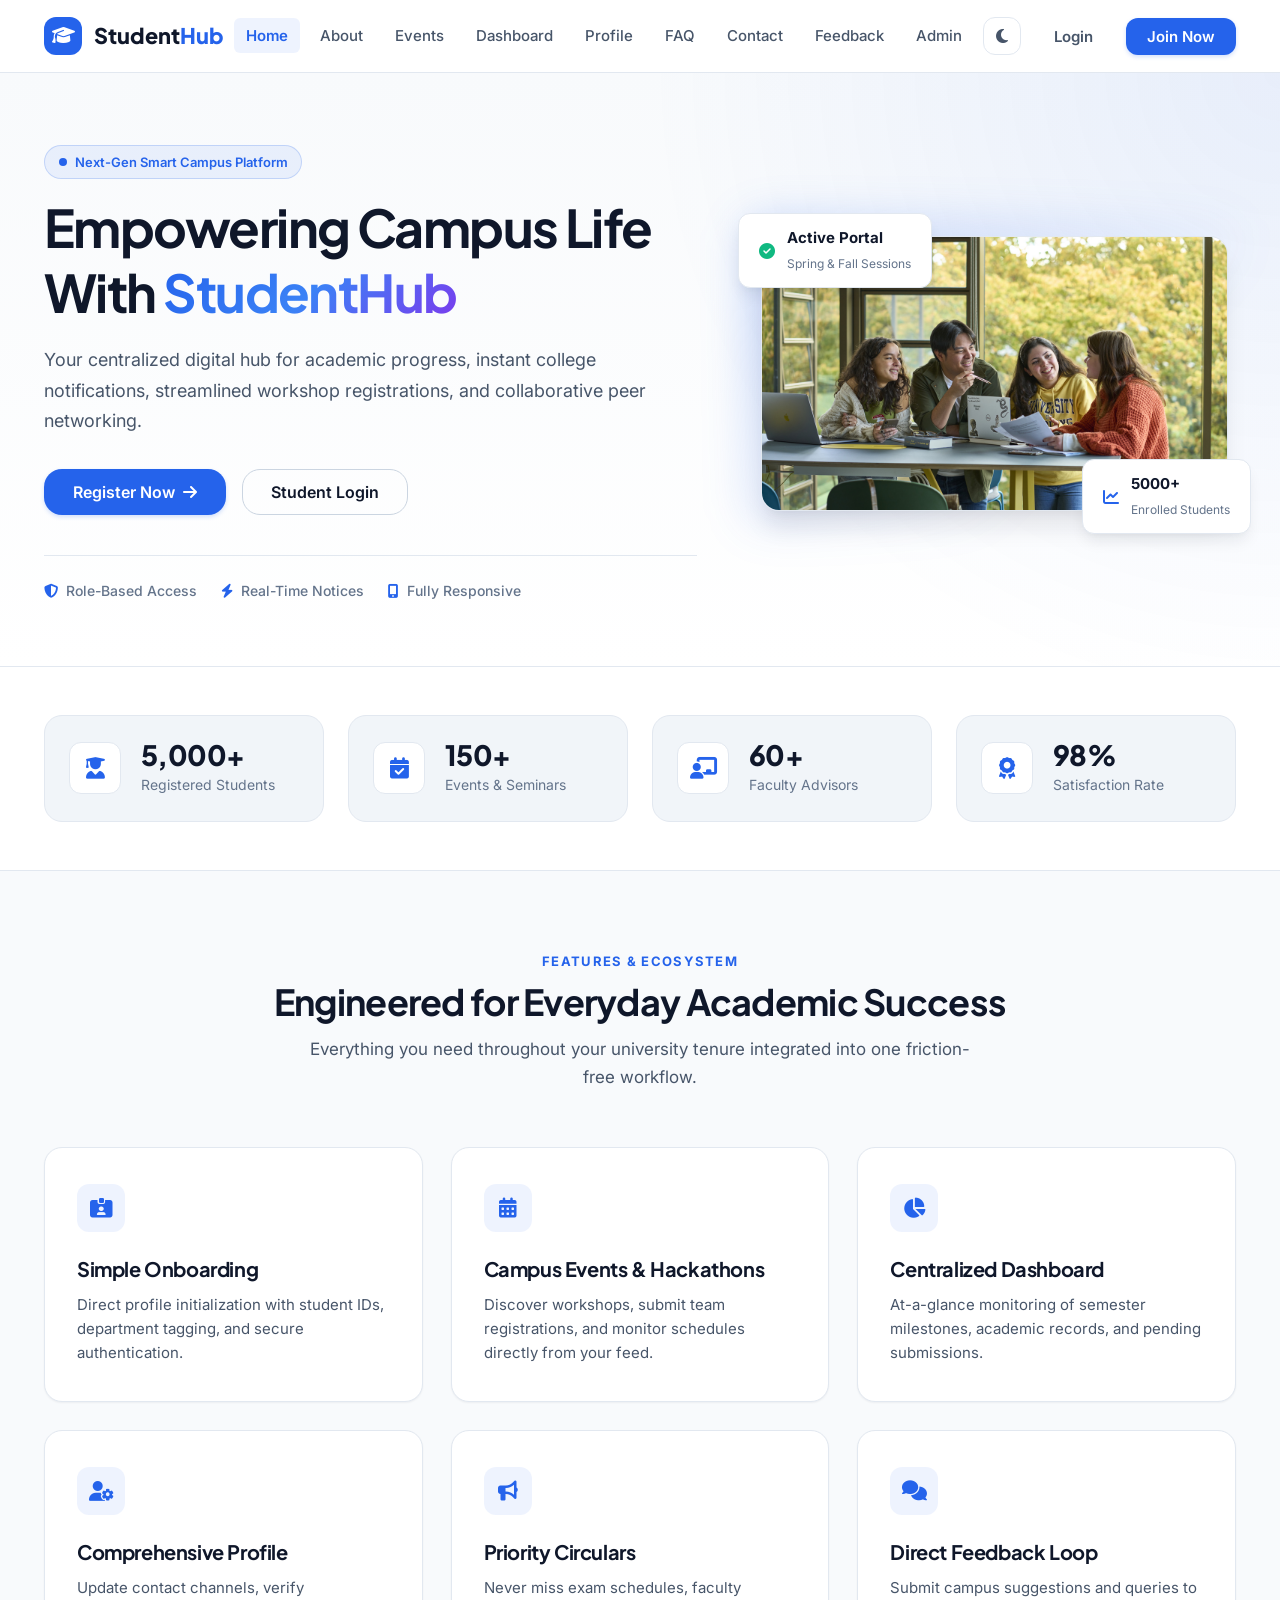
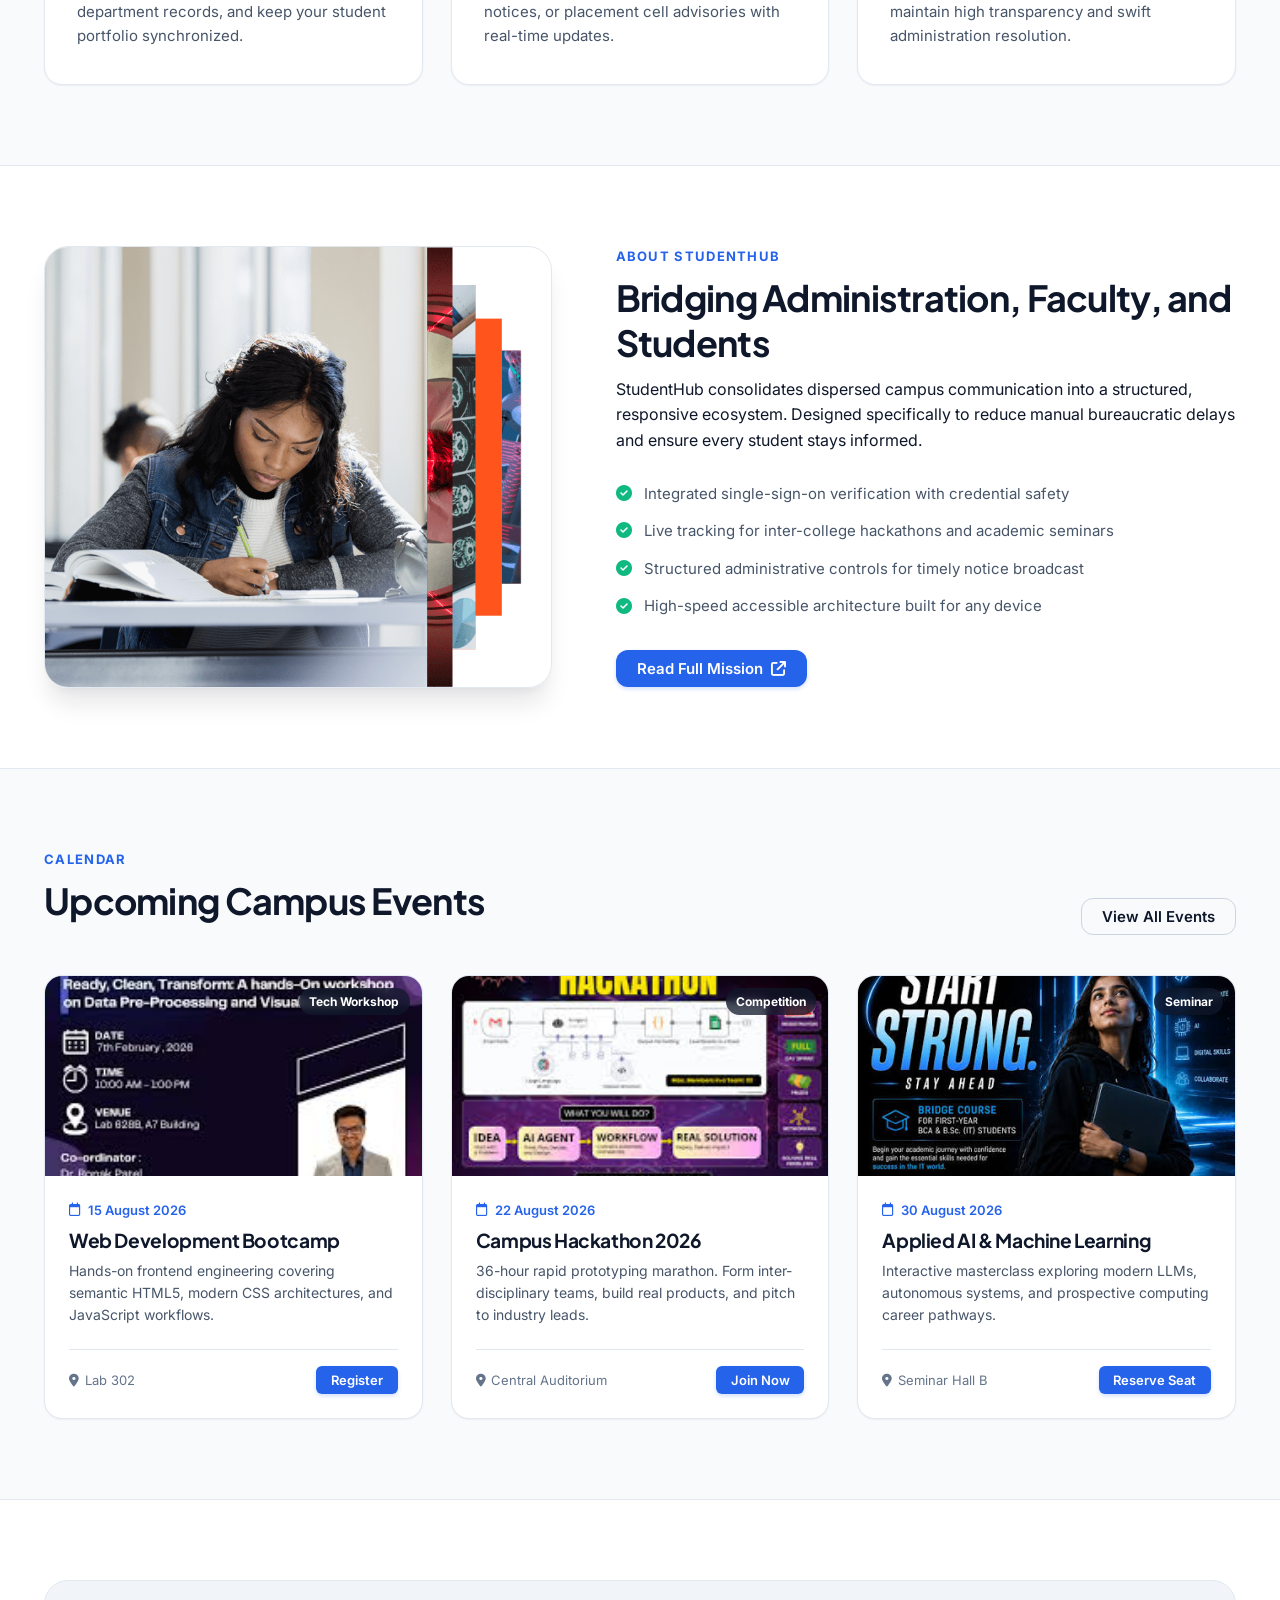
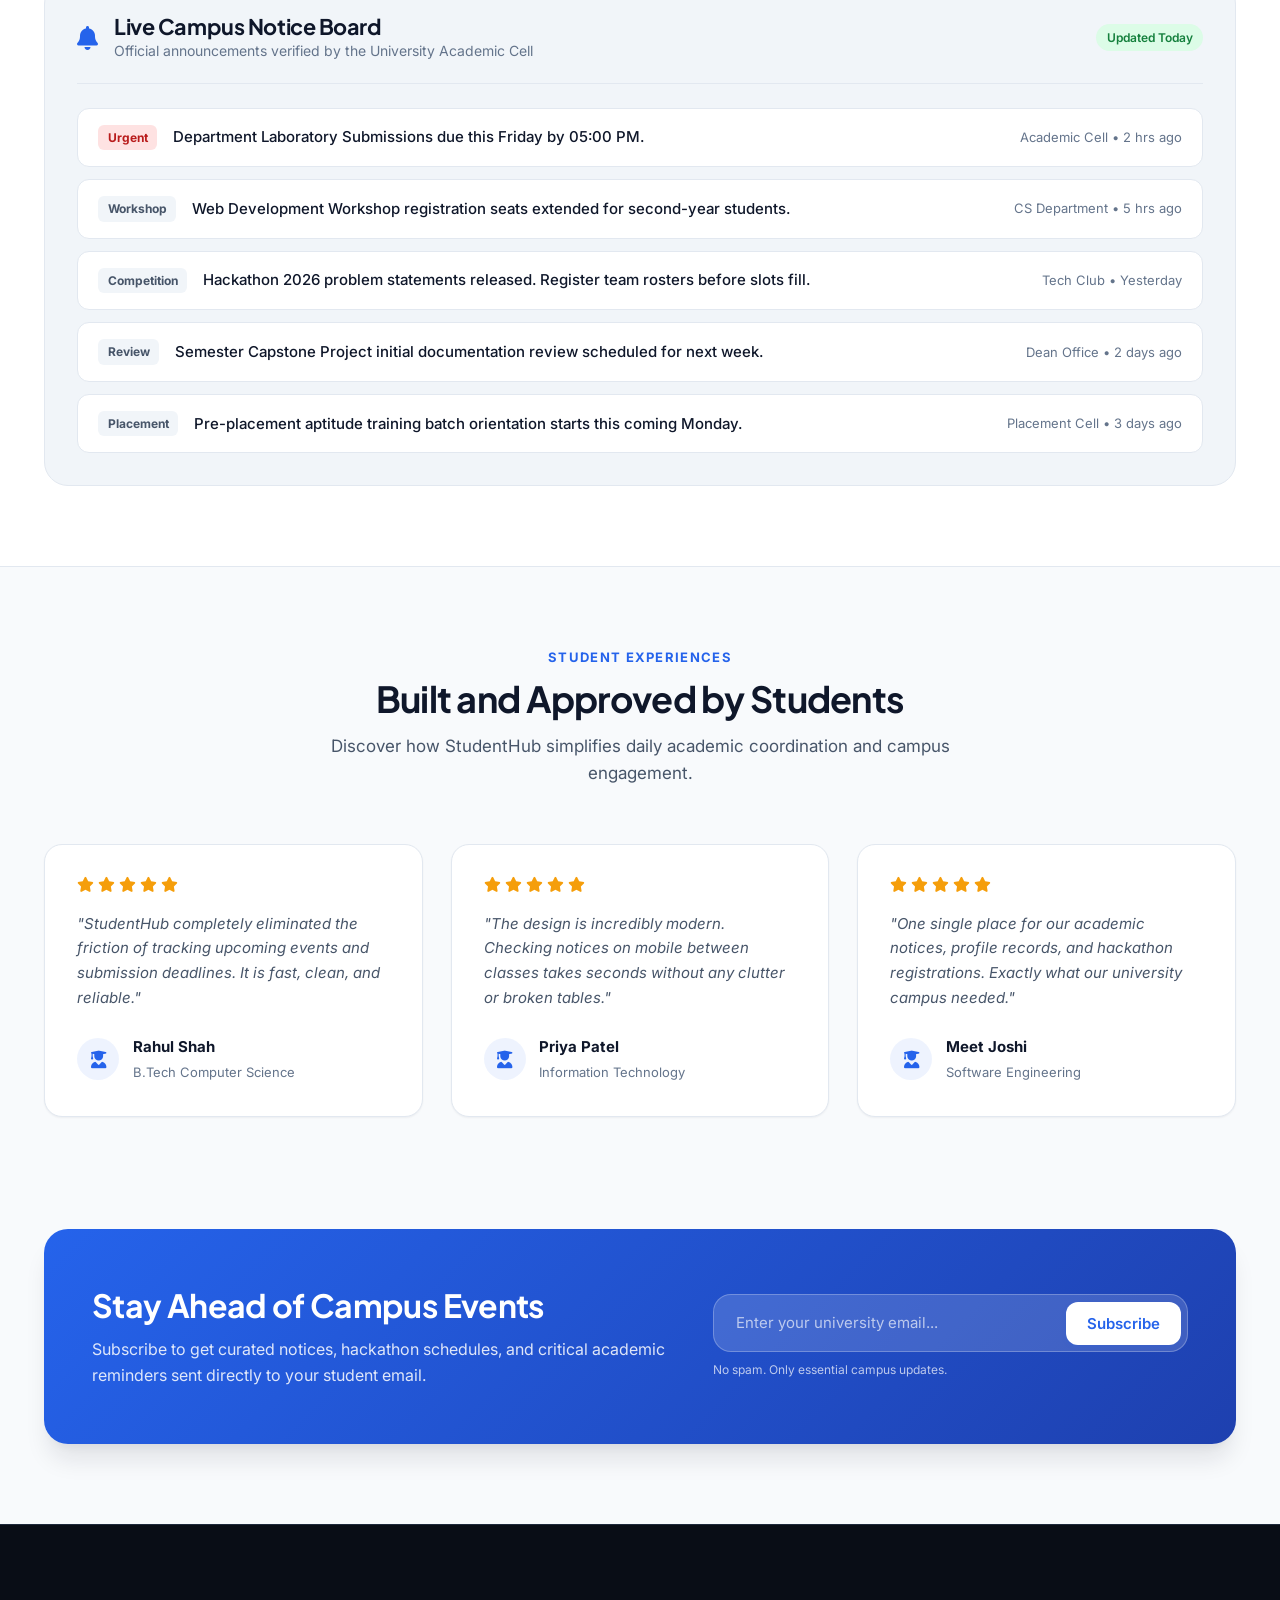
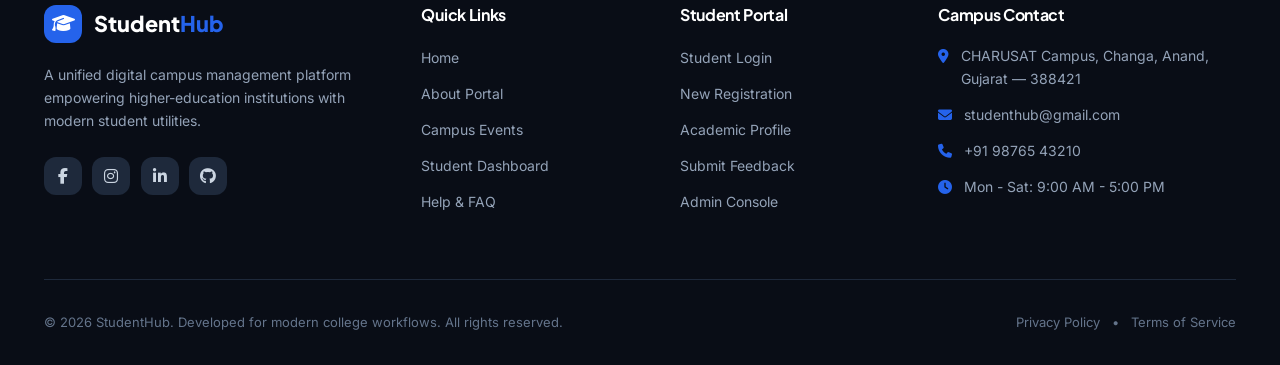
<file: pages/index.html>
<!DOCTYPE html>
<html lang="en" data-theme="light">

<head>
  <meta charset="UTF-8">
  <meta name="viewport" content="width=device-width, initial-scale=1.0">
  <meta http-equiv="X-UA-Compatible" content="IE=edge">
  
  <title>StudentHub — Digital Campus Portal</title>
  <meta name="description" content="StudentHub is a modern, unified digital campus portal for managing academics, campus events, real-time notices, and student profiles.">

  <!-- Favicon -->
  <link rel="icon" href="../image/favicon.ico" type="image/x-icon">

  <!-- Google Fonts: Inter & Plus Jakarta Sans -->
  <link rel="preconnect" href="https://fonts.googleapis.com">
  <link rel="preconnect" href="https://fonts.gstatic.com" crossorigin>
  <link href="https://fonts.googleapis.com/css2?family=Plus+Jakarta+Sans:wght@400;500;600;700;800&family=Inter:wght@300;400;500;600;700&display=swap" rel="stylesheet">

  <!-- Font Awesome Icons -->
  <link rel="stylesheet" href="https://cdnjs.cloudflare.com/ajax/libs/font-awesome/6.6.0/css/all.min.css" integrity="sha512-Kc323vGBEqzTmouAECnVceyQqyqdsSiqLQISBL29aUW4U/M7pSPA/gEUZQqv1cwx4OnYxTxve5UMg5GT6L4JJg==" crossorigin="anonymous" referrerpolicy="no-referrer">

  <!-- Main Stylesheet -->
  <link rel="stylesheet" href="../css/style.css">
</head>

<body>

  <!--================ HEADER / NAVBAR =================-->
  <header class="site-header" id="topHeader">
    <div class="container nav-container">
      
      <!-- Brand Logo -->
      <a href="index.html" class="brand-logo" aria-label="StudentHub Home">
        <div class="logo-icon">
          <i class="fa-solid fa-graduation-cap" aria-hidden="true"></i>
        </div>
        <span class="logo-text">Student<span>Hub</span></span>
      </a>

      <!-- Navigation Links -->
      <nav class="main-nav" id="mainNav" aria-label="Primary Navigation">
        <ul class="nav-list">
          <li><a href="index.html" class="nav-link active" aria-current="page">Home</a></li>
          <li><a href="about.html" class="nav-link">About</a></li>
          <li><a href="events.html" class="nav-link">Events</a></li>
          <li><a href="dashboard.html" class="nav-link">Dashboard</a></li>
          <li><a href="profile.html" class="nav-link">Profile</a></li>
          <li><a href="faq.html" class="nav-link">FAQ</a></li>
          <li><a href="contact.html" class="nav-link">Contact</a></li>
          <li><a href="feedback.html" class="nav-link">Feedback</a></li>
          <li><a href="admin.html" class="nav-link">Admin</a></li>
        </ul>
      </nav>

      <!-- Action Group -->
      <div class="nav-actions">
        <!-- Theme Toggle -->
        <button id="themeToggleBtn" class="theme-toggle" type="button" aria-label="Toggle light and dark mode" title="Toggle Theme">
          <i class="fa-solid fa-moon dark-icon" aria-hidden="true"></i>
          <i class="fa-solid fa-sun light-icon" aria-hidden="true"></i>
        </button>

        <a href="login.html" class="btn btn-ghost">Login</a>
        <a href="registar.html" class="btn btn-primary">Join Now</a>

        <!-- Mobile Hamburger Toggle -->
        <button id="hamburgerBtn" class="hamburger-btn" type="button" aria-expanded="false" aria-controls="mainNav" aria-label="Toggle navigation menu">
          <span class="bar"></span>
          <span class="bar"></span>
          <span class="bar"></span>
        </button>
      </div>

    </div>
  </header>

  <main id="mainContent">

    <!--================ HERO SECTION =================-->
    <section class="hero-section" aria-labelledby="heroTitle">
      <div class="container hero-container">
        
        <div class="hero-content">
          <div class="badge-pill">
            <span class="badge-dot"></span>
            <span>Next-Gen Smart Campus Platform</span>
          </div>

          <h1 id="heroTitle" class="hero-title">
            Empowering Campus Life With <span class="gradient-text">StudentHub</span>
          </h1>

          <p class="hero-description">
            Your centralized digital hub for academic progress, instant college notifications, streamlined workshop registrations, and collaborative peer networking.
          </p>

          <div class="hero-cta-group">
            <a href="registar.html" class="btn btn-primary btn-lg">
              <span>Register Now</span>
              <i class="fa-solid fa-arrow-right" aria-hidden="true"></i>
            </a>
            <a href="login.html" class="btn btn-outline btn-lg">
              <span>Student Login</span>
            </a>
          </div>

          <div class="hero-highlights">
            <div class="highlight-item">
              <i class="fa-solid fa-shield-halved" aria-hidden="true"></i>
              <span>Role-Based Access</span>
            </div>
            <div class="highlight-item">
              <i class="fa-solid fa-bolt" aria-hidden="true"></i>
              <span>Real-Time Notices</span>
            </div>
            <div class="highlight-item">
              <i class="fa-solid fa-mobile-screen-button" aria-hidden="true"></i>
              <span>Fully Responsive</span>
            </div>
          </div>
        </div>

        <div class="hero-media">
          <div class="image-card-wrapper">
            <div class="image-backdrop-glow" aria-hidden="true"></div>
            <img src="../image/DSC2576.jpg" alt="University students collaborating with laptops on campus" class="hero-img" loading="eager">
            
            <div class="floating-stat-badge badge-top">
              <i class="fa-solid fa-circle-check text-success" aria-hidden="true"></i>
              <div>
                <strong>Active Portal</strong>
                <span>Spring & Fall Sessions</span>
              </div>
            </div>

            <div class="floating-stat-badge badge-bottom">
              <i class="fa-solid fa-chart-line text-primary" aria-hidden="true"></i>
              <div>
                <strong>5000+</strong>
                <span>Enrolled Students</span>
              </div>
            </div>
          </div>
        </div>

      </div>
    </section>

    <!--================ STATISTICS BAR =================-->
    <section class="stats-section" aria-label="Campus Statistics">
      <div class="container">
        <div class="stats-grid">
          
          <div class="stat-card">
            <div class="stat-icon-wrap"><i class="fa-solid fa-user-graduate" aria-hidden="true"></i></div>
            <div class="stat-content">
              <h2 class="stat-number">5,000+</h2>
              <p class="stat-label">Registered Students</p>
            </div>
          </div>

          <div class="stat-card">
            <div class="stat-icon-wrap"><i class="fa-solid fa-calendar-check" aria-hidden="true"></i></div>
            <div class="stat-content">
              <h2 class="stat-number">150+</h2>
              <p class="stat-label">Events & Seminars</p>
            </div>
          </div>

          <div class="stat-card">
            <div class="stat-icon-wrap"><i class="fa-solid fa-chalkboard-user" aria-hidden="true"></i></div>
            <div class="stat-content">
              <h2 class="stat-number">60+</h2>
              <p class="stat-label">Faculty Advisors</p>
            </div>
          </div>

          <div class="stat-card">
            <div class="stat-icon-wrap"><i class="fa-solid fa-award" aria-hidden="true"></i></div>
            <div class="stat-content">
              <h2 class="stat-number">98%</h2>
              <p class="stat-label">Satisfaction Rate</p>
            </div>
          </div>

        </div>
      </div>
    </section>

    <!--================ CORE FEATURES =================-->
    <section class="features-section" aria-labelledby="featuresTitle">
      <div class="container">
        
        <div class="section-header text-center">
          <span class="section-subtitle">Features & Ecosystem</span>
          <h2 id="featuresTitle" class="section-title">Engineered for Everyday Academic Success</h2>
          <p class="section-description">
            Everything you need throughout your university tenure integrated into one friction-free workflow.
          </p>
        </div>

        <div class="features-grid">
          
          <div class="feature-card">
            <div class="feature-icon"><i class="fa-solid fa-id-card-clip" aria-hidden="true"></i></div>
            <h3>Simple Onboarding</h3>
            <p>Direct profile initialization with student IDs, department tagging, and secure authentication.</p>
          </div>

          <div class="feature-card">
            <div class="feature-icon"><i class="fa-solid fa-calendar-days" aria-hidden="true"></i></div>
            <h3>Campus Events & Hackathons</h3>
            <p>Discover workshops, submit team registrations, and monitor schedules directly from your feed.</p>
          </div>

          <div class="feature-card">
            <div class="feature-icon"><i class="fa-solid fa-chart-pie" aria-hidden="true"></i></div>
            <h3>Centralized Dashboard</h3>
            <p>At-a-glance monitoring of semester milestones, academic records, and pending submissions.</p>
          </div>

          <div class="feature-card">
            <div class="feature-icon"><i class="fa-solid fa-user-gear" aria-hidden="true"></i></div>
            <h3>Comprehensive Profile</h3>
            <p>Update contact channels, verify department records, and keep your student portfolio synchronized.</p>
          </div>

          <div class="feature-card">
            <div class="feature-icon"><i class="fa-solid fa-bullhorn" aria-hidden="true"></i></div>
            <h3>Priority Circulars</h3>
            <p>Never miss exam schedules, faculty notices, or placement cell advisories with real-time updates.</p>
          </div>

          <div class="feature-card">
            <div class="feature-icon"><i class="fa-solid fa-comments" aria-hidden="true"></i></div>
            <h3>Direct Feedback Loop</h3>
            <p>Submit campus suggestions and queries to maintain high transparency and swift administration resolution.</p>
          </div>

        </div>

      </div>
    </section>

    <!--================ ABOUT OVERVIEW =================-->
    <section class="about-overview-section" aria-labelledby="aboutOverviewTitle">
      <div class="container about-grid">
        
        <div class="about-media">
          <div class="about-media-frame">
            <img src="../image/Medical_Student2-min.webp" alt="University student in campus discussion" class="about-img" loading="lazy">
          </div>
        </div>

        <div class="about-content">
          <span class="section-subtitle">About StudentHub</span>
          <h2 id="aboutOverviewTitle" class="section-title">Bridging Administration, Faculty, and Students</h2>
          <p>
            StudentHub consolidates dispersed campus communication into a structured, responsive ecosystem. Designed specifically to reduce manual bureaucratic delays and ensure every student stays informed.
          </p>

          <ul class="feature-checklist">
            <li>
              <i class="fa-solid fa-circle-check" aria-hidden="true"></i>
              <span>Integrated single-sign-on verification with credential safety</span>
            </li>
            <li>
              <i class="fa-solid fa-circle-check" aria-hidden="true"></i>
              <span>Live tracking for inter-college hackathons and academic seminars</span>
            </li>
            <li>
              <i class="fa-solid fa-circle-check" aria-hidden="true"></i>
              <span>Structured administrative controls for timely notice broadcast</span>
            </li>
            <li>
              <i class="fa-solid fa-circle-check" aria-hidden="true"></i>
              <span>High-speed accessible architecture built for any device</span>
            </li>
          </ul>

          <div class="about-actions">
            <a href="about.html" class="btn btn-primary">
              <span>Read Full Mission</span>
              <i class="fa-solid fa-arrow-up-right-from-square" aria-hidden="true"></i>
            </a>
          </div>
        </div>

      </div>
    </section>

    <!--================ UPCOMING EVENTS =================-->
    <section class="events-preview-section" aria-labelledby="eventsPreviewTitle">
      <div class="container">
        
        <div class="section-header-flex">
          <div>
            <span class="section-subtitle">Calendar</span>
            <h2 id="eventsPreviewTitle" class="section-title">Upcoming Campus Events</h2>
          </div>
          <a href="events.html" class="btn btn-outline">View All Events</a>
        </div>

        <div class="events-grid">
          
          <!-- Event 1 -->
          <article class="event-card">
            <div class="event-thumbnail-wrap">
              <img src="../image/workshop.jpg" alt="Web Development workshop banner" class="event-thumb" loading="lazy">
              <span class="event-badge">Tech Workshop</span>
            </div>
            <div class="event-body">
              <div class="event-date">
                <i class="fa-regular fa-calendar" aria-hidden="true"></i>
                <time datetime="2026-08-15">15 August 2026</time>
              </div>
              <h3 class="event-heading">Web Development Bootcamp</h3>
              <p class="event-snippet">
                Hands-on frontend engineering covering semantic HTML5, modern CSS architectures, and JavaScript workflows.
              </p>
              <div class="event-footer">
                <span class="event-venue"><i class="fa-solid fa-location-dot" aria-hidden="true"></i> Lab 302</span>
                <a href="events.html" class="btn btn-primary btn-sm">Register</a>
              </div>
            </div>
          </article>

          <!-- Event 2 -->
          <article class="event-card">
            <div class="event-thumbnail-wrap">
              <img src="../image/hackthon.jpg" alt="Hackathon 2026 event banner" class="event-thumb" loading="lazy">
              <span class="event-badge">Competition</span>
            </div>
            <div class="event-body">
              <div class="event-date">
                <i class="fa-regular fa-calendar" aria-hidden="true"></i>
                <time datetime="2026-08-22">22 August 2026</time>
              </div>
              <h3 class="event-heading">Campus Hackathon 2026</h3>
              <p class="event-snippet">
                36-hour rapid prototyping marathon. Form inter-disciplinary teams, build real products, and pitch to industry leads.
              </p>
              <div class="event-footer">
                <span class="event-venue"><i class="fa-solid fa-location-dot" aria-hidden="true"></i> Central Auditorium</span>
                <a href="events.html" class="btn btn-primary btn-sm">Join Now</a>
              </div>
            </div>
          </article>

          <!-- Event 3 -->
          <article class="event-card">
            <div class="event-thumbnail-wrap">
              <img src="../image/ai.jpg" alt="AI Seminar promotional poster" class="event-thumb" loading="lazy">
              <span class="event-badge">Seminar</span>
            </div>
            <div class="event-body">
              <div class="event-date">
                <i class="fa-regular fa-calendar" aria-hidden="true"></i>
                <time datetime="2026-08-30">30 August 2026</time>
              </div>
              <h3 class="event-heading">Applied AI & Machine Learning</h3>
              <p class="event-snippet">
                Interactive masterclass exploring modern LLMs, autonomous systems, and prospective computing career pathways.
              </p>
              <div class="event-footer">
                <span class="event-venue"><i class="fa-solid fa-location-dot" aria-hidden="true"></i> Seminar Hall B</span>
                <a href="events.html" class="btn btn-primary btn-sm">Reserve Seat</a>
              </div>
            </div>
          </article>

        </div>

      </div>
    </section>

    <!--================ CAMPUS NOTICE BOARD =================-->
    <section class="notices-section" aria-labelledby="noticesTitle">
      <div class="container">
        <div class="notice-board-wrapper">
          
          <div class="notice-board-header">
            <div class="notice-header-left">
              <i class="fa-solid fa-bell notice-bell-icon" aria-hidden="true"></i>
              <div>
                <h2 id="noticesTitle" class="notice-title">Live Campus Notice Board</h2>
                <p class="notice-subtitle">Official announcements verified by the University Academic Cell</p>
              </div>
            </div>
            <span class="status-indicator">Updated Today</span>
          </div>

          <div class="notice-list-container">
            <ul class="notice-list" role="list">
              <li class="notice-item priority-high">
                <div class="notice-tag">Urgent</div>
                <div class="notice-info">
                  <span class="notice-text">Department Laboratory Submissions due this Friday by 05:00 PM.</span>
                  <span class="notice-timestamp">Academic Cell • 2 hrs ago</span>
                </div>
              </li>
              <li class="notice-item">
                <div class="notice-tag">Workshop</div>
                <div class="notice-info">
                  <span class="notice-text">Web Development Workshop registration seats extended for second-year students.</span>
                  <span class="notice-timestamp">CS Department • 5 hrs ago</span>
                </div>
              </li>
              <li class="notice-item">
                <div class="notice-tag">Competition</div>
                <div class="notice-info">
                  <span class="notice-text">Hackathon 2026 problem statements released. Register team rosters before slots fill.</span>
                  <span class="notice-timestamp">Tech Club • Yesterday</span>
                </div>
              </li>
              <li class="notice-item">
                <div class="notice-tag">Review</div>
                <div class="notice-info">
                  <span class="notice-text">Semester Capstone Project initial documentation review scheduled for next week.</span>
                  <span class="notice-timestamp">Dean Office • 2 days ago</span>
                </div>
              </li>
              <li class="notice-item">
                <div class="notice-tag">Placement</div>
                <div class="notice-info">
                  <span class="notice-text">Pre-placement aptitude training batch orientation starts this coming Monday.</span>
                  <span class="notice-timestamp">Placement Cell • 3 days ago</span>
                </div>
              </li>
            </ul>
          </div>

        </div>
      </div>
    </section>

    <!--================ TESTIMONIALS =================-->
    <section class="testimonials-section" aria-labelledby="testimonialsTitle">
      <div class="container">
        
        <div class="section-header text-center">
          <span class="section-subtitle">Student Experiences</span>
          <h2 id="testimonialsTitle" class="section-title">Built and Approved by Students</h2>
          <p class="section-description">
            Discover how StudentHub simplifies daily academic coordination and campus engagement.
          </p>
        </div>

        <div class="testimonials-grid">
          
          <div class="testimonial-card">
            <div class="rating-stars" aria-label="5 out of 5 stars">
              <i class="fa-solid fa-star"></i><i class="fa-solid fa-star"></i><i class="fa-solid fa-star"></i><i class="fa-solid fa-star"></i><i class="fa-solid fa-star"></i>
            </div>
            <blockquote class="testimonial-quote">
              "StudentHub completely eliminated the friction of tracking upcoming events and submission deadlines. It is fast, clean, and reliable."
            </blockquote>
            <div class="testimonial-author">
              <div class="author-avatar"><i class="fa-solid fa-user-graduate"></i></div>
              <div>
                <cite class="author-name">Rahul Shah</cite>
                <span class="author-meta">B.Tech Computer Science</span>
              </div>
            </div>
          </div>

          <div class="testimonial-card">
            <div class="rating-stars" aria-label="5 out of 5 stars">
              <i class="fa-solid fa-star"></i><i class="fa-solid fa-star"></i><i class="fa-solid fa-star"></i><i class="fa-solid fa-star"></i><i class="fa-solid fa-star"></i>
            </div>
            <blockquote class="testimonial-quote">
              "The design is incredibly modern. Checking notices on mobile between classes takes seconds without any clutter or broken tables."
            </blockquote>
            <div class="testimonial-author">
              <div class="author-avatar"><i class="fa-solid fa-user-graduate"></i></div>
              <div>
                <cite class="author-name">Priya Patel</cite>
                <span class="author-meta">Information Technology</span>
              </div>
            </div>
          </div>

          <div class="testimonial-card">
            <div class="rating-stars" aria-label="5 out of 5 stars">
              <i class="fa-solid fa-star"></i><i class="fa-solid fa-star"></i><i class="fa-solid fa-star"></i><i class="fa-solid fa-star"></i><i class="fa-solid fa-star"></i>
            </div>
            <blockquote class="testimonial-quote">
              "One single place for our academic notices, profile records, and hackathon registrations. Exactly what our university campus needed."
            </blockquote>
            <div class="testimonial-author">
              <div class="author-avatar"><i class="fa-solid fa-user-graduate"></i></div>
              <div>
                <cite class="author-name">Meet Joshi</cite>
                <span class="author-meta">Software Engineering</span>
              </div>
            </div>
          </div>

        </div>

      </div>
    </section>

    <!--================ NEWSLETTER CALLOUT =================-->
    <section class="newsletter-section" aria-labelledby="newsletterTitle">
      <div class="container">
        <div class="newsletter-card">
          <div class="newsletter-content">
            <h2 id="newsletterTitle" class="newsletter-title">Stay Ahead of Campus Events</h2>
            <p class="newsletter-text">
              Subscribe to get curated notices, hackathon schedules, and critical academic reminders sent directly to your student email.
            </p>
          </div>
          
          <form class="newsletter-form" action="#" method="POST" onsubmit="return false;">
            <div class="form-input-group">
              <label for="newsletterEmail" class="sr-only">Email address</label>
              <input type="email" id="newsletterEmail" name="email" class="form-control" placeholder="Enter your university email..." required autocomplete="email">
              <button type="submit" class="btn btn-primary">Subscribe</button>
            </div>
            <span class="form-hint">No spam. Only essential campus updates.</span>
          </form>
        </div>
      </div>
    </section>

  </main>

  <!--================ SITE FOOTER =================-->
  <footer class="site-footer" role="contentinfo">
    <div class="container">
      <div class="footer-grid">
        
        <!-- Column 1: Brand -->
        <div class="footer-col brand-col">
          <a href="index.html" class="brand-logo footer-logo">
            <div class="logo-icon"><i class="fa-solid fa-graduation-cap"></i></div>
            <span class="logo-text">Student<span>Hub</span></span>
          </a>
          <p class="footer-bio">
            A unified digital campus management platform empowering higher-education institutions with modern student utilities.
          </p>
          <div class="social-links" aria-label="Social media links">
            <a href="#" class="social-btn" aria-label="Facebook"><i class="fab fa-facebook-f"></i></a>
            <a href="#" class="social-btn" aria-label="Instagram"><i class="fab fa-instagram"></i></a>
            <a href="#" class="social-btn" aria-label="LinkedIn"><i class="fab fa-linkedin-in"></i></a>
            <a href="#" class="social-btn" aria-label="GitHub"><i class="fab fa-github"></i></a>
          </div>
        </div>

        <!-- Column 2: Navigation -->
        <div class="footer-col">
          <h3 class="footer-heading">Quick Links</h3>
          <ul class="footer-links">
            <li><a href="index.html">Home</a></li>
            <li><a href="about.html">About Portal</a></li>
            <li><a href="events.html">Campus Events</a></li>
            <li><a href="dashboard.html">Student Dashboard</a></li>
            <li><a href="faq.html">Help & FAQ</a></li>
          </ul>
        </div>

        <!-- Column 3: Portals & Access -->
        <div class="footer-col">
          <h3 class="footer-heading">Student Portal</h3>
          <ul class="footer-links">
            <li><a href="login.html">Student Login</a></li>
            <li><a href="registar.html">New Registration</a></li>
            <li><a href="profile.html">Academic Profile</a></li>
            <li><a href="feedback.html">Submit Feedback</a></li>
            <li><a href="admin.html">Admin Console</a></li>
          </ul>
        </div>

        <!-- Column 4: Contact -->
        <div class="footer-col">
          <h3 class="footer-heading">Campus Contact</h3>
          <ul class="footer-contact-list">
            <li>
              <i class="fa-solid fa-location-dot" aria-hidden="true"></i>
              <span>CHARUSAT Campus, Changa, Anand, Gujarat — 388421</span>
            </li>
            <li>
              <i class="fa-solid fa-envelope" aria-hidden="true"></i>
              <a href="mailto:studenthub@gmail.com">studenthub@gmail.com</a>
            </li>
            <li>
              <i class="fa-solid fa-phone" aria-hidden="true"></i>
              <a href="tel:+919876543210">+91 98765 43210</a>
            </li>
            <li>
              <i class="fa-solid fa-clock" aria-hidden="true"></i>
              <span>Mon - Sat: 9:00 AM - 5:00 PM</span>
            </li>
          </ul>
        </div>

      </div>

      <div class="footer-bottom">
        <p class="copyright-text">
          &copy; 2026 StudentHub. Developed for modern college workflows. All rights reserved.
        </p>
        <div class="footer-legal">
          <a href="faq.html">Privacy Policy</a>
          <span>•</span>
          <a href="faq.html">Terms of Service</a>
        </div>
      </div>
    </div>
  </footer>

  <!-- Main JavaScript File -->
  <script src="../js/script.js"></script>
</body>

</html>
</file>
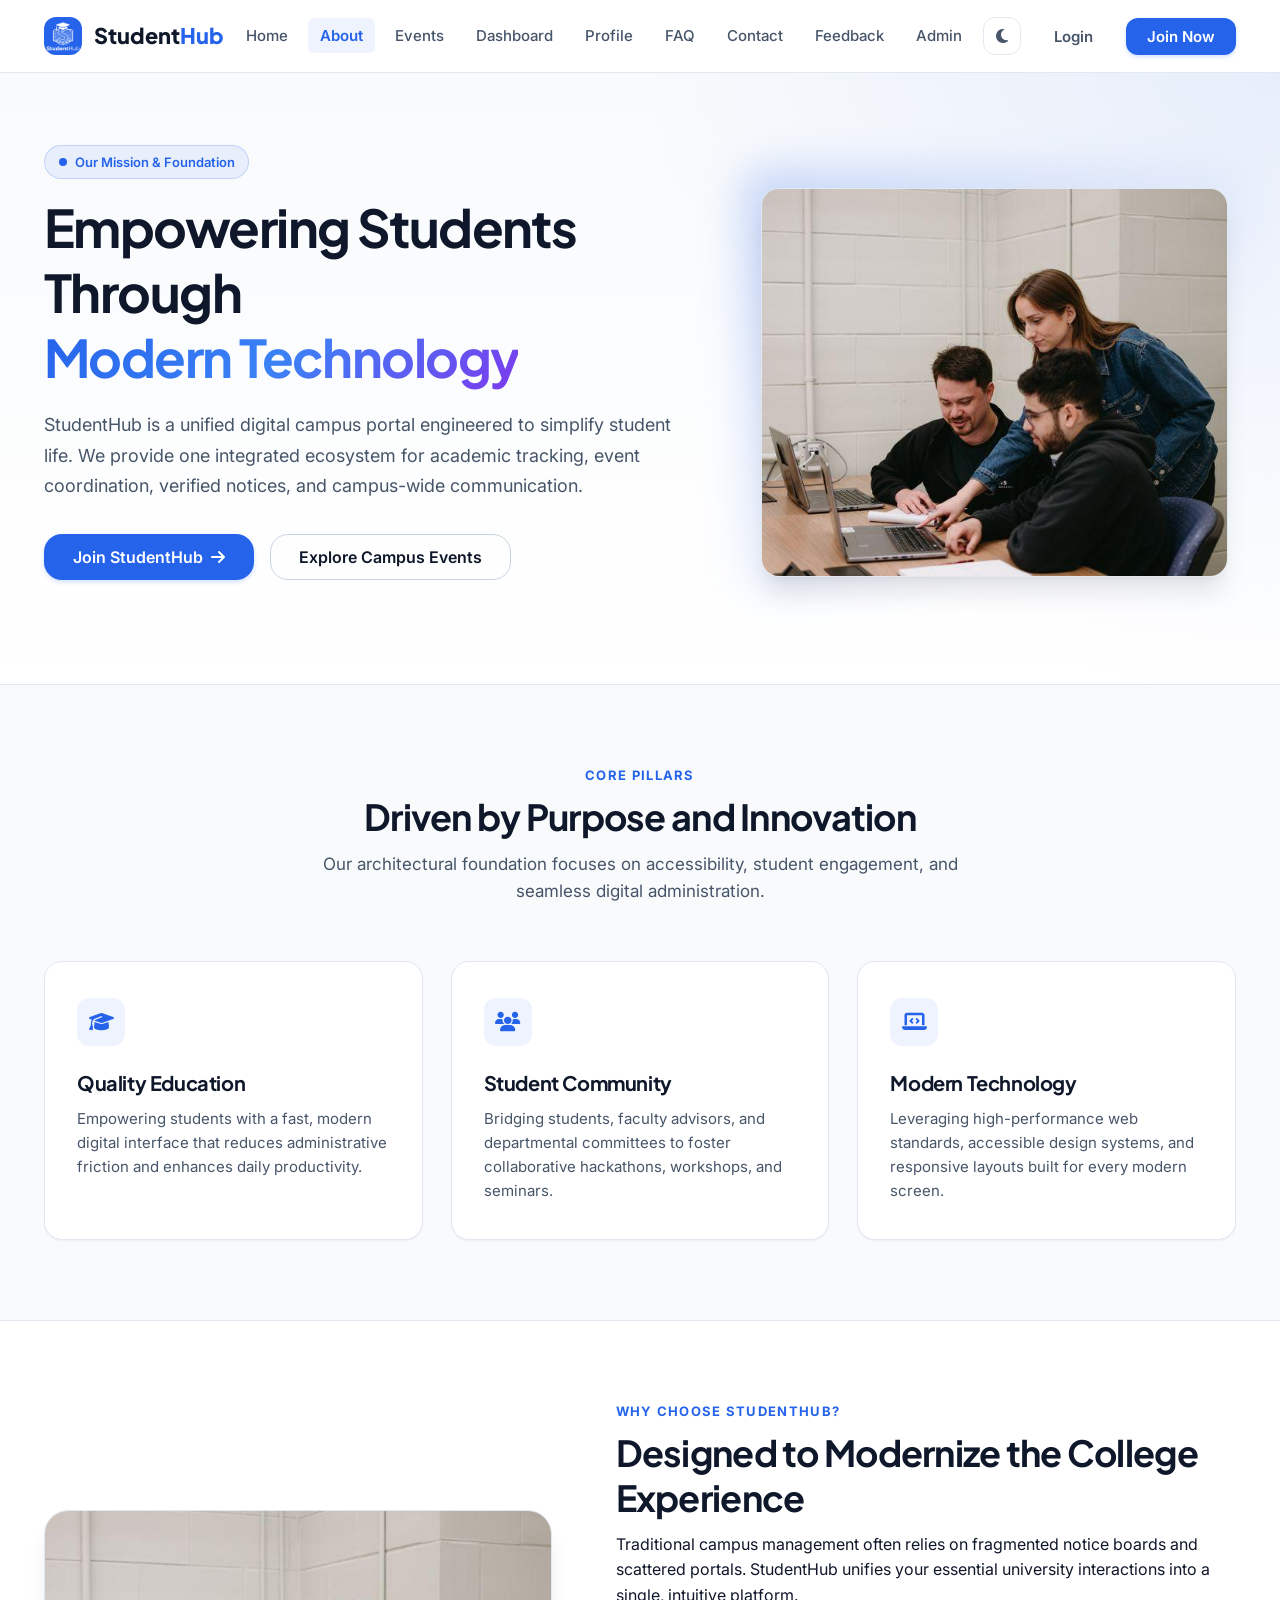
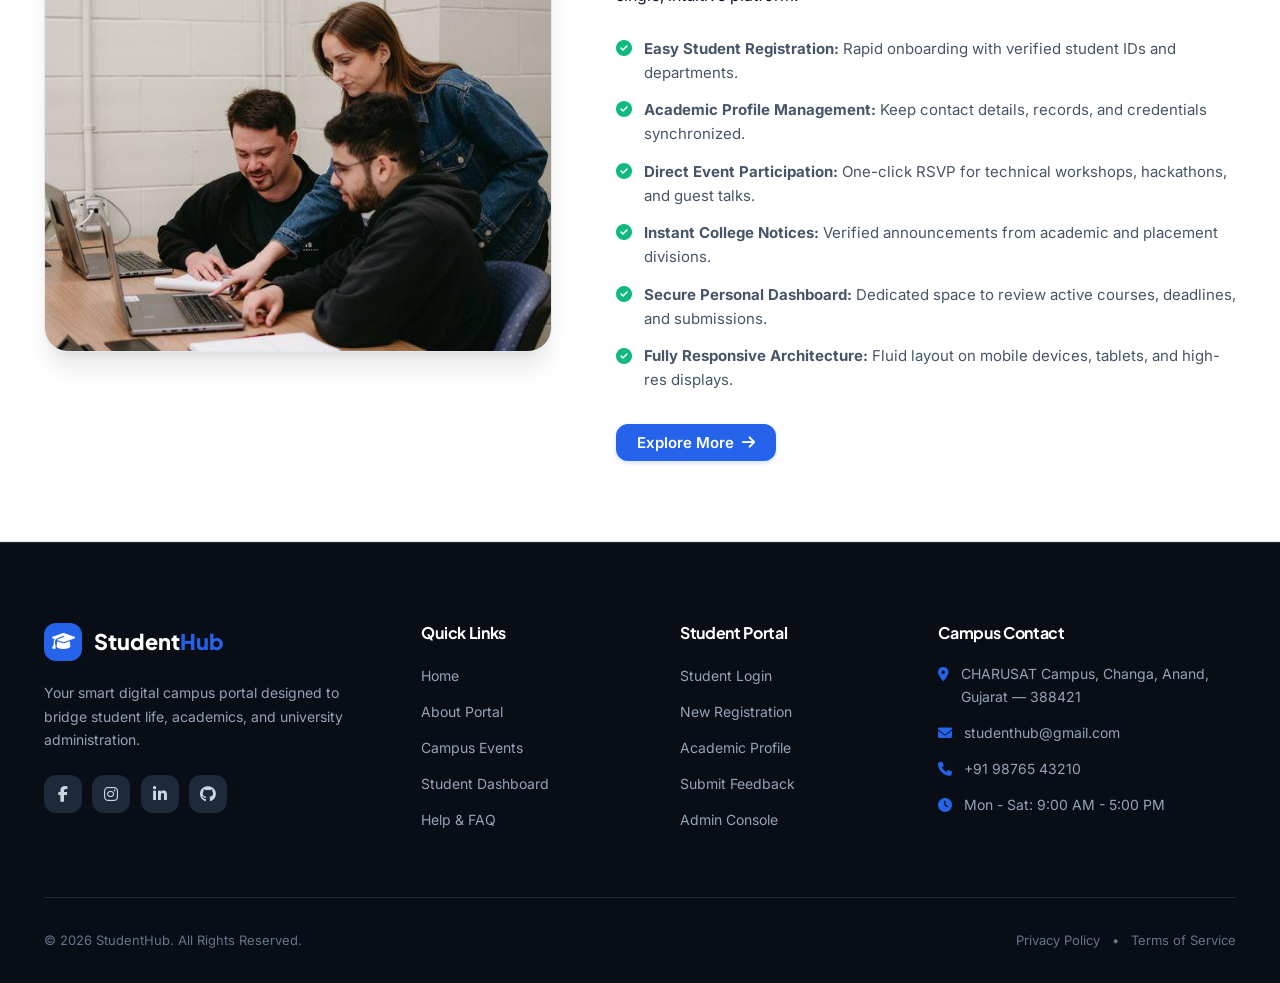
<file: pages/about.html>
<!DOCTYPE html>
<html lang="en" data-theme="light">

<head>
  <meta charset="UTF-8">
  <meta name="viewport" content="width=device-width, initial-scale=1.0">
  <meta http-equiv="X-UA-Compatible" content="IE=edge">
  
  <title>About Us — StudentHub</title>
  <meta name="description" content="Discover the mission, core values, and technological ecosystem behind StudentHub — your smart digital campus portal.">

  <!-- Favicon -->
  <link rel="icon" href="../image/favicon.ico" type="image/x-icon">

  <!-- Google Fonts: Plus Jakarta Sans & Inter -->
  <link rel="preconnect" href="https://fonts.googleapis.com">
  <link rel="preconnect" href="https://fonts.gstatic.com" crossorigin>
  <link href="https://fonts.googleapis.com/css2?family=Plus+Jakarta+Sans:wght@400;500;600;700;800&family=Inter:wght@300;400;500;600;700&display=swap" rel="stylesheet">

  <!-- Font Awesome Icons -->
  <link rel="stylesheet" href="https://cdnjs.cloudflare.com/ajax/libs/font-awesome/6.6.0/css/all.min.css" integrity="sha512-Kc323vGBEqzTmouAECnVceyQqyqdsSiqLQISBL29aUW4U/M7pSPA/gEUZQqv1cwx4OnYxTxve5UMg5GT6L4JJg==" crossorigin="anonymous" referrerpolicy="no-referrer">

  <!-- Main Stylesheet -->
  <link rel="stylesheet" href="../css/style.css">
</head>

<body>

  <!--================ HEADER / NAVBAR =================-->
  <header class="site-header" id="topHeader">
    <div class="container nav-container">
      
      <!-- Brand Logo -->
      <a href="index.html" class="brand-logo" aria-label="StudentHub Home">
        <div class="logo-icon">
          <img src="../image/StudentHub LOGO.png" alt="StudentHub Logo" class="brand-img-logo" onerror="this.style.display='none'; this.nextElementSibling.style.display='inline-block';">
          <i class="fa-solid fa-graduation-cap" aria-hidden="true" style="display: none;"></i>
        </div>
        <span class="logo-text">Student<span>Hub</span></span>
      </a>

      <!-- Navigation Links -->
      <nav class="main-nav" id="mainNav" aria-label="Primary Navigation">
        <ul class="nav-list">
          <li><a href="index.html" class="nav-link">Home</a></li>
          <li><a href="about.html" class="nav-link active" aria-current="page">About</a></li>
          <li><a href="events.html" class="nav-link">Events</a></li>
          <li><a href="dashboard.html" class="nav-link">Dashboard</a></li>
          <li><a href="profile.html" class="nav-link">Profile</a></li>
          <li><a href="faq.html" class="nav-link">FAQ</a></li>
          <li><a href="contact.html" class="nav-link">Contact</a></li>
          <li><a href="feedback.html" class="nav-link">Feedback</a></li>
          <li><a href="admin.html" class="nav-link">Admin</a></li>
        </ul>
      </nav>

      <!-- Action Group -->
      <div class="nav-actions">
        <!-- Theme Toggle -->
        <button id="themeToggleBtn" class="theme-toggle" type="button" aria-label="Toggle light and dark mode" title="Toggle Theme">
          <i class="fa-solid fa-moon dark-icon" aria-hidden="true"></i>
          <i class="fa-solid fa-sun light-icon" aria-hidden="true"></i>
        </button>

        <a href="login.html" class="btn btn-ghost">Login</a>
        <a href="registar.html" class="btn btn-primary">Join Now</a>

        <!-- Mobile Hamburger Toggle -->
        <button id="hamburgerBtn" class="hamburger-btn" type="button" aria-expanded="false" aria-controls="mainNav" aria-label="Toggle navigation menu">
          <span class="bar"></span>
          <span class="bar"></span>
          <span class="bar"></span>
        </button>
      </div>

    </div>
  </header>

  <main id="mainContent">

    <!--================ ABOUT HERO SECTION =================-->
    <section class="hero-section page-hero" aria-labelledby="aboutHeroTitle">
      <div class="container hero-container">
        
        <div class="hero-content">
          <div class="badge-pill">
            <span class="badge-dot"></span>
            <span>Our Mission & Foundation</span>
          </div>

          <h1 id="aboutHeroTitle" class="hero-title">
            Empowering Students Through <span class="gradient-text">Modern Technology</span>
          </h1>

          <p class="hero-description">
            StudentHub is a unified digital campus portal engineered to simplify student life. We provide one integrated ecosystem for academic tracking, event coordination, verified notices, and campus-wide communication.
          </p>

          <div class="hero-cta-group">
            <a href="registar.html" class="btn btn-primary btn-lg">
              <span>Join StudentHub</span>
              <i class="fa-solid fa-arrow-right" aria-hidden="true"></i>
            </a>
            <a href="events.html" class="btn btn-outline btn-lg">
              <span>Explore Campus Events</span>
            </a>
          </div>
        </div>

        <div class="hero-media">
          <div class="image-card-wrapper">
            <div class="image-backdrop-glow" aria-hidden="true"></div>
            <img src="../image/image.png" alt="University campus environment and student collaboration" class="hero-img" loading="eager">
          </div>
        </div>

      </div>
    </section>

    <!--================ OUR MISSION PILLARS =================-->
    <section class="features-section" aria-labelledby="missionTitle">
      <div class="container">
        
        <div class="section-header text-center">
          <span class="section-subtitle">Core Pillars</span>
          <h2 id="missionTitle" class="section-title">Driven by Purpose and Innovation</h2>
          <p class="section-description">
            Our architectural foundation focuses on accessibility, student engagement, and seamless digital administration.
          </p>
        </div>

        <div class="features-grid">
          
          <div class="feature-card">
            <div class="feature-icon"><i class="fa-solid fa-graduation-cap" aria-hidden="true"></i></div>
            <h3>Quality Education</h3>
            <p>Empowering students with a fast, modern digital interface that reduces administrative friction and enhances daily productivity.</p>
          </div>

          <div class="feature-card">
            <div class="feature-icon"><i class="fa-solid fa-users" aria-hidden="true"></i></div>
            <h3>Student Community</h3>
            <p>Bridging students, faculty advisors, and departmental committees to foster collaborative hackathons, workshops, and seminars.</p>
          </div>

          <div class="feature-card">
            <div class="feature-icon"><i class="fa-solid fa-laptop-code" aria-hidden="true"></i></div>
            <h3>Modern Technology</h3>
            <p>Leveraging high-performance web standards, accessible design systems, and responsive layouts built for every modern screen.</p>
          </div>

        </div>

      </div>
    </section>

    <!--================ WHY CHOOSE STUDENTHUB =================-->
    <section class="about-overview-section" aria-labelledby="whyChooseTitle">
      <div class="container about-grid">
        
        <div class="about-media">
          <div class="about-media-frame">
            <img src="../image/image.png" alt="StudentHub portal illustration and platform overview" class="about-img" loading="lazy">
          </div>
        </div>

        <div class="about-content">
          <span class="section-subtitle">Why Choose StudentHub?</span>
          <h2 id="whyChooseTitle" class="section-title">Designed to Modernize the College Experience</h2>
          <p>
            Traditional campus management often relies on fragmented notice boards and scattered portals. StudentHub unifies your essential university interactions into a single, intuitive platform.
          </p>

          <ul class="feature-checklist">
            <li>
              <i class="fa-solid fa-circle-check" aria-hidden="true"></i>
              <span><strong>Easy Student Registration:</strong> Rapid onboarding with verified student IDs and departments.</span>
            </li>
            <li>
              <i class="fa-solid fa-circle-check" aria-hidden="true"></i>
              <span><strong>Academic Profile Management:</strong> Keep contact details, records, and credentials synchronized.</span>
            </li>
            <li>
              <i class="fa-solid fa-circle-check" aria-hidden="true"></i>
              <span><strong>Direct Event Participation:</strong> One-click RSVP for technical workshops, hackathons, and guest talks.</span>
            </li>
            <li>
              <i class="fa-solid fa-circle-check" aria-hidden="true"></i>
              <span><strong>Instant College Notices:</strong> Verified announcements from academic and placement divisions.</span>
            </li>
            <li>
              <i class="fa-solid fa-circle-check" aria-hidden="true"></i>
              <span><strong>Secure Personal Dashboard:</strong> Dedicated space to review active courses, deadlines, and submissions.</span>
            </li>
            <li>
              <i class="fa-solid fa-circle-check" aria-hidden="true"></i>
              <span><strong>Fully Responsive Architecture:</strong> Fluid layout on mobile devices, tablets, and high-res displays.</span>
            </li>
          </ul>

          <div class="about-actions">
            <a href="events.html" class="btn btn-primary">
              <span>Explore More</span>
              <i class="fa-solid fa-arrow-right" aria-hidden="true"></i>
            </a>
          </div>
        </div>

      </div>
    </section>

  </main>

  <!--================ SITE FOOTER =================-->
  <footer class="site-footer" role="contentinfo">
    <div class="container">
      <div class="footer-grid">
        
        <!-- Column 1: Brand -->
        <div class="footer-col brand-col">
          <a href="index.html" class="brand-logo footer-logo">
            <div class="logo-icon"><i class="fa-solid fa-graduation-cap"></i></div>
            <span class="logo-text">Student<span>Hub</span></span>
          </a>
          <p class="footer-bio">
            Your smart digital campus portal designed to bridge student life, academics, and university administration.
          </p>
          <div class="social-links" aria-label="Social media links">
            <a href="#" class="social-btn" aria-label="Facebook"><i class="fab fa-facebook-f"></i></a>
            <a href="#" class="social-btn" aria-label="Instagram"><i class="fab fa-instagram"></i></a>
            <a href="#" class="social-btn" aria-label="LinkedIn"><i class="fab fa-linkedin-in"></i></a>
            <a href="#" class="social-btn" aria-label="GitHub"><i class="fab fa-github"></i></a>
          </div>
        </div>

        <!-- Column 2: Navigation -->
        <div class="footer-col">
          <h3 class="footer-heading">Quick Links</h3>
          <ul class="footer-links">
            <li><a href="index.html">Home</a></li>
            <li><a href="about.html">About Portal</a></li>
            <li><a href="events.html">Campus Events</a></li>
            <li><a href="dashboard.html">Student Dashboard</a></li>
            <li><a href="faq.html">Help & FAQ</a></li>
          </ul>
        </div>

        <!-- Column 3: Portals & Access -->
        <div class="footer-col">
          <h3 class="footer-heading">Student Portal</h3>
          <ul class="footer-links">
            <li><a href="login.html">Student Login</a></li>
            <li><a href="registar.html">New Registration</a></li>
            <li><a href="profile.html">Academic Profile</a></li>
            <li><a href="feedback.html">Submit Feedback</a></li>
            <li><a href="admin.html">Admin Console</a></li>
          </ul>
        </div>

        <!-- Column 4: Contact -->
        <div class="footer-col">
          <h3 class="footer-heading">Campus Contact</h3>
          <ul class="footer-contact-list">
            <li>
              <i class="fa-solid fa-location-dot" aria-hidden="true"></i>
              <span>CHARUSAT Campus, Changa, Anand, Gujarat — 388421</span>
            </li>
            <li>
              <i class="fa-solid fa-envelope" aria-hidden="true"></i>
              <a href="mailto:studenthub@gmail.com">studenthub@gmail.com</a>
            </li>
            <li>
              <i class="fa-solid fa-phone" aria-hidden="true"></i>
              <a href="tel:+919876543210">+91 98765 43210</a>
            </li>
            <li>
              <i class="fa-solid fa-clock" aria-hidden="true"></i>
              <span>Mon - Sat: 9:00 AM - 5:00 PM</span>
            </li>
          </ul>
        </div>

      </div>

      <div class="footer-bottom">
        <p class="copyright-text">
          &copy; 2026 StudentHub. All Rights Reserved.
        </p>
        <div class="footer-legal">
          <a href="faq.html">Privacy Policy</a>
          <span>•</span>
          <a href="faq.html">Terms of Service</a>
        </div>
      </div>
    </div>
  </footer>

  <!-- Main JavaScript File -->
  <script src="../js/script.js"></script>
</body>

</html>
</file>
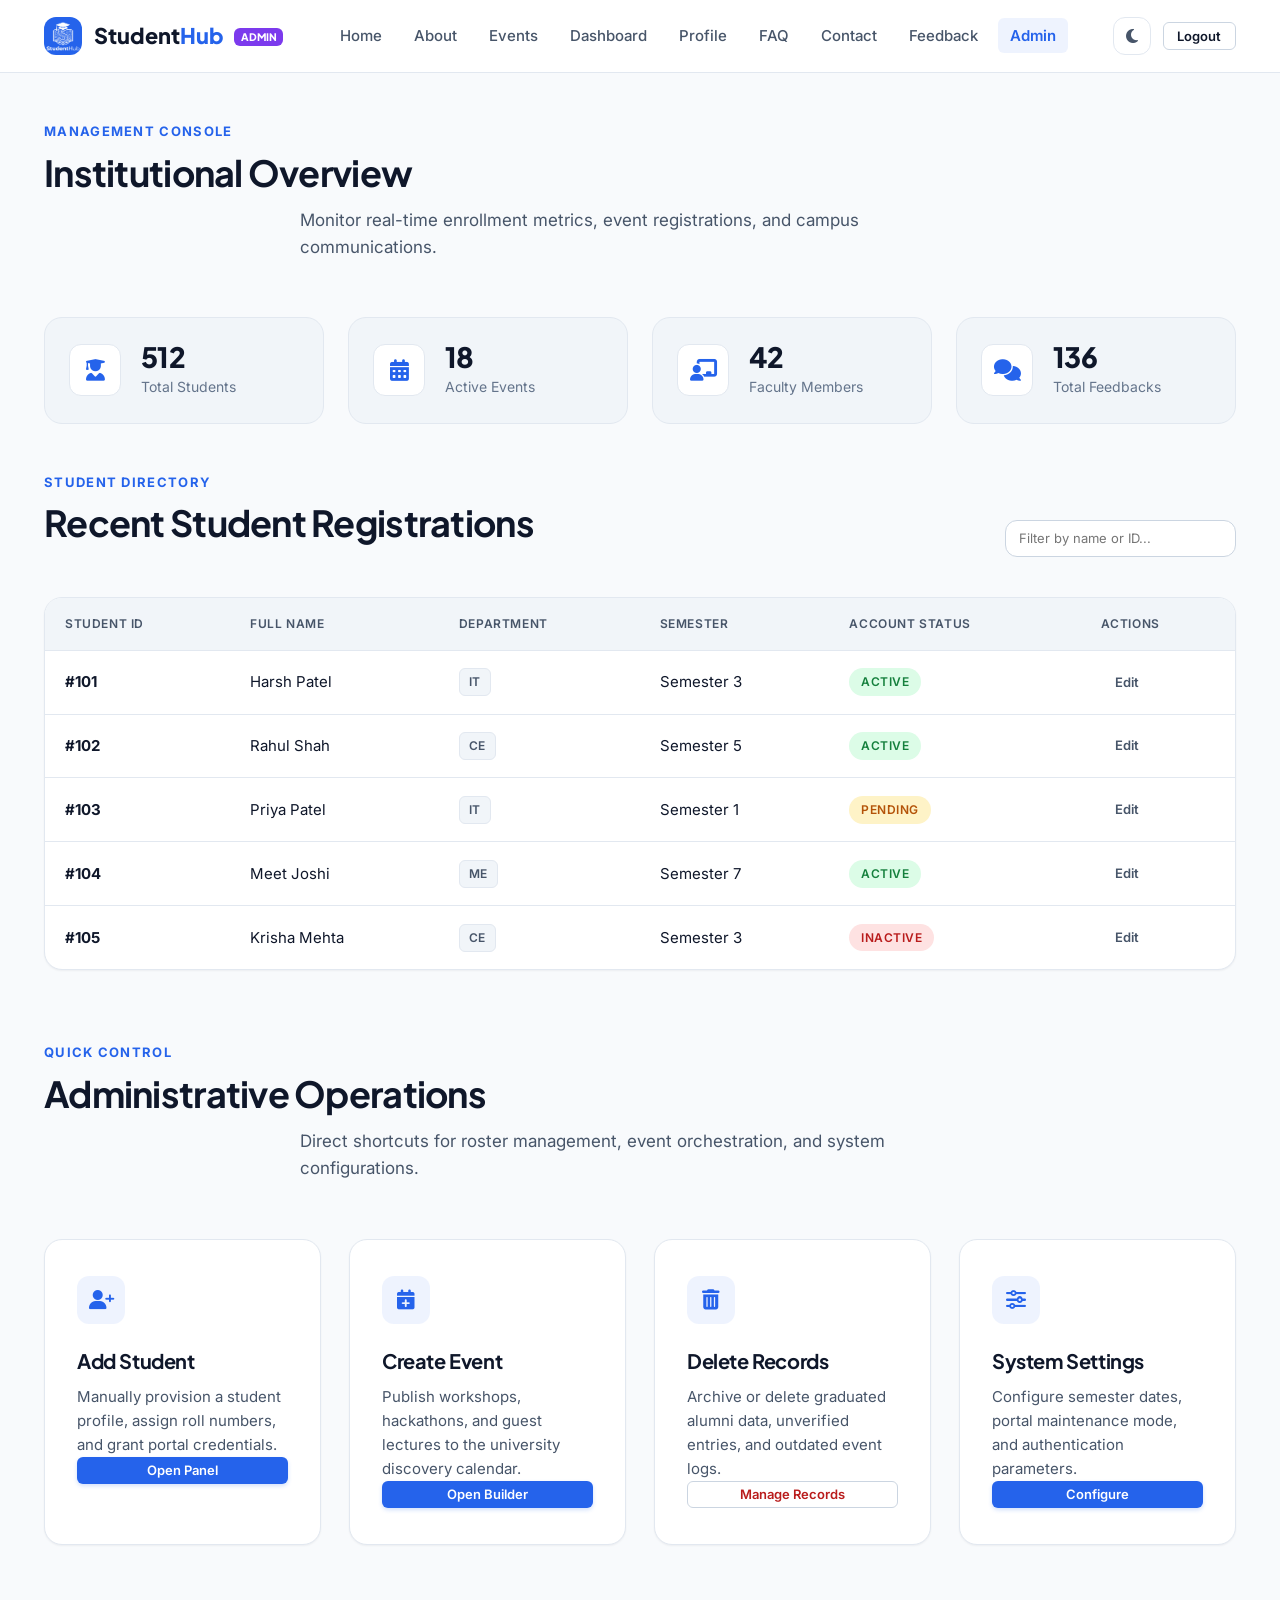
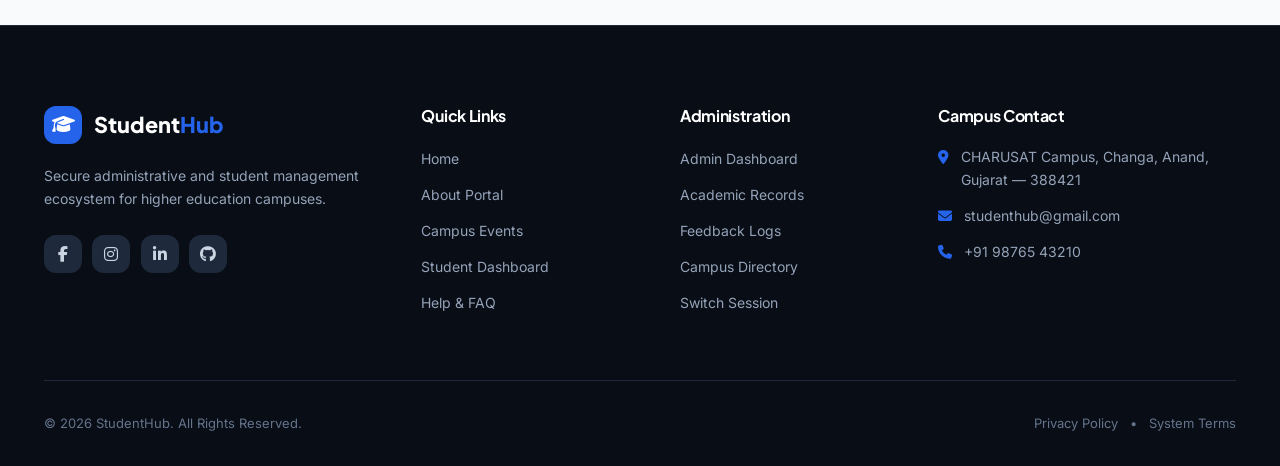
<file: pages/admin.html>
<!DOCTYPE html>
<html lang="en" data-theme="light">

<head>
  <meta charset="UTF-8">
  <meta name="viewport" content="width=device-width, initial-scale=1.0">
  <meta http-equiv="X-UA-Compatible" content="IE=edge">

  <title>Admin Panel — StudentHub</title>
  <meta name="description" content="Administrative control center for managing student records, campus events, and university feedback on StudentHub.">

  <!-- Favicon -->
  <link rel="icon" href="../image/favicon.ico" type="image/x-icon">

  <!-- Google Fonts: Plus Jakarta Sans & Inter -->
  <link rel="preconnect" href="https://fonts.googleapis.com">
  <link rel="preconnect" href="https://fonts.gstatic.com" crossorigin>
  <link href="https://fonts.googleapis.com/css2?family=Plus+Jakarta+Sans:wght@400;500;600;700;800&family=Inter:wght@300;400;500;600;700&display=swap" rel="stylesheet">

  <!-- Font Awesome Icons -->
  <link rel="stylesheet" href="https://cdnjs.cloudflare.com/ajax/libs/font-awesome/6.6.0/css/all.min.css" integrity="sha512-Kc323vGBEqzTmouAECnVceyQqyqdsSiqLQISBL29aUW4U/M7pSPA/gEUZQqv1cwx4OnYxTxve5UMg5GT6L4JJg==" crossorigin="anonymous" referrerpolicy="no-referrer">

  <!-- Main Stylesheet -->
  <link rel="stylesheet" href="../css/style.css">
</head>

<body>

  <!--================ HEADER / NAVBAR =================-->
  <header class="site-header" id="topHeader">
    <div class="container nav-container">
      
      <!-- Brand Logo -->
      <a href="index.html" class="brand-logo" aria-label="StudentHub Home">
        <div class="logo-icon">
          <img src="../image/StudentHub LOGO.png" alt="StudentHub Logo" class="brand-img-logo" onerror="this.style.display='none'; this.nextElementSibling.style.display='inline-block';">
          <i class="fa-solid fa-graduation-cap" aria-hidden="true" style="display: none;"></i>
        </div>
        <span class="logo-text">Student<span>Hub</span> <small class="admin-badge">Admin</small></span>
      </a>

      <!-- Navigation Links -->
      <nav class="main-nav" id="mainNav" aria-label="Primary Navigation">
        <ul class="nav-list">
          <li><a href="index.html" class="nav-link">Home</a></li>
          <li><a href="about.html" class="nav-link">About</a></li>
          <li><a href="events.html" class="nav-link">Events</a></li>
          <li><a href="dashboard.html" class="nav-link">Dashboard</a></li>
          <li><a href="profile.html" class="nav-link">Profile</a></li>
          <li><a href="faq.html" class="nav-link">FAQ</a></li>
          <li><a href="contact.html" class="nav-link">Contact</a></li>
          <li><a href="feedback.html" class="nav-link">Feedback</a></li>
          <li><a href="admin.html" class="nav-link active" aria-current="page">Admin</a></li>
        </ul>
      </nav>

      <!-- Action Group -->
      <div class="nav-actions">
        <!-- Theme Toggle -->
        <button id="themeToggleBtn" class="theme-toggle" type="button" aria-label="Toggle light and dark mode" title="Toggle Theme">
          <i class="fa-solid fa-moon dark-icon" aria-hidden="true"></i>
          <i class="fa-solid fa-sun light-icon" aria-hidden="true"></i>
        </button>

        <a href="login.html" class="btn btn-outline btn-sm">Logout</a>

        <!-- Mobile Hamburger Toggle -->
        <button id="hamburgerBtn" class="hamburger-btn" type="button" aria-expanded="false" aria-controls="mainNav" aria-label="Toggle navigation menu">
          <span class="bar"></span>
          <span class="bar"></span>
          <span class="bar"></span>
        </button>
      </div>

    </div>
  </header>

  <main id="mainContent">

    <!--================ PAGE TITLE & STATS =================-->
    <section class="admin-header-section" aria-labelledby="adminHeaderTitle">
      <div class="container">
        
        <div class="section-header">
          <span class="section-subtitle">Management Console</span>
          <h1 id="adminHeaderTitle" class="section-title">Institutional Overview</h1>
          <p class="section-description">
            Monitor real-time enrollment metrics, event registrations, and campus communications.
          </p>
        </div>

        <div class="stats-grid">
          
          <div class="stat-card">
            <div class="stat-icon-wrap"><i class="fa-solid fa-user-graduate" aria-hidden="true"></i></div>
            <div class="stat-content">
              <h2 class="stat-number">512</h2>
              <p class="stat-label">Total Students</p>
            </div>
          </div>

          <div class="stat-card">
            <div class="stat-icon-wrap"><i class="fa-solid fa-calendar-days" aria-hidden="true"></i></div>
            <div class="stat-content">
              <h2 class="stat-number">18</h2>
              <p class="stat-label">Active Events</p>
            </div>
          </div>

          <div class="stat-card">
            <div class="stat-icon-wrap"><i class="fa-solid fa-chalkboard-user" aria-hidden="true"></i></div>
            <div class="stat-content">
              <h2 class="stat-number">42</h2>
              <p class="stat-label">Faculty Members</p>
            </div>
          </div>

          <div class="stat-card">
            <div class="stat-icon-wrap"><i class="fa-solid fa-comments" aria-hidden="true"></i></div>
            <div class="stat-content">
              <h2 class="stat-number">136</h2>
              <p class="stat-label">Total Feedbacks</p>
            </div>
          </div>

        </div>

      </div>
    </section>

    <!--================ RECENT REGISTRATIONS TABLE =================-->
    <section class="admin-table-section" aria-labelledby="recentRegistrationsTitle">
      <div class="container">
        
        <div class="section-header-flex">
          <div>
            <span class="section-subtitle">Student Directory</span>
            <h2 id="recentRegistrationsTitle" class="section-title">Recent Student Registrations</h2>
          </div>
          <div class="table-actions">
            <input type="search" class="form-control form-control-sm" placeholder="Filter by name or ID..." aria-label="Search student registrations">
          </div>
        </div>

        <div class="table-card">
          <div class="table-responsive">
            <table class="data-table" role="table">
              <thead>
                <tr>
                  <th scope="col">Student ID</th>
                  <th scope="col">Full Name</th>
                  <th scope="col">Department</th>
                  <th scope="col">Semester</th>
                  <th scope="col">Account Status</th>
                  <th scope="col">Actions</th>
                </tr>
              </thead>
              <tbody>
                <tr>
                  <td><strong>#101</strong></td>
                  <td>Harsh Patel</td>
                  <td><span class="dept-badge">IT</span></td>
                  <td>Semester 3</td>
                  <td><span class="status-badge status-active">Active</span></td>
                  <td><button class="btn btn-ghost btn-sm" type="button" aria-label="Edit Harsh Patel">Edit</button></td>
                </tr>
                <tr>
                  <td><strong>#102</strong></td>
                  <td>Rahul Shah</td>
                  <td><span class="dept-badge">CE</span></td>
                  <td>Semester 5</td>
                  <td><span class="status-badge status-active">Active</span></td>
                  <td><button class="btn btn-ghost btn-sm" type="button" aria-label="Edit Rahul Shah">Edit</button></td>
                </tr>
                <tr>
                  <td><strong>#103</strong></td>
                  <td>Priya Patel</td>
                  <td><span class="dept-badge">IT</span></td>
                  <td>Semester 1</td>
                  <td><span class="status-badge status-pending">Pending</span></td>
                  <td><button class="btn btn-ghost btn-sm" type="button" aria-label="Edit Priya Patel">Edit</button></td>
                </tr>
                <tr>
                  <td><strong>#104</strong></td>
                  <td>Meet Joshi</td>
                  <td><span class="dept-badge">ME</span></td>
                  <td>Semester 7</td>
                  <td><span class="status-badge status-active">Active</span></td>
                  <td><button class="btn btn-ghost btn-sm" type="button" aria-label="Edit Meet Joshi">Edit</button></td>
                </tr>
                <tr>
                  <td><strong>#105</strong></td>
                  <td>Krisha Mehta</td>
                  <td><span class="dept-badge">CE</span></td>
                  <td>Semester 3</td>
                  <td><span class="status-badge status-inactive">Inactive</span></td>
                  <td><button class="btn btn-ghost btn-sm" type="button" aria-label="Edit Krisha Mehta">Edit</button></td>
                </tr>
              </tbody>
            </table>
          </div>
        </div>

      </div>
    </section>

    <!--================ ADMIN ACTIONS =================-->
    <section class="admin-actions-section" aria-labelledby="adminActionsTitle">
      <div class="container">
        
        <div class="section-header">
          <span class="section-subtitle">Quick Control</span>
          <h2 id="adminActionsTitle" class="section-title">Administrative Operations</h2>
          <p class="section-description">
            Direct shortcuts for roster management, event orchestration, and system configurations.
          </p>
        </div>

        <div class="features-grid admin-actions-grid">
          
          <div class="feature-card admin-action-card">
            <div class="feature-icon"><i class="fa-solid fa-user-plus" aria-hidden="true"></i></div>
            <h3>Add Student</h3>
            <p>Manually provision a student profile, assign roll numbers, and grant portal credentials.</p>
            <button class="btn btn-primary btn-sm" type="button">Open Panel</button>
          </div>

          <div class="feature-card admin-action-card">
            <div class="feature-icon"><i class="fa-solid fa-calendar-plus" aria-hidden="true"></i></div>
            <h3>Create Event</h3>
            <p>Publish workshops, hackathons, and guest lectures to the university discovery calendar.</p>
            <button class="btn btn-primary btn-sm" type="button">Open Builder</button>
          </div>

          <div class="feature-card admin-action-card">
            <div class="feature-icon"><i class="fa-solid fa-trash-can" aria-hidden="true"></i></div>
            <h3>Delete Records</h3>
            <p>Archive or delete graduated alumni data, unverified entries, and outdated event logs.</p>
            <button class="btn btn-outline btn-sm text-danger" type="button">Manage Records</button>
          </div>

          <div class="feature-card admin-action-card">
            <div class="feature-icon"><i class="fa-solid fa-sliders" aria-hidden="true"></i></div>
            <h3>System Settings</h3>
            <p>Configure semester dates, portal maintenance mode, and authentication parameters.</p>
            <button class="btn btn-primary btn-sm" type="button">Configure</button>
          </div>

        </div>

      </div>
    </section>

  </main>

  <!--================ SITE FOOTER =================-->
  <footer class="site-footer" role="contentinfo">
    <div class="container">
      <div class="footer-grid">
        
        <!-- Column 1: Brand -->
        <div class="footer-col brand-col">
          <a href="index.html" class="brand-logo footer-logo">
            <div class="logo-icon"><i class="fa-solid fa-graduation-cap"></i></div>
            <span class="logo-text">Student<span>Hub</span></span>
          </a>
          <p class="footer-bio">
            Secure administrative and student management ecosystem for higher education campuses.
          </p>
          <div class="social-links" aria-label="Social media links">
            <a href="#" class="social-btn" aria-label="Facebook"><i class="fab fa-facebook-f"></i></a>
            <a href="#" class="social-btn" aria-label="Instagram"><i class="fab fa-instagram"></i></a>
            <a href="#" class="social-btn" aria-label="LinkedIn"><i class="fab fa-linkedin-in"></i></a>
            <a href="#" class="social-btn" aria-label="GitHub"><i class="fab fa-github"></i></a>
          </div>
        </div>

        <!-- Column 2: Quick Links -->
        <div class="footer-col">
          <h3 class="footer-heading">Quick Links</h3>
          <ul class="footer-links">
            <li><a href="index.html">Home</a></li>
            <li><a href="about.html">About Portal</a></li>
            <li><a href="events.html">Campus Events</a></li>
            <li><a href="dashboard.html">Student Dashboard</a></li>
            <li><a href="faq.html">Help & FAQ</a></li>
          </ul>
        </div>

        <!-- Column 3: Administration Links -->
        <div class="footer-col">
          <h3 class="footer-heading">Administration</h3>
          <ul class="footer-links">
            <li><a href="admin.html">Admin Dashboard</a></li>
            <li><a href="profile.html">Academic Records</a></li>
            <li><a href="feedback.html">Feedback Logs</a></li>
            <li><a href="contact.html">Campus Directory</a></li>
            <li><a href="login.html">Switch Session</a></li>
          </ul>
        </div>

        <!-- Column 4: Contact -->
        <div class="footer-col">
          <h3 class="footer-heading">Campus Contact</h3>
          <ul class="footer-contact-list">
            <li>
              <i class="fa-solid fa-location-dot" aria-hidden="true"></i>
              <span>CHARUSAT Campus, Changa, Anand, Gujarat — 388421</span>
            </li>
            <li>
              <i class="fa-solid fa-envelope" aria-hidden="true"></i>
              <a href="mailto:studenthub@gmail.com">studenthub@gmail.com</a>
            </li>
            <li>
              <i class="fa-solid fa-phone" aria-hidden="true"></i>
              <a href="tel:+919876543210">+91 98765 43210</a>
            </li>
          </ul>
        </div>

      </div>

      <div class="footer-bottom">
        <p class="copyright-text">
          &copy; 2026 StudentHub. All Rights Reserved.
        </p>
        <div class="footer-legal">
          <a href="faq.html">Privacy Policy</a>
          <span>•</span>
          <a href="faq.html">System Terms</a>
        </div>
      </div>
    </div>
  </footer>

  <!-- Main JavaScript File -->
  <script src="../js/script.js"></script>
</body>

</html>
</file>
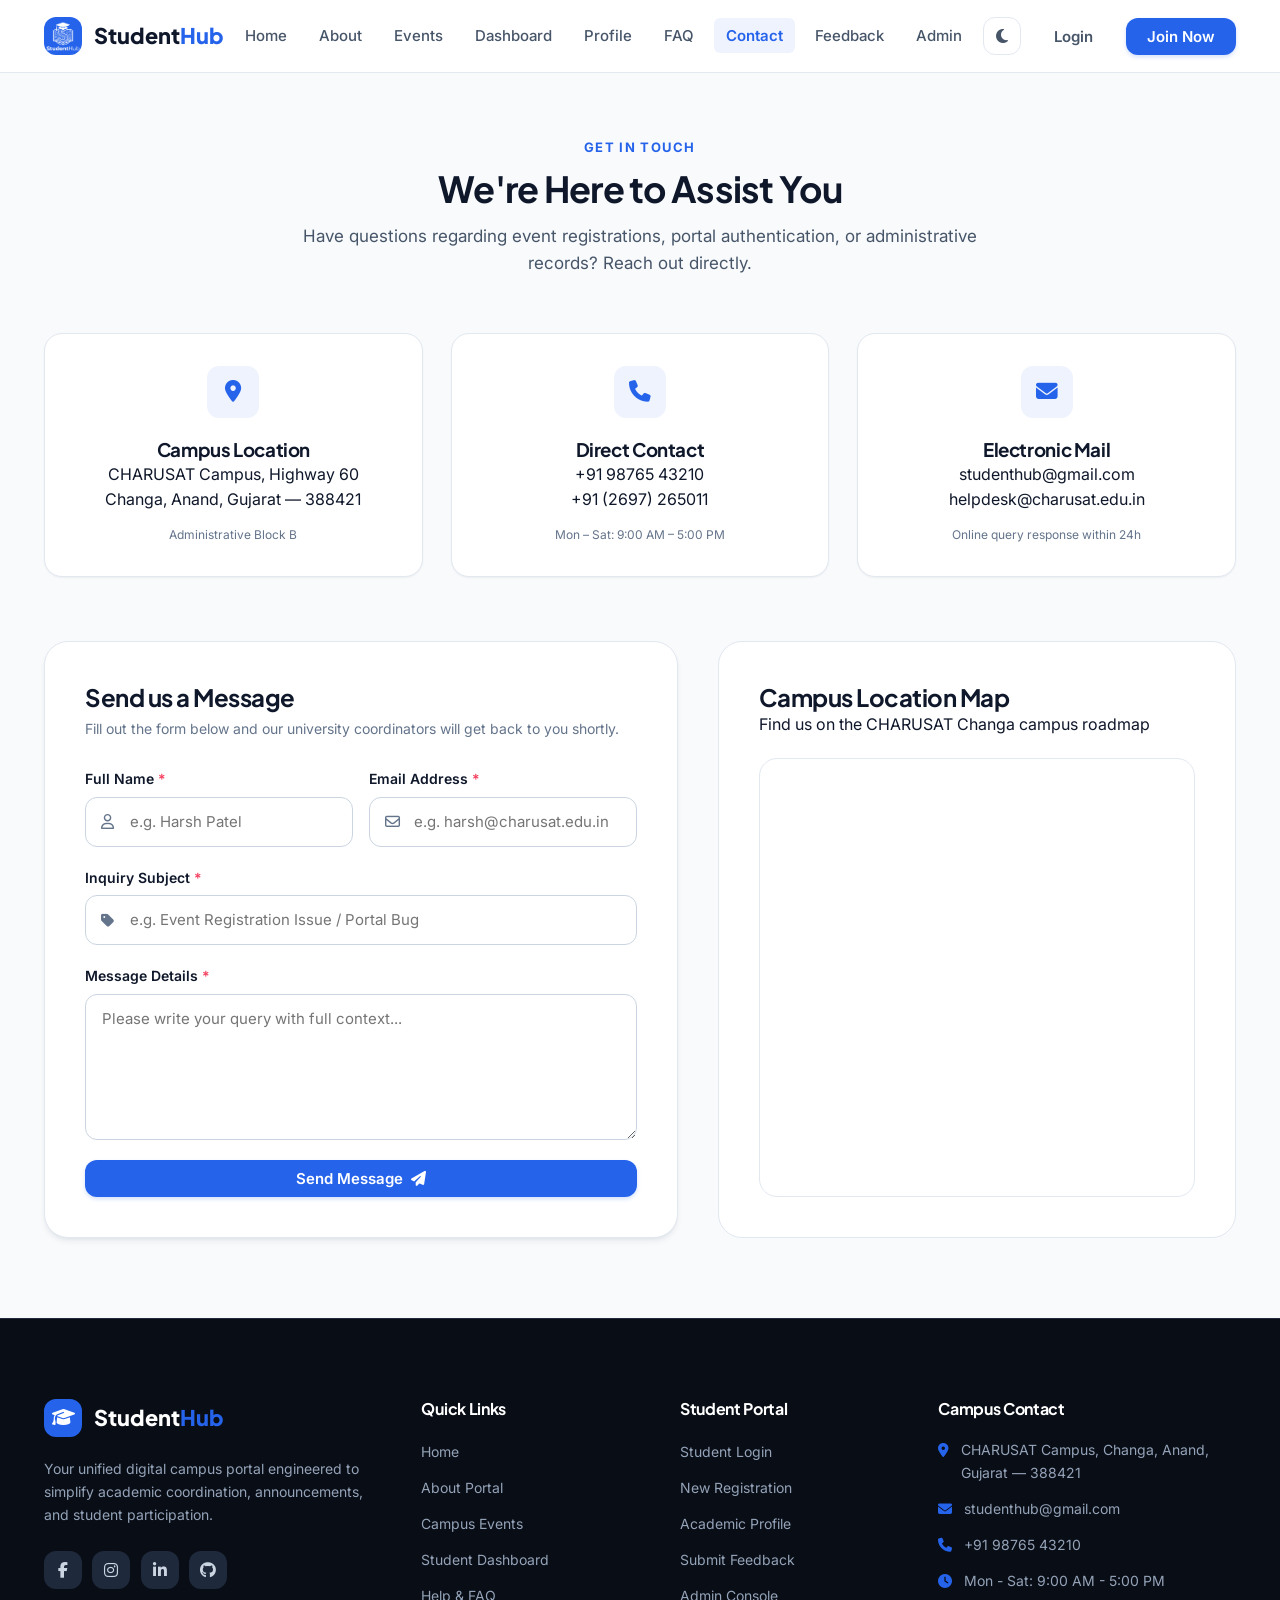
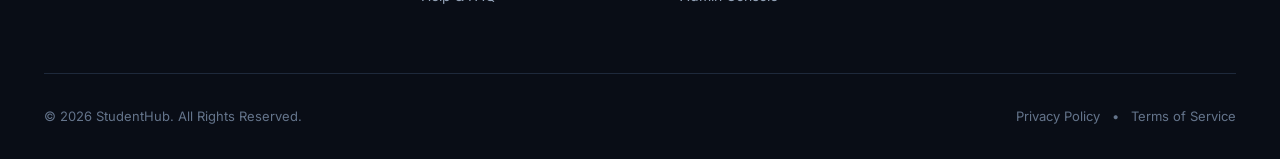
<file: pages/contact.html>
<!DOCTYPE html>
<html lang="en" data-theme="light">

<head>
  <meta charset="UTF-8">
  <meta name="viewport" content="width=device-width, initial-scale=1.0">
  <meta http-equiv="X-UA-Compatible" content="IE=edge">

  <title>Contact Us — StudentHub</title>
  <meta name="description" content="Reach out to the StudentHub campus support cell for administrative inquiries, technical assistance, and general feedback.">

  <!-- Favicon -->
  <link rel="icon" href="../image/favicon.ico" type="image/x-icon">

  <!-- Google Fonts: Plus Jakarta Sans & Inter -->
  <link rel="preconnect" href="https://fonts.googleapis.com">
  <link rel="preconnect" href="https://fonts.gstatic.com" crossorigin>
  <link href="https://fonts.googleapis.com/css2?family=Plus+Jakarta+Sans:wght@400;500;600;700;800&family=Inter:wght@300;400;500;600;700&display=swap" rel="stylesheet">

  <!-- Font Awesome Icons -->
  <link rel="stylesheet" href="https://cdnjs.cloudflare.com/ajax/libs/font-awesome/6.6.0/css/all.min.css" integrity="sha512-Kc323vGBEqzTmouAECnVceyQqyqdsSiqLQISBL29aUW4U/M7pSPA/gEUZQqv1cwx4OnYxTxve5UMg5GT6L4JJg==" crossorigin="anonymous" referrerpolicy="no-referrer">

  <!-- Main Stylesheet -->
  <link rel="stylesheet" href="../css/style.css">
</head>

<body>

  <!--================ HEADER / NAVBAR =================-->
  <header class="site-header" id="topHeader">
    <div class="container nav-container">
      
      <!-- Brand Logo -->
      <a href="index.html" class="brand-logo" aria-label="StudentHub Home">
        <div class="logo-icon">
          <img src="../image/StudentHub LOGO.png" alt="StudentHub Logo" class="brand-img-logo" onerror="this.style.display='none'; this.nextElementSibling.style.display='inline-block';">
          <i class="fa-solid fa-graduation-cap" aria-hidden="true" style="display: none;"></i>
        </div>
        <span class="logo-text">Student<span>Hub</span></span>
      </a>

      <!-- Navigation Links -->
      <nav class="main-nav" id="mainNav" aria-label="Primary Navigation">
        <ul class="nav-list">
          <li><a href="index.html" class="nav-link">Home</a></li>
          <li><a href="about.html" class="nav-link">About</a></li>
          <li><a href="events.html" class="nav-link">Events</a></li>
          <li><a href="dashboard.html" class="nav-link">Dashboard</a></li>
          <li><a href="profile.html" class="nav-link">Profile</a></li>
          <li><a href="faq.html" class="nav-link">FAQ</a></li>
          <li><a href="contact.html" class="nav-link active" aria-current="page">Contact</a></li>
          <li><a href="feedback.html" class="nav-link">Feedback</a></li>
          <li><a href="admin.html" class="nav-link">Admin</a></li>
        </ul>
      </nav>

      <!-- Action Group -->
      <div class="nav-actions">
        <!-- Theme Toggle -->
        <button id="themeToggleBtn" class="theme-toggle" type="button" aria-label="Toggle light and dark mode" title="Toggle Theme">
          <i class="fa-solid fa-moon dark-icon" aria-hidden="true"></i>
          <i class="fa-solid fa-sun light-icon" aria-hidden="true"></i>
        </button>

        <a href="login.html" class="btn btn-ghost">Login</a>
        <a href="registar.html" class="btn btn-primary">Join Now</a>

        <!-- Mobile Hamburger Toggle -->
        <button id="hamburgerBtn" class="hamburger-btn" type="button" aria-expanded="false" aria-controls="mainNav" aria-label="Toggle navigation menu">
          <span class="bar"></span>
          <span class="bar"></span>
          <span class="bar"></span>
        </button>
      </div>

    </div>
  </header>

  <main id="mainContent">

    <!--================ PAGE HEADER & CONTACT CARDS =================-->
    <section class="contact-header-section" aria-labelledby="contactHeaderTitle">
      <div class="container">
        
        <div class="section-header text-center">
          <span class="section-subtitle">Get In Touch</span>
          <h1 id="contactHeaderTitle" class="section-title">We're Here to Assist You</h1>
          <p class="section-description">
            Have questions regarding event registrations, portal authentication, or administrative records? Reach out directly.
          </p>
        </div>

        <div class="contact-cards-grid">
          
          <!-- Card 1: Location -->
          <div class="contact-info-card">
            <div class="contact-icon-wrap">
              <i class="fa-solid fa-location-dot" aria-hidden="true"></i>
            </div>
            <h3>Campus Location</h3>
            <p>
              CHARUSAT Campus, Highway 60<br>
              Changa, Anand, Gujarat — 388421
            </p>
            <span class="contact-meta">Administrative Block B</span>
          </div>

          <!-- Card 2: Phone -->
          <div class="contact-info-card">
            <div class="contact-icon-wrap">
              <i class="fa-solid fa-phone" aria-hidden="true"></i>
            </div>
            <h3>Direct Contact</h3>
            <p>
              <a href="tel:+919876543210" class="contact-link">+91 98765 43210</a><br>
              <a href="tel:+912697265011" class="contact-link">+91 (2697) 265011</a>
            </p>
            <span class="contact-meta">Mon – Sat: 9:00 AM – 5:00 PM</span>
          </div>

          <!-- Card 3: Email -->
          <div class="contact-info-card">
            <div class="contact-icon-wrap">
              <i class="fa-solid fa-envelope" aria-hidden="true"></i>
            </div>
            <h3>Electronic Mail</h3>
            <p>
              <a href="mailto:studenthub@gmail.com" class="contact-link">studenthub@gmail.com</a><br>
              <a href="mailto:helpdesk@charusat.edu.in" class="contact-link">helpdesk@charusat.edu.in</a>
            </p>
            <span class="contact-meta">Online query response within 24h</span>
          </div>

        </div>

      </div>
    </section>

    <!--================ FORM & MAP SECTION =================-->
    <section class="contact-form-section" aria-labelledby="formSectionTitle">
      <div class="container">
        <div class="contact-form-layout">
          
          <!-- Contact Form Container -->
          <div class="contact-form-box">
            <div class="form-header">
              <h2 id="formSectionTitle">Send us a Message</h2>
              <p>Fill out the form below and our university coordinators will get back to you shortly.</p>
            </div>

            <form class="styled-form" action="#" method="POST" onsubmit="return false;">
              <div class="form-group-row">
                <div class="form-group">
                  <label for="contactName" class="form-label">Full Name <span class="required-star">*</span></label>
                  <div class="input-icon-wrap">
                    <i class="fa-regular fa-user input-icon" aria-hidden="true"></i>
                    <input type="text" id="contactName" name="name" class="form-control" placeholder="e.g. Harsh Patel" required autocomplete="name">
                  </div>
                </div>

                <div class="form-group">
                  <label for="contactEmail" class="form-label">Email Address <span class="required-star">*</span></label>
                  <div class="input-icon-wrap">
                    <i class="fa-regular fa-envelope input-icon" aria-hidden="true"></i>
                    <input type="email" id="contactEmail" name="email" class="form-control" placeholder="e.g. harsh@charusat.edu.in" required autocomplete="email">
                  </div>
                </div>
              </div>

              <div class="form-group">
                <label for="contactSubject" class="form-label">Inquiry Subject <span class="required-star">*</span></label>
                <div class="input-icon-wrap">
                  <i class="fa-solid fa-tag input-icon" aria-hidden="true"></i>
                  <input type="text" id="contactSubject" name="subject" class="form-control" placeholder="e.g. Event Registration Issue / Portal Bug" required>
                </div>
              </div>

              <div class="form-group">
                <label for="contactMessage" class="form-label">Message Details <span class="required-star">*</span></label>
                <textarea id="contactMessage" name="message" class="form-control textarea-control" rows="5" placeholder="Please write your query with full context..." required></textarea>
              </div>

              <button type="submit" class="btn btn-primary btn-block">
                <span>Send Message</span>
                <i class="fa-solid fa-paper-plane" aria-hidden="true"></i>
              </button>
            </form>
          </div>

          <!-- Embedded Location Map -->
          <div class="contact-map-box">
            <div class="map-header">
              <h2>Campus Location Map</h2>
              <p>Find us on the CHARUSAT Changa campus roadmap</p>
            </div>

            <div class="map-frame-wrapper">
              <iframe
                title="CHARUSAT University Campus Map Location"
                src="https://www.google.com/maps?q=CHARUSAT%20University&output=embed"
                width="100%"
                height="100%"
                style="border:0;"
                allowfullscreen=""
                loading="lazy"
                referrerpolicy="no-referrer-when-downgrade">
              </iframe>
            </div>
          </div>

        </div>
      </div>
    </section>

  </main>

  <!--================ SITE FOOTER =================-->
  <footer class="site-footer" role="contentinfo">
    <div class="container">
      <div class="footer-grid">
        
        <!-- Column 1: Brand -->
        <div class="footer-col brand-col">
          <a href="index.html" class="brand-logo footer-logo">
            <div class="logo-icon"><i class="fa-solid fa-graduation-cap"></i></div>
            <span class="logo-text">Student<span>Hub</span></span>
          </a>
          <p class="footer-bio">
            Your unified digital campus portal engineered to simplify academic coordination, announcements, and student participation.
          </p>
          <div class="social-links" aria-label="Social media links">
            <a href="#" class="social-btn" aria-label="Facebook"><i class="fab fa-facebook-f"></i></a>
            <a href="#" class="social-btn" aria-label="Instagram"><i class="fab fa-instagram"></i></a>
            <a href="#" class="social-btn" aria-label="LinkedIn"><i class="fab fa-linkedin-in"></i></a>
            <a href="#" class="social-btn" aria-label="GitHub"><i class="fab fa-github"></i></a>
          </div>
        </div>

        <!-- Column 2: Navigation -->
        <div class="footer-col">
          <h3 class="footer-heading">Quick Links</h3>
          <ul class="footer-links">
            <li><a href="index.html">Home</a></li>
            <li><a href="about.html">About Portal</a></li>
            <li><a href="events.html">Campus Events</a></li>
            <li><a href="dashboard.html">Student Dashboard</a></li>
            <li><a href="faq.html">Help & FAQ</a></li>
          </ul>
        </div>

        <!-- Column 3: Portals & Access -->
        <div class="footer-col">
          <h3 class="footer-heading">Student Portal</h3>
          <ul class="footer-links">
            <li><a href="login.html">Student Login</a></li>
            <li><a href="registar.html">New Registration</a></li>
            <li><a href="profile.html">Academic Profile</a></li>
            <li><a href="feedback.html">Submit Feedback</a></li>
            <li><a href="admin.html">Admin Console</a></li>
          </ul>
        </div>

        <!-- Column 4: Contact -->
        <div class="footer-col">
          <h3 class="footer-heading">Campus Contact</h3>
          <ul class="footer-contact-list">
            <li>
              <i class="fa-solid fa-location-dot" aria-hidden="true"></i>
              <span>CHARUSAT Campus, Changa, Anand, Gujarat — 388421</span>
            </li>
            <li>
              <i class="fa-solid fa-envelope" aria-hidden="true"></i>
              <a href="mailto:studenthub@gmail.com">studenthub@gmail.com</a>
            </li>
            <li>
              <i class="fa-solid fa-phone" aria-hidden="true"></i>
              <a href="tel:+919876543210">+91 98765 43210</a>
            </li>
            <li>
              <i class="fa-solid fa-clock" aria-hidden="true"></i>
              <span>Mon - Sat: 9:00 AM - 5:00 PM</span>
            </li>
          </ul>
        </div>

      </div>

      <div class="footer-bottom">
        <p class="copyright-text">
          &copy; 2026 StudentHub. All Rights Reserved.
        </p>
        <div class="footer-legal">
          <a href="faq.html">Privacy Policy</a>
          <span>•</span>
          <a href="faq.html">Terms of Service</a>
        </div>
      </div>
    </div>
  </footer>

  <!-- Main JavaScript File -->
  <script src="../js/script.js"></script>
</body>

</html>
</file>
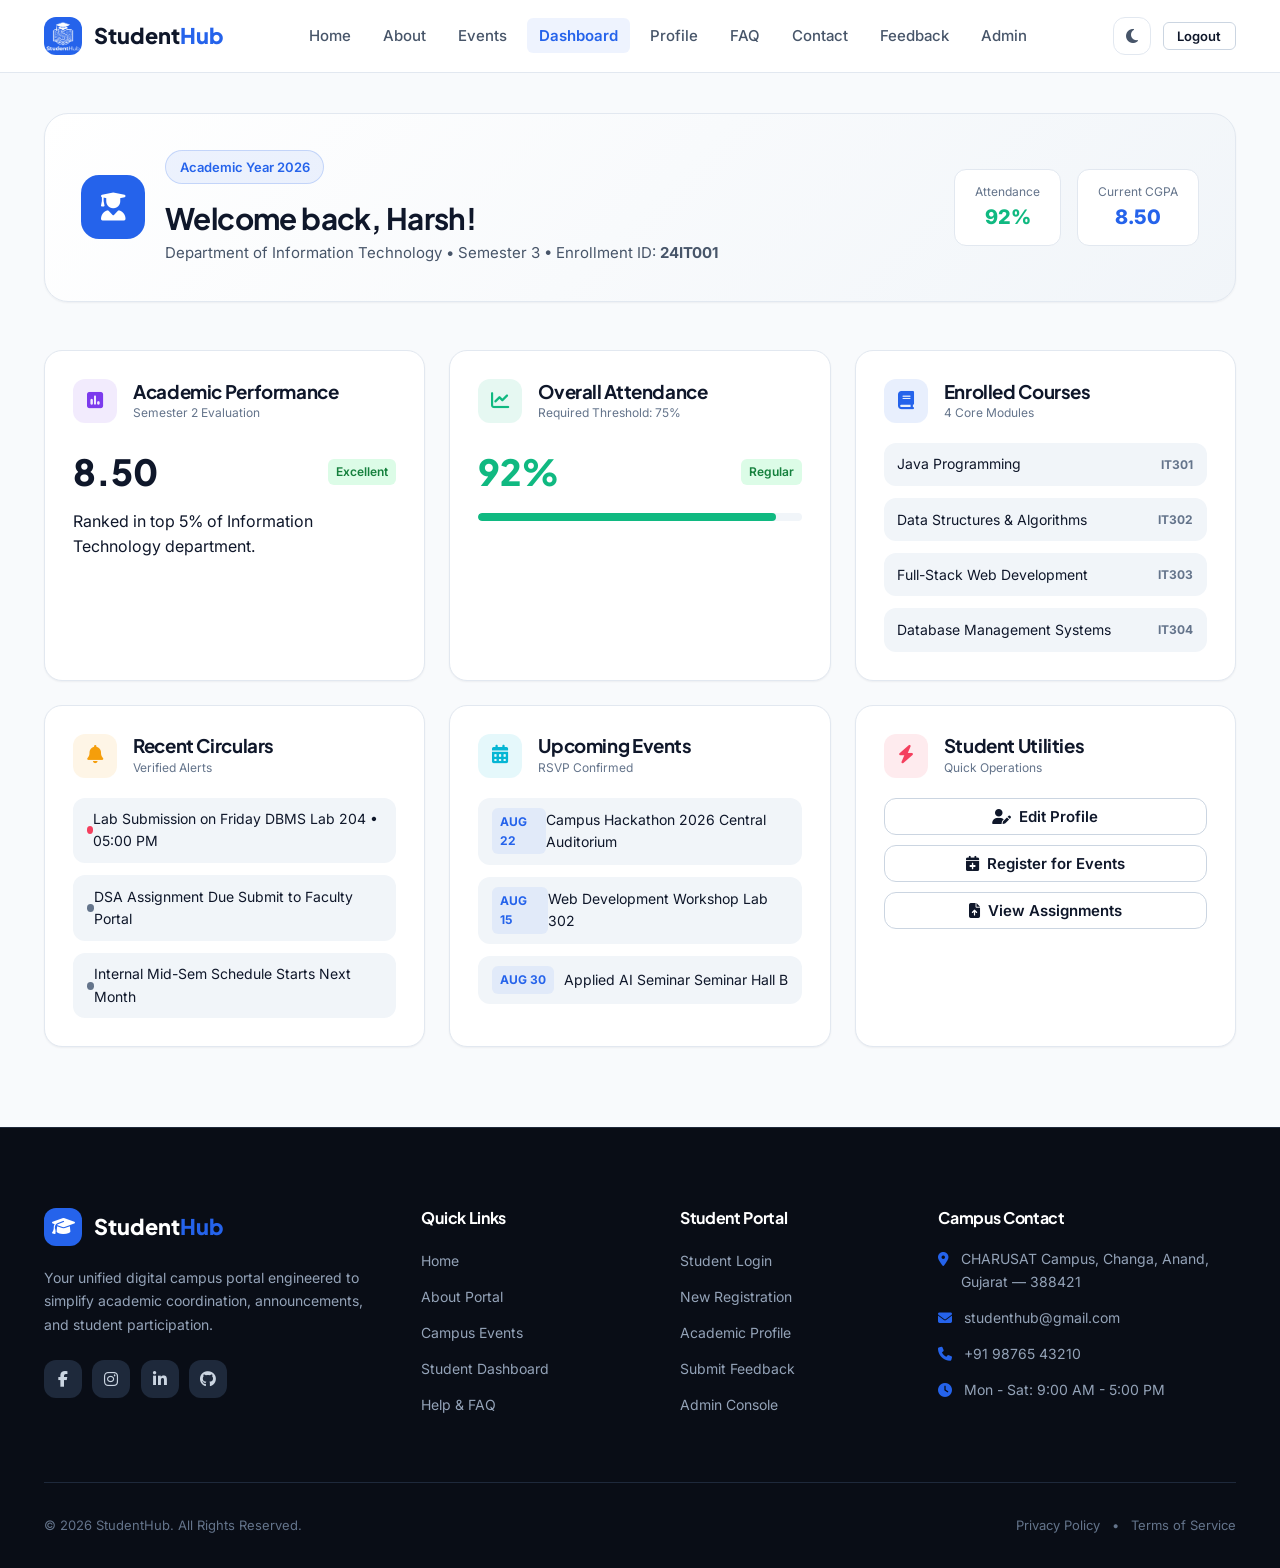
<file: pages/dashboard.html>
<!DOCTYPE html>
<html lang="en" data-theme="light">

<head>
  <meta charset="UTF-8">
  <meta name="viewport" content="width=device-width, initial-scale=1.0">
  <meta http-equiv="X-UA-Compatible" content="IE=edge">

  <title>Student Dashboard — StudentHub</title>
  <meta name="description" content="Personalized student academic dashboard for tracking attendance, semester CGPA, enrolled courses, and upcoming campus events.">

  <!-- Favicon -->
  <link rel="icon" href="../image/favicon.ico" type="image/x-icon">

  <!-- Google Fonts: Plus Jakarta Sans & Inter -->
  <link rel="preconnect" href="https://fonts.googleapis.com">
  <link rel="preconnect" href="https://fonts.gstatic.com" crossorigin>
  <link href="https://fonts.googleapis.com/css2?family=Plus+Jakarta+Sans:wght@400;500;600;700;800&family=Inter:wght@300;400;500;600;700&display=swap" rel="stylesheet">

  <!-- Font Awesome Icons -->
  <link rel="stylesheet" href="https://cdnjs.cloudflare.com/ajax/libs/font-awesome/6.6.0/css/all.min.css" integrity="sha512-Kc323vGBEqzTmouAECnVceyQqyqdsSiqLQISBL29aUW4U/M7pSPA/gEUZQqv1cwx4OnYxTxve5UMg5GT6L4JJg==" crossorigin="anonymous" referrerpolicy="no-referrer">

  <!-- Main Stylesheet -->
  <link rel="stylesheet" href="../css/style.css">
</head>

<body>

  <!--================ HEADER / NAVBAR =================-->
  <header class="site-header" id="topHeader">
    <div class="container nav-container">
      
      <!-- Brand Logo -->
      <a href="index.html" class="brand-logo" aria-label="StudentHub Home">
        <div class="logo-icon">
          <img src="../image/StudentHub LOGO.png" alt="StudentHub Logo" class="brand-img-logo" onerror="this.style.display='none'; this.nextElementSibling.style.display='inline-block';">
          <i class="fa-solid fa-graduation-cap" aria-hidden="true" style="display: none;"></i>
        </div>
        <span class="logo-text">Student<span>Hub</span></span>
      </a>

      <!-- Navigation Links -->
      <nav class="main-nav" id="mainNav" aria-label="Primary Navigation">
        <ul class="nav-list">
          <li><a href="index.html" class="nav-link">Home</a></li>
          <li><a href="about.html" class="nav-link">About</a></li>
          <li><a href="events.html" class="nav-link">Events</a></li>
          <li><a href="dashboard.html" class="nav-link active" aria-current="page">Dashboard</a></li>
          <li><a href="profile.html" class="nav-link">Profile</a></li>
          <li><a href="faq.html" class="nav-link">FAQ</a></li>
          <li><a href="contact.html" class="nav-link">Contact</a></li>
          <li><a href="feedback.html" class="nav-link">Feedback</a></li>
          <li><a href="admin.html" class="nav-link">Admin</a></li>
        </ul>
      </nav>

      <!-- Action Group -->
      <div class="nav-actions">
        <!-- Theme Toggle -->
        <button id="themeToggleBtn" class="theme-toggle" type="button" aria-label="Toggle light and dark mode" title="Toggle Theme">
          <i class="fa-solid fa-moon dark-icon" aria-hidden="true"></i>
          <i class="fa-solid fa-sun light-icon" aria-hidden="true"></i>
        </button>

        <a href="login.html" class="btn btn-outline btn-sm">Logout</a>

        <!-- Mobile Hamburger Toggle -->
        <button id="hamburgerBtn" class="hamburger-btn" type="button" aria-expanded="false" aria-controls="mainNav" aria-label="Toggle navigation menu">
          <span class="bar"></span>
          <span class="bar"></span>
          <span class="bar"></span>
        </button>
      </div>

    </div>
  </header>

  <main id="mainContent">

    <!--================ DASHBOARD BANNER / WELCOME =================-->
    <section class="dashboard-banner-section" aria-labelledby="welcomeHeading">
      <div class="container">
        
        <div class="welcome-card">
          <div class="welcome-user-info">
            <div class="user-avatar-badge">
              <i class="fa-solid fa-user-graduate" aria-hidden="true"></i>
            </div>
            <div>
              <span class="badge-pill">Academic Year 2026</span>
              <h1 id="welcomeHeading" class="welcome-title">Welcome back, Harsh!</h1>
              <p class="welcome-subtext">
                Department of Information Technology • Semester 3 • Enrollment ID: <strong>24IT001</strong>
              </p>
            </div>
          </div>

          <div class="welcome-metrics">
            <div class="metric-pill">
              <span class="metric-label">Attendance</span>
              <span class="metric-val text-success">92%</span>
            </div>
            <div class="metric-pill">
              <span class="metric-label">Current CGPA</span>
              <span class="metric-val text-primary">8.50</span>
            </div>
          </div>
        </div>

      </div>
    </section>

    <!--================ MAIN DASHBOARD METRICS & WIDGETS =================-->
    <section class="dashboard-grid-section" aria-labelledby="dashboardOverviewTitle">
      <div class="container">
        
        <h2 id="dashboardOverviewTitle" class="sr-only">Student Academic Overview</h2>

        <div class="dashboard-widget-grid">

          <!-- Widget 1: Academic Performance -->
          <div class="dashboard-card stat-summary-card">
            <div class="card-header-clean">
              <div class="header-icon-box icon-purple">
                <i class="fa-solid fa-square-poll-vertical" aria-hidden="true"></i>
              </div>
              <div>
                <h3>Academic Performance</h3>
                <span class="card-sub">Semester 2 Evaluation</span>
              </div>
            </div>
            <div class="card-metric-display">
              <div class="metric-number-wrap">
                <span class="metric-huge">8.50</span>
                <span class="metric-rating-tag status-active">Excellent</span>
              </div>
              <p class="metric-note">Ranked in top 5% of Information Technology department.</p>
            </div>
          </div>

          <!-- Widget 2: Attendance Monitor -->
          <div class="dashboard-card stat-summary-card">
            <div class="card-header-clean">
              <div class="header-icon-box icon-emerald">
                <i class="fa-solid fa-chart-line" aria-hidden="true"></i>
              </div>
              <div>
                <h3>Overall Attendance</h3>
                <span class="card-sub">Required Threshold: 75%</span>
              </div>
            </div>
            <div class="card-metric-display">
              <div class="metric-number-wrap">
                <span class="metric-huge text-success">92%</span>
                <span class="metric-rating-tag status-active">Regular</span>
              </div>
              <div class="progress-bar-track" role="progressbar" aria-valuenow="92" aria-valuemin="0" aria-valuemax="100" aria-label="Attendance 92%">
                <div class="progress-bar-fill" style="width: 92%;"></div>
              </div>
            </div>
          </div>

          <!-- Widget 3: Active Subjects -->
          <div class="dashboard-card">
            <div class="card-header-clean">
              <div class="header-icon-box icon-blue">
                <i class="fa-solid fa-book" aria-hidden="true"></i>
              </div>
              <div>
                <h3>Enrolled Courses</h3>
                <span class="card-sub">4 Core Modules</span>
              </div>
            </div>
            <ul class="widget-item-list">
              <li class="widget-list-row">
                <span class="item-title">Java Programming</span>
                <span class="item-code">IT301</span>
              </li>
              <li class="widget-list-row">
                <span class="item-title">Data Structures & Algorithms</span>
                <span class="item-code">IT302</span>
              </li>
              <li class="widget-list-row">
                <span class="item-title">Full-Stack Web Development</span>
                <span class="item-code">IT303</span>
              </li>
              <li class="widget-list-row">
                <span class="item-title">Database Management Systems</span>
                <span class="item-code">IT304</span>
              </li>
            </ul>
          </div>

          <!-- Widget 4: Latest Notices -->
          <div class="dashboard-card">
            <div class="card-header-clean">
              <div class="header-icon-box icon-amber">
                <i class="fa-solid fa-bell" aria-hidden="true"></i>
              </div>
              <div>
                <h3>Recent Circulars</h3>
                <span class="card-sub">Verified Alerts</span>
              </div>
            </div>
            <ul class="widget-item-list">
              <li class="widget-list-row">
                <div class="notice-bullet priority-dot"></div>
                <div class="notice-row-body">
                  <span class="item-title">Lab Submission on Friday</span>
                  <span class="item-meta">DBMS Lab 204 • 05:00 PM</span>
                </div>
              </li>
              <li class="widget-list-row">
                <div class="notice-bullet"></div>
                <div class="notice-row-body">
                  <span class="item-title">DSA Assignment Due</span>
                  <span class="item-meta">Submit to Faculty Portal</span>
                </div>
              </li>
              <li class="widget-list-row">
                <div class="notice-bullet"></div>
                <div class="notice-row-body">
                  <span class="item-title">Internal Mid-Sem Schedule</span>
                  <span class="item-meta">Starts Next Month</span>
                </div>
              </li>
            </ul>
          </div>

          <!-- Widget 5: Upcoming Events -->
          <div class="dashboard-card">
            <div class="card-header-clean">
              <div class="header-icon-box icon-cyan">
                <i class="fa-solid fa-calendar-days" aria-hidden="true"></i>
              </div>
              <div>
                <h3>Upcoming Events</h3>
                <span class="card-sub">RSVP Confirmed</span>
              </div>
            </div>
            <ul class="widget-item-list">
              <li class="widget-list-row">
                <span class="event-cal-tag">AUG 22</span>
                <div class="notice-row-body">
                  <span class="item-title">Campus Hackathon 2026</span>
                  <span class="item-meta">Central Auditorium</span>
                </div>
              </li>
              <li class="widget-list-row">
                <span class="event-cal-tag">AUG 15</span>
                <div class="notice-row-body">
                  <span class="item-title">Web Development Workshop</span>
                  <span class="item-meta">Lab 302</span>
                </div>
              </li>
              <li class="widget-list-row">
                <span class="event-cal-tag">AUG 30</span>
                <div class="notice-row-body">
                  <span class="item-title">Applied AI Seminar</span>
                  <span class="item-meta">Seminar Hall B</span>
                </div>
              </li>
            </ul>
          </div>

          <!-- Widget 6: Quick Action Cards -->
          <div class="dashboard-card action-hub-card">
            <div class="card-header-clean">
              <div class="header-icon-box icon-rose">
                <i class="fa-solid fa-bolt" aria-hidden="true"></i>
              </div>
              <div>
                <h3>Student Utilities</h3>
                <span class="card-sub">Quick Operations</span>
              </div>
            </div>
            <div class="dashboard-action-buttons">
              <a href="profile.html" class="btn btn-outline btn-block text-left">
                <i class="fa-solid fa-user-pen" aria-hidden="true"></i>
                <span>Edit Profile</span>
              </a>
              <a href="events.html" class="btn btn-outline btn-block text-left">
                <i class="fa-solid fa-calendar-plus" aria-hidden="true"></i>
                <span>Register for Events</span>
              </a>
              <a href="dashboard.html" class="btn btn-outline btn-block text-left">
                <i class="fa-solid fa-file-arrow-up" aria-hidden="true"></i>
                <span>View Assignments</span>
              </a>
            </div>
          </div>

        </div>

      </div>
    </section>

  </main>

  <!--================ SITE FOOTER =================-->
  <footer class="site-footer" role="contentinfo">
    <div class="container">
      <div class="footer-grid">
        
        <!-- Column 1: Brand -->
        <div class="footer-col brand-col">
          <a href="index.html" class="brand-logo footer-logo">
            <div class="logo-icon"><i class="fa-solid fa-graduation-cap"></i></div>
            <span class="logo-text">Student<span>Hub</span></span>
          </a>
          <p class="footer-bio">
            Your unified digital campus portal engineered to simplify academic coordination, announcements, and student participation.
          </p>
          <div class="social-links" aria-label="Social media links">
            <a href="#" class="social-btn" aria-label="Facebook"><i class="fab fa-facebook-f"></i></a>
            <a href="#" class="social-btn" aria-label="Instagram"><i class="fab fa-instagram"></i></a>
            <a href="#" class="social-btn" aria-label="LinkedIn"><i class="fab fa-linkedin-in"></i></a>
            <a href="#" class="social-btn" aria-label="GitHub"><i class="fab fa-github"></i></a>
          </div>
        </div>

        <!-- Column 2: Quick Links -->
        <div class="footer-col">
          <h3 class="footer-heading">Quick Links</h3>
          <ul class="footer-links">
            <li><a href="index.html">Home</a></li>
            <li><a href="about.html">About Portal</a></li>
            <li><a href="events.html">Campus Events</a></li>
            <li><a href="dashboard.html">Student Dashboard</a></li>
            <li><a href="faq.html">Help & FAQ</a></li>
          </ul>
        </div>

        <!-- Column 3: Portals & Access -->
        <div class="footer-col">
          <h3 class="footer-heading">Student Portal</h3>
          <ul class="footer-links">
            <li><a href="login.html">Student Login</a></li>
            <li><a href="registar.html">New Registration</a></li>
            <li><a href="profile.html">Academic Profile</a></li>
            <li><a href="feedback.html">Submit Feedback</a></li>
            <li><a href="admin.html">Admin Console</a></li>
          </ul>
        </div>

        <!-- Column 4: Contact -->
        <div class="footer-col">
          <h3 class="footer-heading">Campus Contact</h3>
          <ul class="footer-contact-list">
            <li>
              <i class="fa-solid fa-location-dot" aria-hidden="true"></i>
              <span>CHARUSAT Campus, Changa, Anand, Gujarat — 388421</span>
            </li>
            <li>
              <i class="fa-solid fa-envelope" aria-hidden="true"></i>
              <a href="mailto:studenthub@gmail.com">studenthub@gmail.com</a>
            </li>
            <li>
              <i class="fa-solid fa-phone" aria-hidden="true"></i>
              <a href="tel:+919876543210">+91 98765 43210</a>
            </li>
            <li>
              <i class="fa-solid fa-clock" aria-hidden="true"></i>
              <span>Mon - Sat: 9:00 AM - 5:00 PM</span>
            </li>
          </ul>
        </div>

      </div>

      <div class="footer-bottom">
        <p class="copyright-text">
          &copy; 2026 StudentHub. All Rights Reserved.
        </p>
        <div class="footer-legal">
          <a href="faq.html">Privacy Policy</a>
          <span>•</span>
          <a href="faq.html">Terms of Service</a>
        </div>
      </div>
    </div>
  </footer>

  <!-- Main JavaScript File -->
  <script src="../js/script.js"></script>
</body>

</html>
</file>
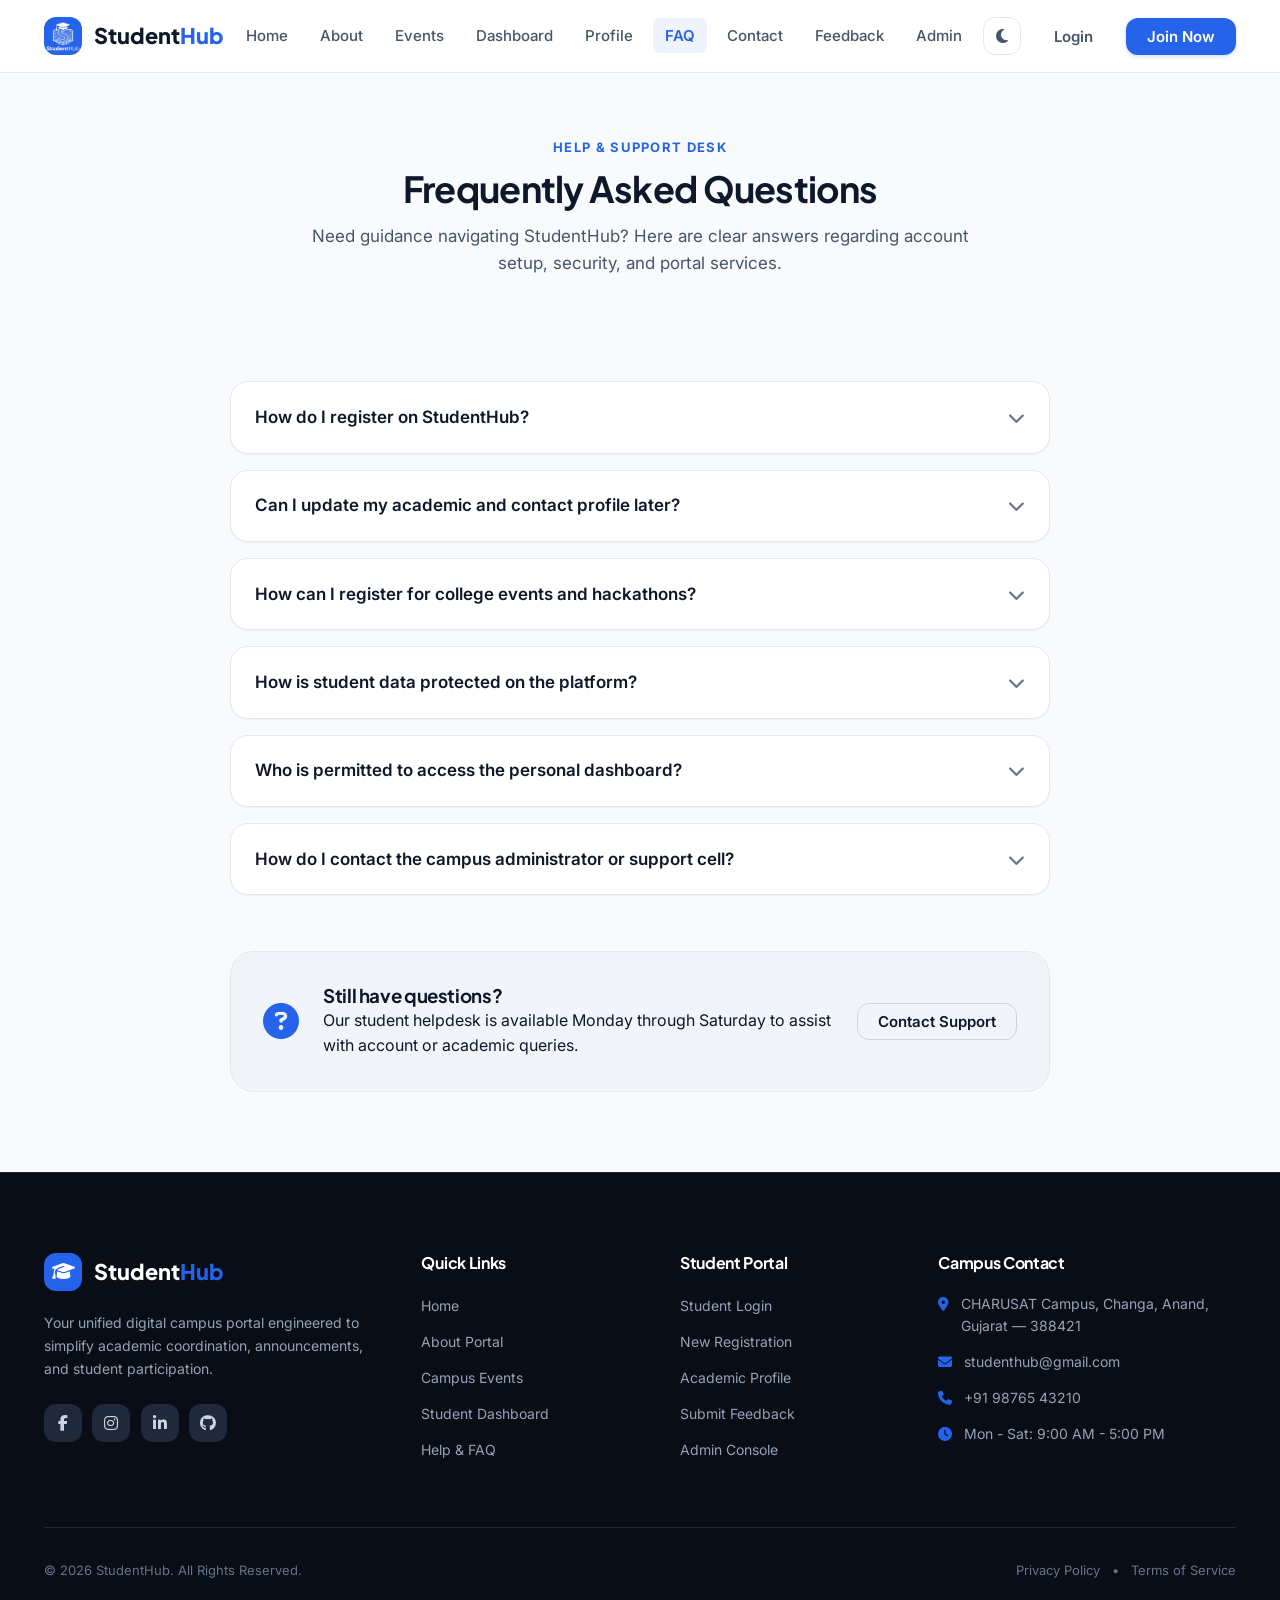
<file: pages/faq.html>
<!DOCTYPE html>
<html lang="en" data-theme="light">

<head>
  <meta charset="UTF-8">
  <meta name="viewport" content="width=device-width, initial-scale=1.0">
  <meta http-equiv="X-UA-Compatible" content="IE=edge">

  <title>Frequently Asked Questions — StudentHub</title>
  <meta name="description" content="Find quick answers to common questions about StudentHub account creation, event registrations, dashboard access, and privacy.">

  <!-- Favicon -->
  <link rel="icon" href="../image/favicon.ico" type="image/x-icon">

  <!-- Google Fonts: Plus Jakarta Sans & Inter -->
  <link rel="preconnect" href="https://fonts.googleapis.com">
  <link rel="preconnect" href="https://fonts.gstatic.com" crossorigin>
  <link href="https://fonts.googleapis.com/css2?family=Plus+Jakarta+Sans:wght@400;500;600;700;800&family=Inter:wght@300;400;500;600;700&display=swap" rel="stylesheet">

  <!-- Font Awesome Icons -->
  <link rel="stylesheet" href="https://cdnjs.cloudflare.com/ajax/libs/font-awesome/6.6.0/css/all.min.css" integrity="sha512-Kc323vGBEqzTmouAECnVceyQqyqdsSiqLQISBL29aUW4U/M7pSPA/gEUZQqv1cwx4OnYxTxve5UMg5GT6L4JJg==" crossorigin="anonymous" referrerpolicy="no-referrer">

  <!-- Main Stylesheet -->
  <link rel="stylesheet" href="../css/style.css">
</head>

<body>

  <!--================ HEADER / NAVBAR =================-->
  <header class="site-header" id="topHeader">
    <div class="container nav-container">
      
      <!-- Brand Logo -->
      <a href="index.html" class="brand-logo" aria-label="StudentHub Home">
        <div class="logo-icon">
          <img src="../image/StudentHub LOGO.png" alt="StudentHub Logo" class="brand-img-logo" onerror="this.style.display='none'; this.nextElementSibling.style.display='inline-block';">
          <i class="fa-solid fa-graduation-cap" aria-hidden="true" style="display: none;"></i>
        </div>
        <span class="logo-text">Student<span>Hub</span></span>
      </a>

      <!-- Navigation Links -->
      <nav class="main-nav" id="mainNav" aria-label="Primary Navigation">
        <ul class="nav-list">
          <li><a href="index.html" class="nav-link">Home</a></li>
          <li><a href="about.html" class="nav-link">About</a></li>
          <li><a href="events.html" class="nav-link">Events</a></li>
          <li><a href="dashboard.html" class="nav-link">Dashboard</a></li>
          <li><a href="profile.html" class="nav-link">Profile</a></li>
          <li><a href="faq.html" class="nav-link active" aria-current="page">FAQ</a></li>
          <li><a href="contact.html" class="nav-link">Contact</a></li>
          <li><a href="feedback.html" class="nav-link">Feedback</a></li>
          <li><a href="admin.html" class="nav-link">Admin</a></li>
        </ul>
      </nav>

      <!-- Action Group -->
      <div class="nav-actions">
        <!-- Theme Toggle -->
        <button id="themeToggleBtn" class="theme-toggle" type="button" aria-label="Toggle light and dark mode" title="Toggle Theme">
          <i class="fa-solid fa-moon dark-icon" aria-hidden="true"></i>
          <i class="fa-solid fa-sun light-icon" aria-hidden="true"></i>
        </button>

        <a href="login.html" class="btn btn-ghost">Login</a>
        <a href="registar.html" class="btn btn-primary">Join Now</a>

        <!-- Mobile Hamburger Toggle -->
        <button id="hamburgerBtn" class="hamburger-btn" type="button" aria-expanded="false" aria-controls="mainNav" aria-label="Toggle navigation menu">
          <span class="bar"></span>
          <span class="bar"></span>
          <span class="bar"></span>
        </button>
      </div>

    </div>
  </header>

  <main id="mainContent">

    <!--================ PAGE HERO / HEADER =================-->
    <section class="faq-hero-section" aria-labelledby="faqHeaderTitle">
      <div class="container">
        
        <div class="section-header text-center">
          <span class="section-subtitle">Help & Support Desk</span>
          <h1 id="faqHeaderTitle" class="section-title">Frequently Asked Questions</h1>
          <p class="section-description">
            Need guidance navigating StudentHub? Here are clear answers regarding account setup, security, and portal services.
          </p>
        </div>

      </div>
    </section>

    <!--================ ACCORDION FAQ SECTION =================-->
    <section class="faq-accordion-section" aria-label="Questions and Answers">
      <div class="container">
        <div class="faq-accordion-container">

          <!-- FAQ Item 1 -->
          <div class="faq-accordion-item">
            <button class="faq-accordion-header" type="button" aria-expanded="false" aria-controls="faq-answer-1" id="faq-btn-1">
              <span class="faq-question-text">How do I register on StudentHub?</span>
              <i class="fa-solid fa-chevron-down faq-chevron" aria-hidden="true"></i>
            </button>
            <div id="faq-answer-1" class="faq-accordion-body" role="region" aria-labelledby="faq-btn-1" hidden>
              <p>
                Navigate to the <a href="registar.html" class="text-primary-link">Register Page</a>, provide your official full name, university enrollment ID, verified college email address, and select your department. Once submitted, your profile will be created immediately.
              </p>
            </div>
          </div>

          <!-- FAQ Item 2 -->
          <div class="faq-accordion-item">
            <button class="faq-accordion-header" type="button" aria-expanded="false" aria-controls="faq-answer-2" id="faq-btn-2">
              <span class="faq-question-text">Can I update my academic and contact profile later?</span>
              <i class="fa-solid fa-chevron-down faq-chevron" aria-hidden="true"></i>
            </button>
            <div id="faq-answer-2" class="faq-accordion-body" role="region" aria-labelledby="faq-btn-2" hidden>
              <p>
                Yes. You can edit personal contact numbers, update secondary email addresses, and review active semester records anytime through the <a href="profile.html" class="text-primary-link">Profile Management</a> dashboard.
              </p>
            </div>
          </div>

          <!-- FAQ Item 3 -->
          <div class="faq-accordion-item">
            <button class="faq-accordion-header" type="button" aria-expanded="false" aria-controls="faq-answer-3" id="faq-btn-3">
              <span class="faq-question-text">How can I register for college events and hackathons?</span>
              <i class="fa-solid fa-chevron-down faq-chevron" aria-hidden="true"></i>
            </button>
            <div id="faq-answer-3" class="faq-accordion-body" role="region" aria-labelledby="faq-btn-3" hidden>
              <p>
                Open the <a href="events.html" class="text-primary-link">Campus Events</a> tab, browse through available technical workshops, seminars, or competitions, and click the "Register" or "Join Now" button on the respective event card.
              </p>
            </div>
          </div>

          <!-- FAQ Item 4 -->
          <div class="faq-accordion-item">
            <button class="faq-accordion-header" type="button" aria-expanded="false" aria-controls="faq-answer-4" id="faq-btn-4">
              <span class="faq-question-text">How is student data protected on the platform?</span>
              <i class="fa-solid fa-chevron-down faq-chevron" aria-hidden="true"></i>
            </button>
            <div id="faq-answer-4" class="faq-accordion-body" role="region" aria-labelledby="faq-btn-4" hidden>
              <p>
                StudentHub isolates administrative tools behind role-verified authentication and encrypts student authentication credentials to ensure your academic and personal information remains strictly protected.
              </p>
            </div>
          </div>

          <!-- FAQ Item 5 -->
          <div class="faq-accordion-item">
            <button class="faq-accordion-header" type="button" aria-expanded="false" aria-controls="faq-answer-5" id="faq-btn-5">
              <span class="faq-question-text">Who is permitted to access the personal dashboard?</span>
              <i class="fa-solid fa-chevron-down faq-chevron" aria-hidden="true"></i>
            </button>
            <div id="faq-answer-5" class="faq-accordion-body" role="region" aria-labelledby="faq-btn-5" hidden>
              <p>
                Access to the personalized <a href="dashboard.html" class="text-primary-link">Student Dashboard</a> requires authenticated credentials associated with a valid university student account.
              </p>
            </div>
          </div>

          <!-- FAQ Item 6 -->
          <div class="faq-accordion-item">
            <button class="faq-accordion-header" type="button" aria-expanded="false" aria-controls="faq-answer-6" id="faq-btn-6">
              <span class="faq-question-text">How do I contact the campus administrator or support cell?</span>
              <i class="fa-solid fa-chevron-down faq-chevron" aria-hidden="true"></i>
            </button>
            <div id="faq-answer-6" class="faq-accordion-body" role="region" aria-labelledby="faq-btn-6" hidden>
              <p>
                You can reach the administrative team directly by submitting an inquiry via our <a href="contact.html" class="text-primary-link">Contact Page</a> or sharing suggestions through the <a href="feedback.html" class="text-primary-link">Feedback Form</a>.
              </p>
            </div>
          </div>

        </div>

        <!-- Help Callout Banner -->
        <div class="faq-help-callout">
          <div class="callout-icon">
            <i class="fa-solid fa-circle-question" aria-hidden="true"></i>
          </div>
          <div class="callout-content">
            <h3>Still have questions?</h3>
            <p>Our student helpdesk is available Monday through Saturday to assist with account or academic queries.</p>
          </div>
          <a href="contact.html" class="btn btn-outline">Contact Support</a>
        </div>

      </div>
    </section>

  </main>

  <!--================ SITE FOOTER =================-->
  <footer class="site-footer" role="contentinfo">
    <div class="container">
      <div class="footer-grid">
        
        <!-- Column 1: Brand -->
        <div class="footer-col brand-col">
          <a href="index.html" class="brand-logo footer-logo">
            <div class="logo-icon"><i class="fa-solid fa-graduation-cap"></i></div>
            <span class="logo-text">Student<span>Hub</span></span>
          </a>
          <p class="footer-bio">
            Your unified digital campus portal engineered to simplify academic coordination, announcements, and student participation.
          </p>
          <div class="social-links" aria-label="Social media links">
            <a href="#" class="social-btn" aria-label="Facebook"><i class="fab fa-facebook-f"></i></a>
            <a href="#" class="social-btn" aria-label="Instagram"><i class="fab fa-instagram"></i></a>
            <a href="#" class="social-btn" aria-label="LinkedIn"><i class="fab fa-linkedin-in"></i></a>
            <a href="#" class="social-btn" aria-label="GitHub"><i class="fab fa-github"></i></a>
          </div>
        </div>

        <!-- Column 2: Navigation -->
        <div class="footer-col">
          <h3 class="footer-heading">Quick Links</h3>
          <ul class="footer-links">
            <li><a href="index.html">Home</a></li>
            <li><a href="about.html">About Portal</a></li>
            <li><a href="events.html">Campus Events</a></li>
            <li><a href="dashboard.html">Student Dashboard</a></li>
            <li><a href="faq.html">Help & FAQ</a></li>
          </ul>
        </div>

        <!-- Column 3: Portals & Access -->
        <div class="footer-col">
          <h3 class="footer-heading">Student Portal</h3>
          <ul class="footer-links">
            <li><a href="login.html">Student Login</a></li>
            <li><a href="registar.html">New Registration</a></li>
            <li><a href="profile.html">Academic Profile</a></li>
            <li><a href="feedback.html">Submit Feedback</a></li>
            <li><a href="admin.html">Admin Console</a></li>
          </ul>
        </div>

        <!-- Column 4: Contact -->
        <div class="footer-col">
          <h3 class="footer-heading">Campus Contact</h3>
          <ul class="footer-contact-list">
            <li>
              <i class="fa-solid fa-location-dot" aria-hidden="true"></i>
              <span>CHARUSAT Campus, Changa, Anand, Gujarat — 388421</span>
            </li>
            <li>
              <i class="fa-solid fa-envelope" aria-hidden="true"></i>
              <a href="mailto:studenthub@gmail.com">studenthub@gmail.com</a>
            </li>
            <li>
              <i class="fa-solid fa-phone" aria-hidden="true"></i>
              <a href="tel:+919876543210">+91 98765 43210</a>
            </li>
            <li>
              <i class="fa-solid fa-clock" aria-hidden="true"></i>
              <span>Mon - Sat: 9:00 AM - 5:00 PM</span>
            </li>
          </ul>
        </div>

      </div>

      <div class="footer-bottom">
        <p class="copyright-text">
          &copy; 2026 StudentHub. All Rights Reserved.
        </p>
        <div class="footer-legal">
          <a href="faq.html">Privacy Policy</a>
          <span>•</span>
          <a href="faq.html">Terms of Service</a>
        </div>
      </div>
    </div>
  </footer>

  <!-- Main JavaScript File -->
  <script src="../js/script.js"></script>
</body>

</html>
</file>
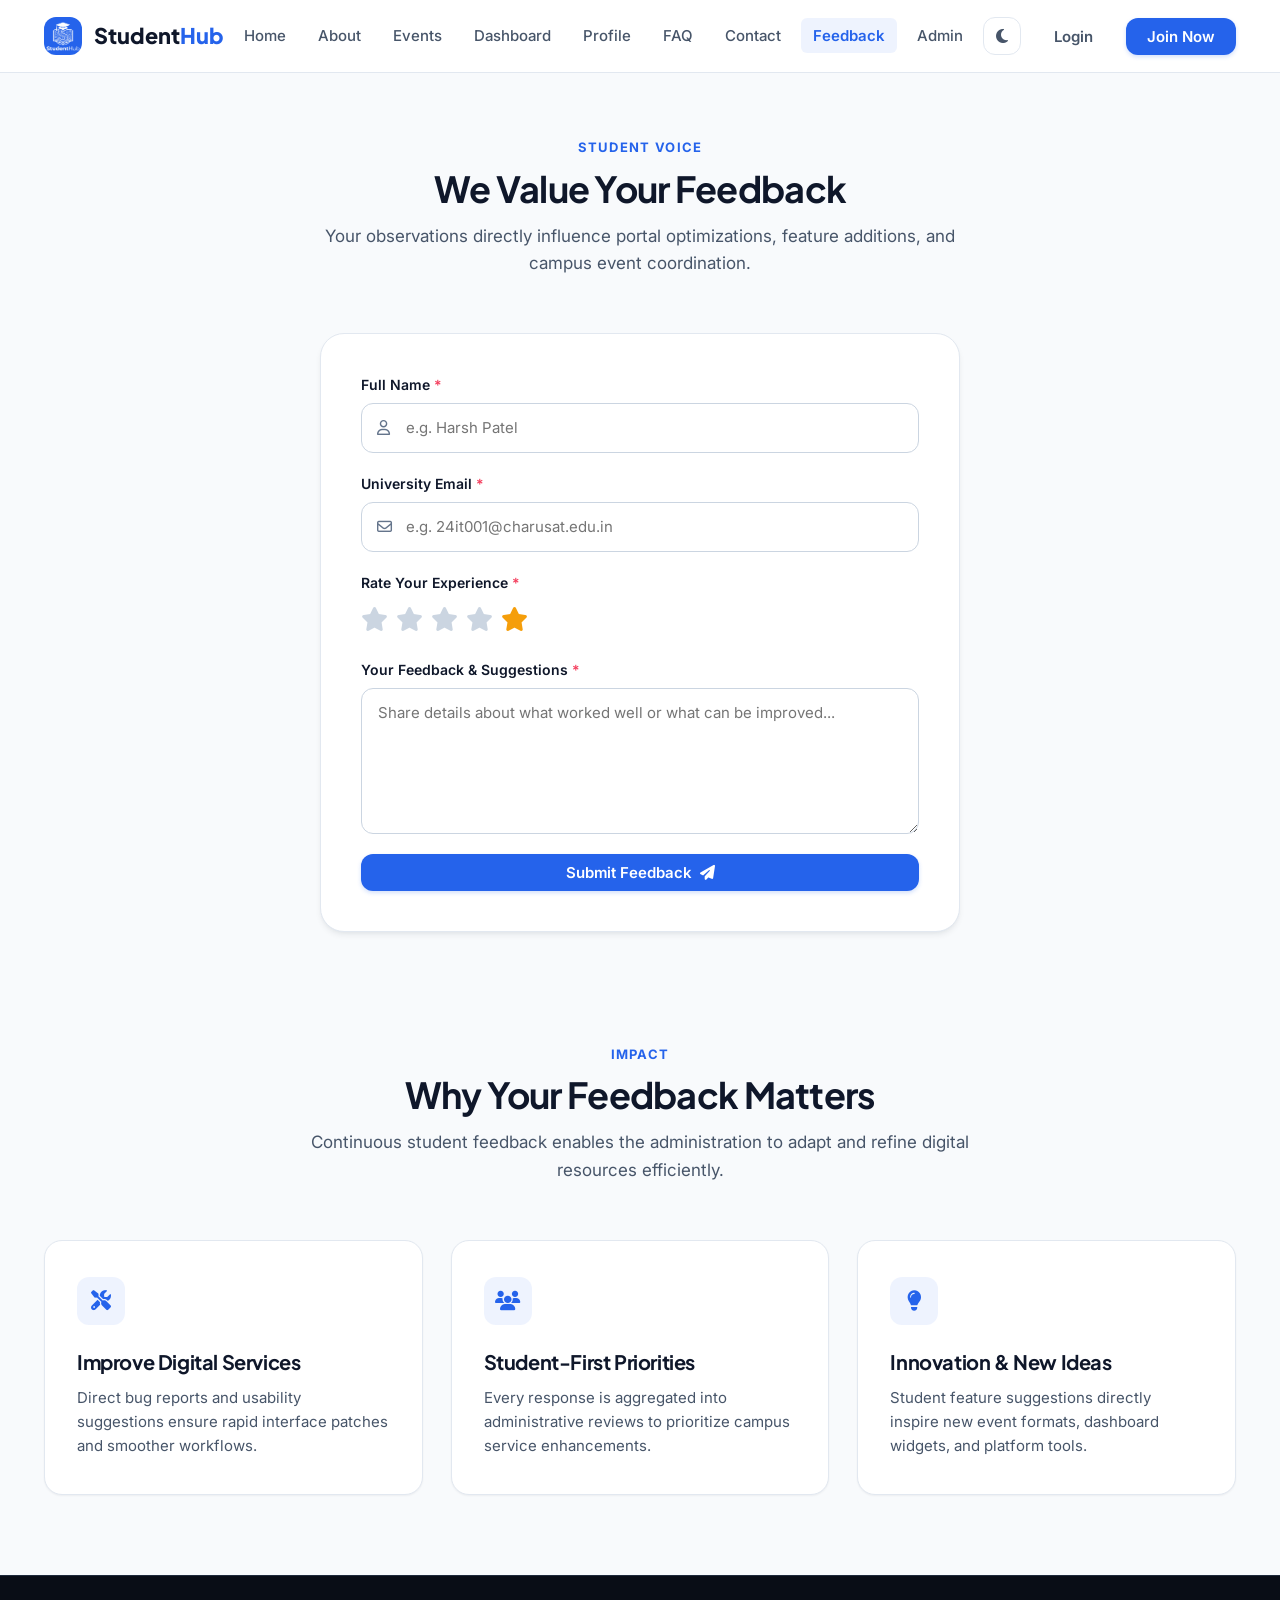
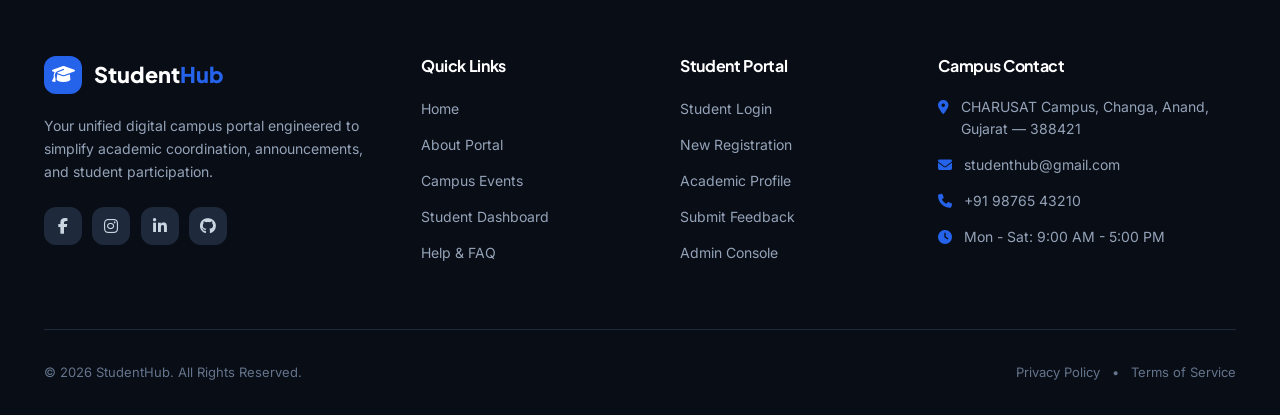
<file: pages/feedback.html>
<!DOCTYPE html>
<html lang="en" data-theme="light">

<head>
  <meta charset="UTF-8">
  <meta name="viewport" content="width=device-width, initial-scale=1.0">
  <meta http-equiv="X-UA-Compatible" content="IE=edge">

  <title>Student Feedback — StudentHub</title>
  <meta name="description" content="Share your suggestions, review your campus portal experience, and help us improve StudentHub services.">

  <!-- Favicon -->
  <link rel="icon" href="../image/favicon.ico" type="image/x-icon">

  <!-- Google Fonts: Plus Jakarta Sans & Inter -->
  <link rel="preconnect" href="https://fonts.googleapis.com">
  <link rel="preconnect" href="https://fonts.gstatic.com" crossorigin>
  <link href="https://fonts.googleapis.com/css2?family=Plus+Jakarta+Sans:wght@400;500;600;700;800&family=Inter:wght@300;400;500;600;700&display=swap" rel="stylesheet">

  <!-- Font Awesome Icons -->
  <link rel="stylesheet" href="https://cdnjs.cloudflare.com/ajax/libs/font-awesome/6.6.0/css/all.min.css" integrity="sha512-Kc323vGBEqzTmouAECnVceyQqyqdsSiqLQISBL29aUW4U/M7pSPA/gEUZQqv1cwx4OnYxTxve5UMg5GT6L4JJg==" crossorigin="anonymous" referrerpolicy="no-referrer">

  <!-- Main Stylesheet -->
  <link rel="stylesheet" href="../css/style.css">
</head>

<body>

  <!--================ HEADER / NAVBAR =================-->
  <header class="site-header" id="topHeader">
    <div class="container nav-container">
      
      <!-- Brand Logo -->
      <a href="index.html" class="brand-logo" aria-label="StudentHub Home">
        <div class="logo-icon">
          <img src="../image/StudentHub LOGO.png" alt="StudentHub Logo" class="brand-img-logo" onerror="this.style.display='none'; this.nextElementSibling.style.display='inline-block';">
          <i class="fa-solid fa-graduation-cap" aria-hidden="true" style="display: none;"></i>
        </div>
        <span class="logo-text">Student<span>Hub</span></span>
      </a>

      <!-- Navigation Links -->
      <nav class="main-nav" id="mainNav" aria-label="Primary Navigation">
        <ul class="nav-list">
          <li><a href="index.html" class="nav-link">Home</a></li>
          <li><a href="about.html" class="nav-link">About</a></li>
          <li><a href="events.html" class="nav-link">Events</a></li>
          <li><a href="dashboard.html" class="nav-link">Dashboard</a></li>
          <li><a href="profile.html" class="nav-link">Profile</a></li>
          <li><a href="faq.html" class="nav-link">FAQ</a></li>
          <li><a href="contact.html" class="nav-link">Contact</a></li>
          <li><a href="feedback.html" class="nav-link active" aria-current="page">Feedback</a></li>
          <li><a href="admin.html" class="nav-link">Admin</a></li>
        </ul>
      </nav>

      <!-- Action Group -->
      <div class="nav-actions">
        <!-- Theme Toggle -->
        <button id="themeToggleBtn" class="theme-toggle" type="button" aria-label="Toggle light and dark mode" title="Toggle Theme">
          <i class="fa-solid fa-moon dark-icon" aria-hidden="true"></i>
          <i class="fa-solid fa-sun light-icon" aria-hidden="true"></i>
        </button>

        <a href="login.html" class="btn btn-ghost">Login</a>
        <a href="registar.html" class="btn btn-primary">Join Now</a>

        <!-- Mobile Hamburger Toggle -->
        <button id="hamburgerBtn" class="hamburger-btn" type="button" aria-expanded="false" aria-controls="mainNav" aria-label="Toggle navigation menu">
          <span class="bar"></span>
          <span class="bar"></span>
          <span class="bar"></span>
        </button>
      </div>

    </div>
  </header>

  <main id="mainContent">

    <!--================ FEEDBACK FORM SECTION =================-->
    <section class="feedback-hero-section" aria-labelledby="feedbackHeaderTitle">
      <div class="container">
        
        <div class="section-header text-center">
          <span class="section-subtitle">Student Voice</span>
          <h1 id="feedbackHeaderTitle" class="section-title">We Value Your Feedback</h1>
          <p class="section-description">
            Your observations directly influence portal optimizations, feature additions, and campus event coordination.
          </p>
        </div>

        <div class="form-wrapper-center">
          <div class="form-card feedback-form-card">
            
            <form class="styled-form" action="#" method="POST" onsubmit="return false;">
              
              <div class="form-group">
                <label for="feedbackName" class="form-label">Full Name <span class="required-star">*</span></label>
                <div class="input-icon-wrap">
                  <i class="fa-regular fa-user input-icon" aria-hidden="true"></i>
                  <input type="text" id="feedbackName" name="name" class="form-control" placeholder="e.g. Harsh Patel" required autocomplete="name">
                </div>
              </div>

              <div class="form-group">
                <label for="feedbackEmail" class="form-label">University Email <span class="required-star">*</span></label>
                <div class="input-icon-wrap">
                  <i class="fa-regular fa-envelope input-icon" aria-hidden="true"></i>
                  <input type="email" id="feedbackEmail" name="email" class="form-control" placeholder="e.g. 24it001@charusat.edu.in" required autocomplete="email">
                </div>
              </div>

              <div class="form-group">
                <label class="form-label" id="ratingLabel">Rate Your Experience <span class="required-star">*</span></label>
                <div class="interactive-star-rating" role="radiogroup" aria-labelledby="ratingLabel">
                  <button type="button" class="star-rating-btn" data-value="1" aria-label="1 star"><i class="fa-solid fa-star"></i></button>
                  <button type="button" class="star-rating-btn" data-value="2" aria-label="2 stars"><i class="fa-solid fa-star"></i></button>
                  <button type="button" class="star-rating-btn" data-value="3" aria-label="3 stars"><i class="fa-solid fa-star"></i></button>
                  <button type="button" class="star-rating-btn" data-value="4" aria-label="4 stars"><i class="fa-solid fa-star"></i></button>
                  <button type="button" class="star-rating-btn active" data-value="5" aria-label="5 stars"><i class="fa-solid fa-star"></i></button>
                </div>
                <input type="hidden" name="rating" id="ratingValueInput" value="5">
              </div>

              <div class="form-group">
                <label for="feedbackComments" class="form-label">Your Feedback & Suggestions <span class="required-star">*</span></label>
                <textarea id="feedbackComments" name="feedback" class="form-control textarea-control" rows="5" placeholder="Share details about what worked well or what can be improved..." required></textarea>
              </div>

              <button type="submit" class="btn btn-primary btn-block">
                <span>Submit Feedback</span>
                <i class="fa-solid fa-paper-plane" aria-hidden="true"></i>
              </button>

            </form>

          </div>
        </div>

      </div>
    </section>

    <!--================ WHY FEEDBACK MATTERS =================-->
    <section class="features-section" aria-labelledby="feedbackPillarsTitle">
      <div class="container">
        
        <div class="section-header text-center">
          <span class="section-subtitle">Impact</span>
          <h2 id="feedbackPillarsTitle" class="section-title">Why Your Feedback Matters</h2>
          <p class="section-description">
            Continuous student feedback enables the administration to adapt and refine digital resources efficiently.
          </p>
        </div>

        <div class="features-grid">
          
          <div class="feature-card">
            <div class="feature-icon"><i class="fa-solid fa-screwdriver-wrench" aria-hidden="true"></i></div>
            <h3>Improve Digital Services</h3>
            <p>Direct bug reports and usability suggestions ensure rapid interface patches and smoother workflows.</p>
          </div>

          <div class="feature-card">
            <div class="feature-icon"><i class="fa-solid fa-users" aria-hidden="true"></i></div>
            <h3>Student-First Priorities</h3>
            <p>Every response is aggregated into administrative reviews to prioritize campus service enhancements.</p>
          </div>

          <div class="feature-card">
            <div class="feature-icon"><i class="fa-solid fa-lightbulb" aria-hidden="true"></i></div>
            <h3>Innovation & New Ideas</h3>
            <p>Student feature suggestions directly inspire new event formats, dashboard widgets, and platform tools.</p>
          </div>

        </div>

      </div>
    </section>

  </main>

  <!--================ SITE FOOTER =================-->
  <footer class="site-footer" role="contentinfo">
    <div class="container">
      <div class="footer-grid">
        
        <!-- Column 1: Brand -->
        <div class="footer-col brand-col">
          <a href="index.html" class="brand-logo footer-logo">
            <div class="logo-icon"><i class="fa-solid fa-graduation-cap"></i></div>
            <span class="logo-text">Student<span>Hub</span></span>
          </a>
          <p class="footer-bio">
            Your unified digital campus portal engineered to simplify academic coordination, announcements, and student participation.
          </p>
          <div class="social-links" aria-label="Social media links">
            <a href="#" class="social-btn" aria-label="Facebook"><i class="fab fa-facebook-f"></i></a>
            <a href="#" class="social-btn" aria-label="Instagram"><i class="fab fa-instagram"></i></a>
            <a href="#" class="social-btn" aria-label="LinkedIn"><i class="fab fa-linkedin-in"></i></a>
            <a href="#" class="social-btn" aria-label="GitHub"><i class="fab fa-github"></i></a>
          </div>
        </div>

        <!-- Column 2: Navigation -->
        <div class="footer-col">
          <h3 class="footer-heading">Quick Links</h3>
          <ul class="footer-links">
            <li><a href="index.html">Home</a></li>
            <li><a href="about.html">About Portal</a></li>
            <li><a href="events.html">Campus Events</a></li>
            <li><a href="dashboard.html">Student Dashboard</a></li>
            <li><a href="faq.html">Help & FAQ</a></li>
          </ul>
        </div>

        <!-- Column 3: Portals & Access -->
        <div class="footer-col">
          <h3 class="footer-heading">Student Portal</h3>
          <ul class="footer-links">
            <li><a href="login.html">Student Login</a></li>
            <li><a href="registar.html">New Registration</a></li>
            <li><a href="profile.html">Academic Profile</a></li>
            <li><a href="feedback.html">Submit Feedback</a></li>
            <li><a href="admin.html">Admin Console</a></li>
          </ul>
        </div>

        <!-- Column 4: Contact -->
        <div class="footer-col">
          <h3 class="footer-heading">Campus Contact</h3>
          <ul class="footer-contact-list">
            <li>
              <i class="fa-solid fa-location-dot" aria-hidden="true"></i>
              <span>CHARUSAT Campus, Changa, Anand, Gujarat — 388421</span>
            </li>
            <li>
              <i class="fa-solid fa-envelope" aria-hidden="true"></i>
              <a href="mailto:studenthub@gmail.com">studenthub@gmail.com</a>
            </li>
            <li>
              <i class="fa-solid fa-phone" aria-hidden="true"></i>
              <a href="tel:+919876543210">+91 98765 43210</a>
            </li>
            <li>
              <i class="fa-solid fa-clock" aria-hidden="true"></i>
              <span>Mon - Sat: 9:00 AM - 5:00 PM</span>
            </li>
          </ul>
        </div>

      </div>

      <div class="footer-bottom">
        <p class="copyright-text">
          &copy; 2026 StudentHub. All Rights Reserved.
        </p>
        <div class="footer-legal">
          <a href="faq.html">Privacy Policy</a>
          <span>•</span>
          <a href="faq.html">Terms of Service</a>
        </div>
      </div>
    </div>
  </footer>

  <!-- Main JavaScript File -->
  <script src="../js/script.js"></script>
</body>

</html>
</file>
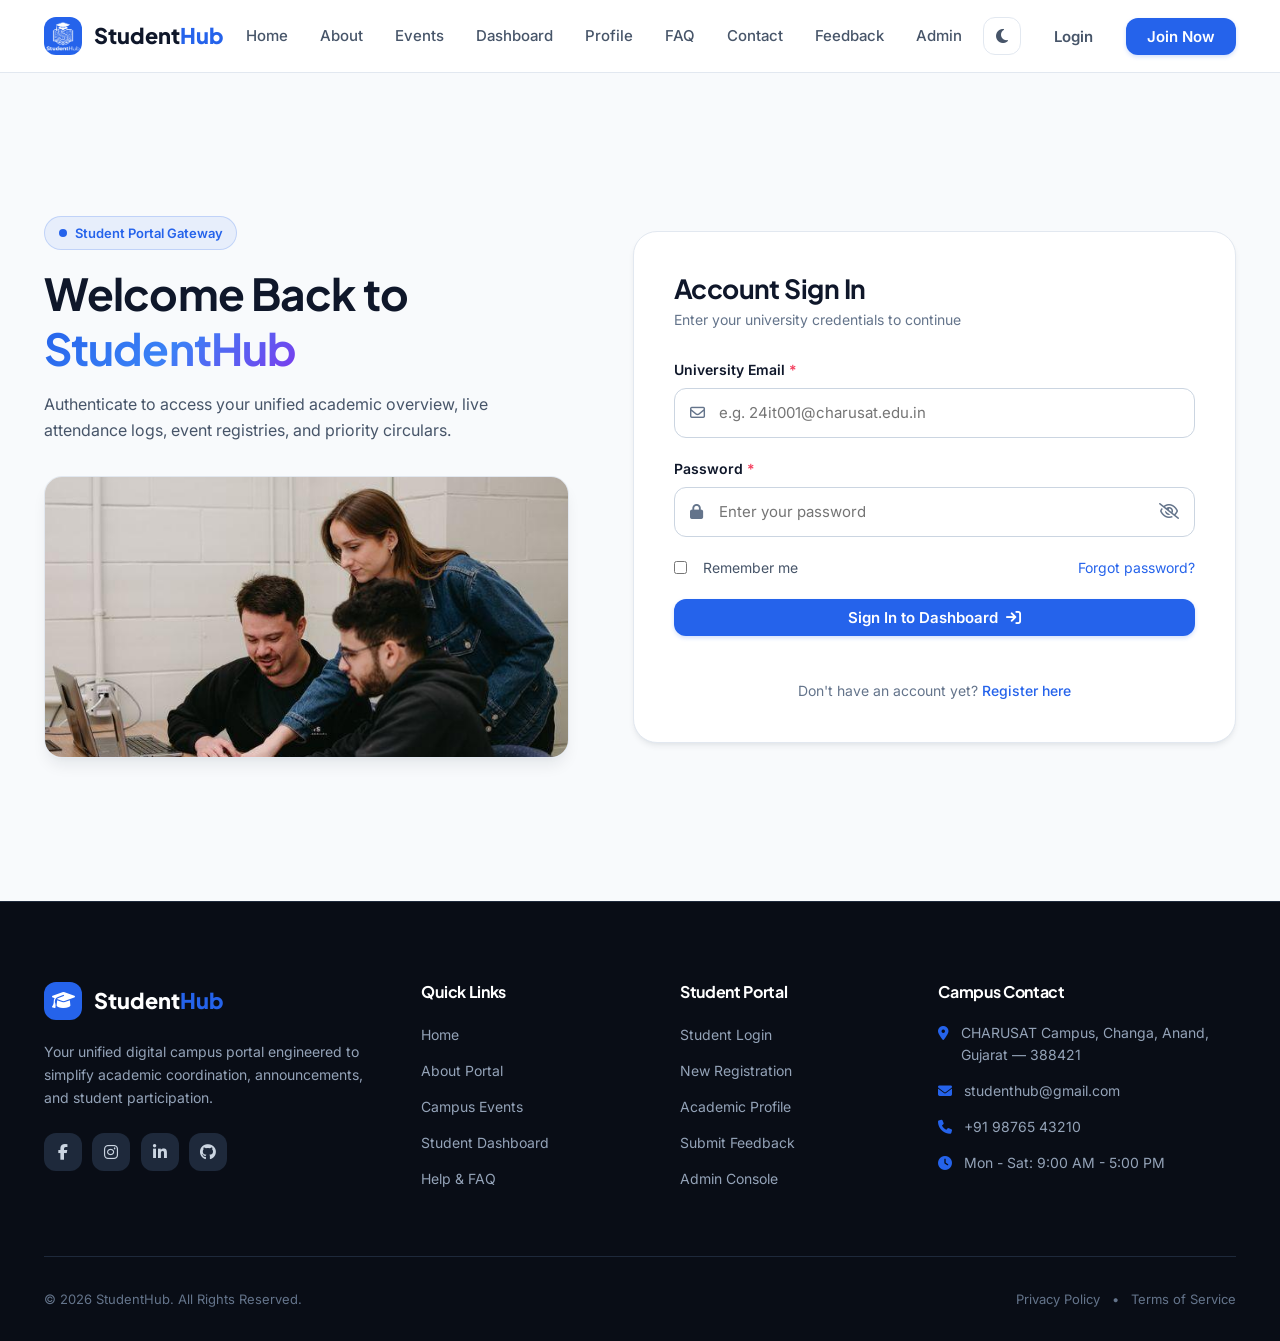
<file: pages/login.html>
<!DOCTYPE html>
<html lang="en" data-theme="light">

<head>
  <meta charset="UTF-8">
  <meta name="viewport" content="width=device-width, initial-scale=1.0">
  <meta http-equiv="X-UA-Compatible" content="IE=edge">

  <title>Student Login — StudentHub</title>
  <meta name="description" content="Access your personalized StudentHub portal to manage academic records, attendance, event RSVPs, and campus circulars.">

  <!-- Favicon -->
  <link rel="icon" href="../image/favicon.ico" type="image/x-icon">

  <!-- Google Fonts: Plus Jakarta Sans & Inter -->
  <link rel="preconnect" href="https://fonts.googleapis.com">
  <link rel="preconnect" href="https://fonts.gstatic.com" crossorigin>
  <link href="https://fonts.googleapis.com/css2?family=Plus+Jakarta+Sans:wght@400;500;600;700;800&family=Inter:wght@300;400;500;600;700&display=swap" rel="stylesheet">

  <!-- Font Awesome Icons -->
  <link rel="stylesheet" href="https://cdnjs.cloudflare.com/ajax/libs/font-awesome/6.6.0/css/all.min.css" integrity="sha512-Kc323vGBEqzTmouAECnVceyQqyqdsSiqLQISBL29aUW4U/M7pSPA/gEUZQqv1cwx4OnYxTxve5UMg5GT6L4JJg==" crossorigin="anonymous" referrerpolicy="no-referrer">

  <!-- Main Stylesheet -->
  <link rel="stylesheet" href="../css/style.css">
</head>

<body>

  <!--================ HEADER / NAVBAR =================-->
  <header class="site-header" id="topHeader">
    <div class="container nav-container">
      
      <!-- Brand Logo -->
      <a href="index.html" class="brand-logo" aria-label="StudentHub Home">
        <div class="logo-icon">
          <img src="../image/StudentHub LOGO.png" alt="StudentHub Logo" class="brand-img-logo" onerror="this.style.display='none'; this.nextElementSibling.style.display='inline-block';">
          <i class="fa-solid fa-graduation-cap" aria-hidden="true" style="display: none;"></i>
        </div>
        <span class="logo-text">Student<span>Hub</span></span>
      </a>

      <!-- Navigation Links -->
      <nav class="main-nav" id="mainNav" aria-label="Primary Navigation">
        <ul class="nav-list">
          <li><a href="index.html" class="nav-link">Home</a></li>
          <li><a href="about.html" class="nav-link">About</a></li>
          <li><a href="events.html" class="nav-link">Events</a></li>
          <li><a href="dashboard.html" class="nav-link">Dashboard</a></li>
          <li><a href="profile.html" class="nav-link">Profile</a></li>
          <li><a href="faq.html" class="nav-link">FAQ</a></li>
          <li><a href="contact.html" class="nav-link">Contact</a></li>
          <li><a href="feedback.html" class="nav-link">Feedback</a></li>
          <li><a href="admin.html" class="nav-link">Admin</a></li>
        </ul>
      </nav>

      <!-- Action Group -->
      <div class="nav-actions">
        <!-- Theme Toggle -->
        <button id="themeToggleBtn" class="theme-toggle" type="button" aria-label="Toggle light and dark mode" title="Toggle Theme">
          <i class="fa-solid fa-moon dark-icon" aria-hidden="true"></i>
          <i class="fa-solid fa-sun light-icon" aria-hidden="true"></i>
        </button>

        <a href="login.html" class="btn btn-ghost active" aria-current="page">Login</a>
        <a href="registar.html" class="btn btn-primary">Join Now</a>

        <!-- Mobile Hamburger Toggle -->
        <button id="hamburgerBtn" class="hamburger-btn" type="button" aria-expanded="false" aria-controls="mainNav" aria-label="Toggle navigation menu">
          <span class="bar"></span>
          <span class="bar"></span>
          <span class="bar"></span>
        </button>
      </div>

    </div>
  </header>

  <main id="mainContent">

    <!--================ LOGIN SECTION =================-->
    <section class="auth-section" aria-labelledby="loginHeading">
      <div class="container auth-container">
        
        <!-- Left Hero Overview -->
        <div class="auth-hero-pane">
          <div class="badge-pill">
            <span class="badge-dot"></span>
            <span>Student Portal Gateway</span>
          </div>

          <h1 id="loginHeading" class="auth-title">
            Welcome Back to <span class="gradient-text">StudentHub</span>
          </h1>

          <p class="auth-subtext">
            Authenticate to access your unified academic overview, live attendance logs, event registries, and priority circulars.
          </p>

          <div class="auth-image-card">
            <img src="../image/image.png" alt="University student authentication and workspace" class="auth-hero-img" loading="eager">
          </div>
        </div>

        <!-- Right Form Container -->
        <div class="auth-form-pane">
          <div class="form-card auth-card">
            
            <div class="auth-card-header">
              <h2>Account Sign In</h2>
              <p>Enter your university credentials to continue</p>
            </div>

            <form class="styled-form" id="loginForm" action="dashboard.html" method="POST">
              
              <!-- Email Input -->
              <div class="form-group">
                <label for="loginEmail" class="form-label">University Email <span class="required-star">*</span></label>
                <div class="input-icon-wrap">
                  <i class="fa-regular fa-envelope input-icon" aria-hidden="true"></i>
                  <input type="email" id="loginEmail" name="email" class="form-control" placeholder="e.g. 24it001@charusat.edu.in" required autocomplete="email">
                </div>
              </div>

              <!-- Password Input with Toggle -->
              <div class="form-group">
                <label for="loginPassword" class="form-label">Password <span class="required-star">*</span></label>
                <div class="input-icon-wrap password-wrap">
                  <i class="fa-solid fa-lock input-icon" aria-hidden="true"></i>
                  <input type="password" id="loginPassword" name="password" class="form-control password-input" placeholder="Enter your password" required autocomplete="current-password">
                  <button type="button" class="password-toggle-btn" aria-label="Toggle password visibility" data-target="loginPassword">
                    <i class="fa-regular fa-eye-slash toggle-eye-icon" aria-hidden="true"></i>
                  </button>
                </div>
              </div>

              <!-- Options Row -->
              <div class="auth-options-row">
                <label class="checkbox-container">
                  <input type="checkbox" name="remember_me" id="rememberMeCheckbox">
                  <span class="custom-checkbox"></span>
                  <span class="checkbox-label-text">Remember me</span>
                </label>

                <a href="faq.html" class="forgot-link">Forgot password?</a>
              </div>

              <!-- Submit Button -->
              <button type="submit" class="btn btn-primary btn-block">
                <span>Sign In to Dashboard</span>
                <i class="fa-solid fa-arrow-right-to-bracket" aria-hidden="true"></i>
              </button>

              <!-- Footer Switcher -->
              <div class="auth-switch-footer">
                <p>
                  Don't have an account yet? 
                  <a href="registar.html" class="text-primary-link font-weight-semibold">Register here</a>
                </p>
              </div>

            </form>

          </div>
        </div>

      </div>
    </section>

  </main>

  <!--================ SITE FOOTER =================-->
  <footer class="site-footer" role="contentinfo">
    <div class="container">
      <div class="footer-grid">
        
        <!-- Column 1: Brand -->
        <div class="footer-col brand-col">
          <a href="index.html" class="brand-logo footer-logo">
            <div class="logo-icon"><i class="fa-solid fa-graduation-cap"></i></div>
            <span class="logo-text">Student<span>Hub</span></span>
          </a>
          <p class="footer-bio">
            Your unified digital campus portal engineered to simplify academic coordination, announcements, and student participation.
          </p>
          <div class="social-links" aria-label="Social media links">
            <a href="#" class="social-btn" aria-label="Facebook"><i class="fab fa-facebook-f"></i></a>
            <a href="#" class="social-btn" aria-label="Instagram"><i class="fab fa-instagram"></i></a>
            <a href="#" class="social-btn" aria-label="LinkedIn"><i class="fab fa-linkedin-in"></i></a>
            <a href="#" class="social-btn" aria-label="GitHub"><i class="fab fa-github"></i></a>
          </div>
        </div>

        <!-- Column 2: Navigation -->
        <div class="footer-col">
          <h3 class="footer-heading">Quick Links</h3>
          <ul class="footer-links">
            <li><a href="index.html">Home</a></li>
            <li><a href="about.html">About Portal</a></li>
            <li><a href="events.html">Campus Events</a></li>
            <li><a href="dashboard.html">Student Dashboard</a></li>
            <li><a href="faq.html">Help & FAQ</a></li>
          </ul>
        </div>

        <!-- Column 3: Portals & Access -->
        <div class="footer-col">
          <h3 class="footer-heading">Student Portal</h3>
          <ul class="footer-links">
            <li><a href="login.html">Student Login</a></li>
            <li><a href="registar.html">New Registration</a></li>
            <li><a href="profile.html">Academic Profile</a></li>
            <li><a href="feedback.html">Submit Feedback</a></li>
            <li><a href="admin.html">Admin Console</a></li>
          </ul>
        </div>

        <!-- Column 4: Contact -->
        <div class="footer-col">
          <h3 class="footer-heading">Campus Contact</h3>
          <ul class="footer-contact-list">
            <li>
              <i class="fa-solid fa-location-dot" aria-hidden="true"></i>
              <span>CHARUSAT Campus, Changa, Anand, Gujarat — 388421</span>
            </li>
            <li>
              <i class="fa-solid fa-envelope" aria-hidden="true"></i>
              <a href="mailto:studenthub@gmail.com">studenthub@gmail.com</a>
            </li>
            <li>
              <i class="fa-solid fa-phone" aria-hidden="true"></i>
              <a href="tel:+919876543210">+91 98765 43210</a>
            </li>
            <li>
              <i class="fa-solid fa-clock" aria-hidden="true"></i>
              <span>Mon - Sat: 9:00 AM - 5:00 PM</span>
            </li>
          </ul>
        </div>

      </div>

      <div class="footer-bottom">
        <p class="copyright-text">
          &copy; 2026 StudentHub. All Rights Reserved.
        </p>
        <div class="footer-legal">
          <a href="faq.html">Privacy Policy</a>
          <span>•</span>
          <a href="faq.html">Terms of Service</a>
        </div>
      </div>
    </div>
  </footer>

  <!-- Main JavaScript File -->
  <script src="../js/script.js"></script>
</body>

</html>
</file>
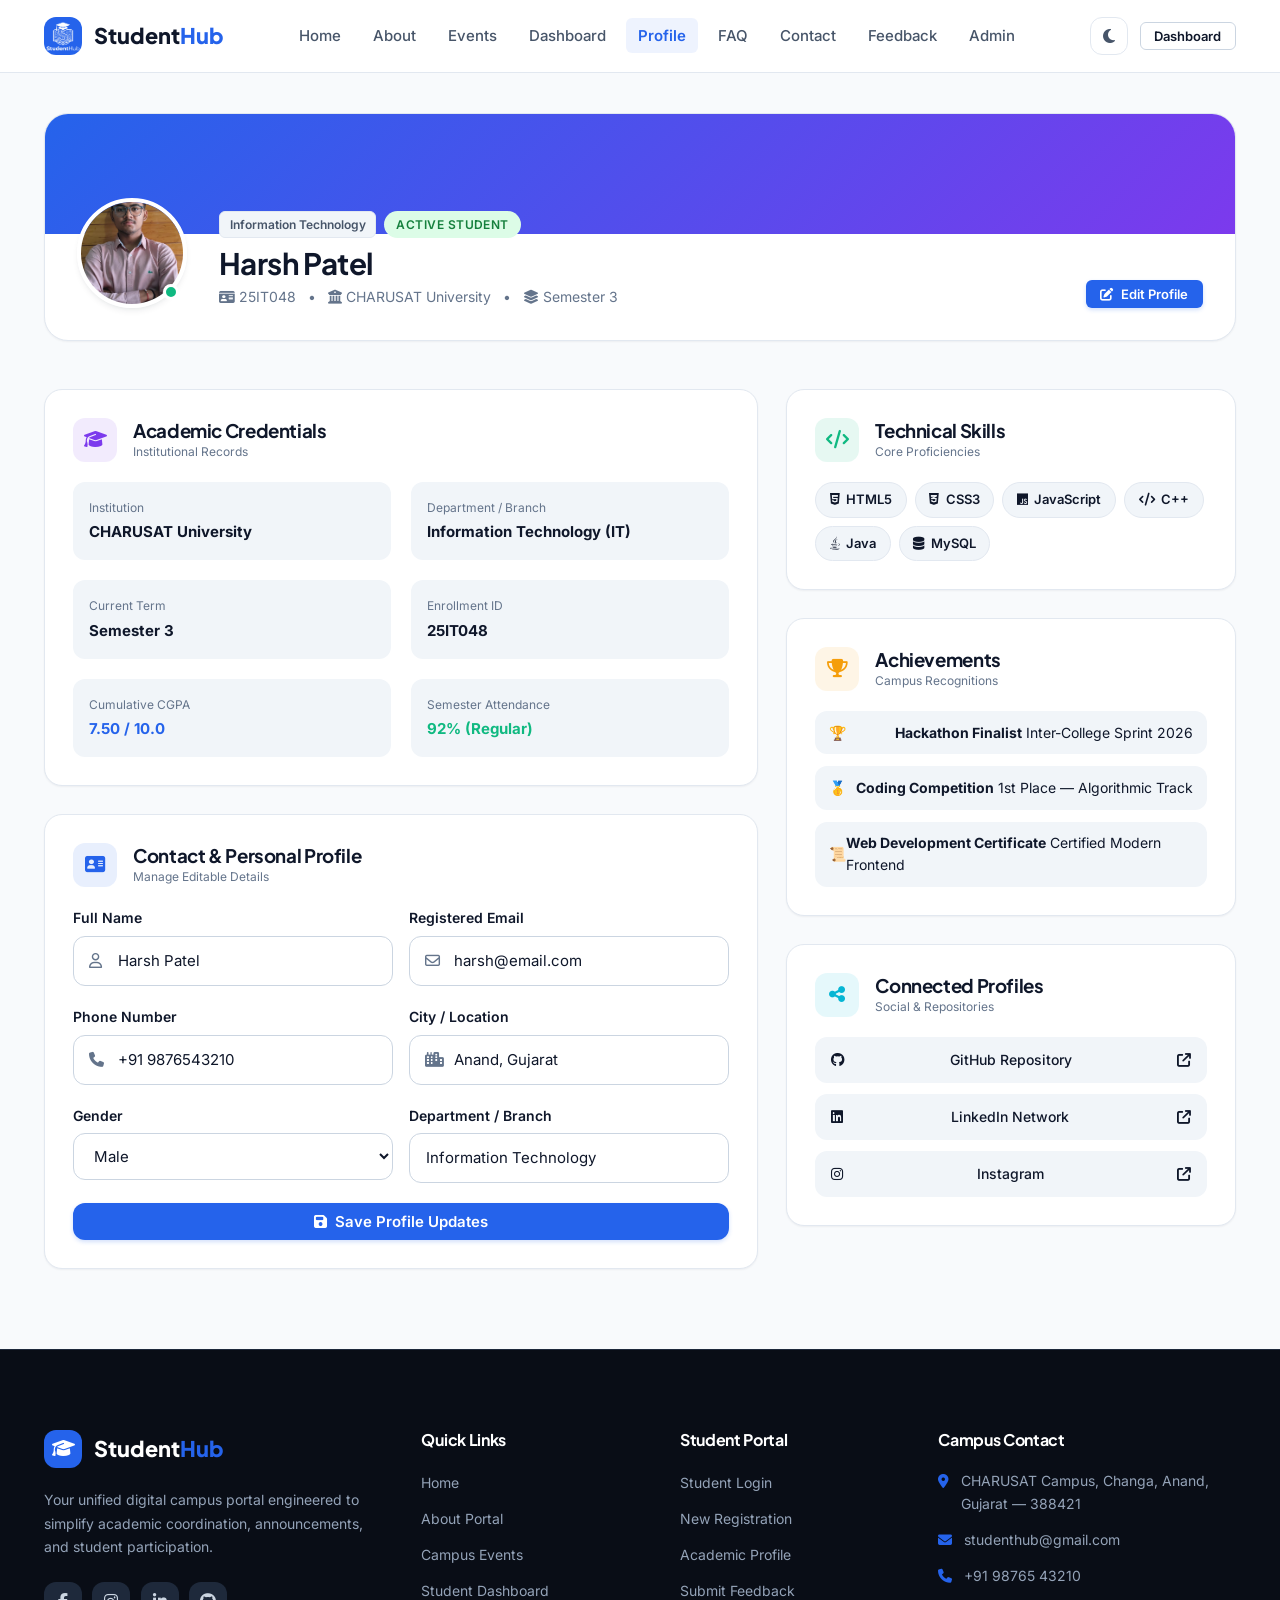
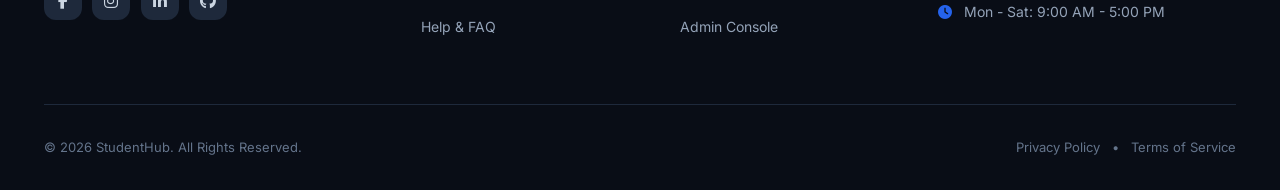
<file: pages/profile.html>
<!DOCTYPE html>
<html lang="en" data-theme="light">

<head>
  <meta charset="UTF-8">
  <meta name="viewport" content="width=device-width, initial-scale=1.0">
  <meta http-equiv="X-UA-Compatible" content="IE=edge">

  <title>Student Profile — StudentHub</title>
  <meta name="description" content="View and manage verified university credentials, academic performance records, technical skills, and student achievements on StudentHub.">

  <!-- Favicon -->
  <link rel="icon" href="../image/favicon.ico" type="image/x-icon">

  <!-- Google Fonts: Plus Jakarta Sans & Inter -->
  <link rel="preconnect" href="https://fonts.googleapis.com">
  <link rel="preconnect" href="https://fonts.gstatic.com" crossorigin>
  <link href="https://fonts.googleapis.com/css2?family=Plus+Jakarta+Sans:wght@400;500;600;700;800&family=Inter:wght@300;400;500;600;700&display=swap" rel="stylesheet">

  <!-- Font Awesome Icons -->
  <link rel="stylesheet" href="https://cdnjs.cloudflare.com/ajax/libs/font-awesome/6.6.0/css/all.min.css" integrity="sha512-Kc323vGBEqzTmouAECnVceyQqyqdsSiqLQISBL29aUW4U/M7pSPA/gEUZQqv1cwx4OnYxTxve5UMg5GT6L4JJg==" crossorigin="anonymous" referrerpolicy="no-referrer">

  <!-- Main Stylesheet -->
  <link rel="stylesheet" href="../css/style.css">
</head>

<body>

  <!--================ HEADER / NAVBAR =================-->
  <header class="site-header" id="topHeader">
    <div class="container nav-container">
      
      <!-- Brand Logo -->
      <a href="index.html" class="brand-logo" aria-label="StudentHub Home">
        <div class="logo-icon">
          <img src="../image/StudentHub LOGO.png" alt="StudentHub Logo" class="brand-img-logo" onerror="this.style.display='none'; this.nextElementSibling.style.display='inline-block';">
          <i class="fa-solid fa-graduation-cap" aria-hidden="true" style="display: none;"></i>
        </div>
        <span class="logo-text">Student<span>Hub</span></span>
      </a>

      <!-- Navigation Links -->
      <nav class="main-nav" id="mainNav" aria-label="Primary Navigation">
        <ul class="nav-list">
          <li><a href="index.html" class="nav-link">Home</a></li>
          <li><a href="about.html" class="nav-link">About</a></li>
          <li><a href="events.html" class="nav-link">Events</a></li>
          <li><a href="dashboard.html" class="nav-link">Dashboard</a></li>
          <li><a href="profile.html" class="nav-link active" aria-current="page">Profile</a></li>
          <li><a href="faq.html" class="nav-link">FAQ</a></li>
          <li><a href="contact.html" class="nav-link">Contact</a></li>
          <li><a href="feedback.html" class="nav-link">Feedback</a></li>
          <li><a href="admin.html" class="nav-link">Admin</a></li>
        </ul>
      </nav>

      <!-- Action Group -->
      <div class="nav-actions">
        <!-- Theme Toggle -->
        <button id="themeToggleBtn" class="theme-toggle" type="button" aria-label="Toggle light and dark mode" title="Toggle Theme">
          <i class="fa-solid fa-moon dark-icon" aria-hidden="true"></i>
          <i class="fa-solid fa-sun light-icon" aria-hidden="true"></i>
        </button>

        <a href="dashboard.html" class="btn btn-outline btn-sm">Dashboard</a>

        <!-- Mobile Hamburger Toggle -->
        <button id="hamburgerBtn" class="hamburger-btn" type="button" aria-expanded="false" aria-controls="mainNav" aria-label="Toggle navigation menu">
          <span class="bar"></span>
          <span class="bar"></span>
          <span class="bar"></span>
        </button>
      </div>

    </div>
  </header>

  <main id="mainContent">

    <!--================ PROFILE HEADER HERO =================-->
    <section class="profile-header-section" aria-labelledby="profileHeading">
      <div class="container">
        
        <div class="profile-hero-card">
          <div class="profile-cover-backdrop" aria-hidden="true"></div>
          
          <div class="profile-summary-bar">
            <div class="profile-avatar-wrapper">
              <img src="../image/HP p.jpeg" alt="Harsh Patel profile portrait" class="profile-avatar-img" onerror="this.src='../image/Medical_Student2-min.webp';">
              <span class="avatar-status-dot" title="Verified Student"></span>
            </div>

            <div class="profile-primary-details">
              <div class="profile-tags-row">
                <span class="dept-badge">Information Technology</span>
                <span class="status-badge status-active">Active Student</span>
              </div>
              <h1 id="profileHeading" class="profile-name">Harsh Patel</h1>
              <p class="profile-meta-line">
                <span><i class="fa-solid fa-id-card" aria-hidden="true"></i> 25IT048</span>
                <span>•</span>
                <span><i class="fa-solid fa-building-columns" aria-hidden="true"></i> CHARUSAT University</span>
                <span>•</span>
                <span><i class="fa-solid fa-layer-group" aria-hidden="true"></i> Semester 3</span>
              </p>
            </div>

            <div class="profile-hero-actions">
              <a href="#editableProfileForm" class="btn btn-primary btn-sm">
                <i class="fa-solid fa-pen-to-square" aria-hidden="true"></i>
                <span>Edit Profile</span>
              </a>
            </div>
          </div>
        </div>

      </div>
    </section>

    <!--================ PROFILE INFORMATION GRID =================-->
    <section class="profile-content-section" aria-label="Student Information and Records">
      <div class="container">
        
        <div class="profile-content-grid">

          <!-- Left Column: Details Cards -->
          <div class="profile-column-wide">

            <!-- Card 1: Academic & Personal Stats -->
            <div class="dashboard-card profile-details-card">
              <div class="card-header-clean">
                <div class="header-icon-box icon-purple">
                  <i class="fa-solid fa-graduation-cap" aria-hidden="true"></i>
                </div>
                <div>
                  <h3>Academic Credentials</h3>
                  <span class="card-sub">Institutional Records</span>
                </div>
              </div>

              <div class="details-spec-grid">
                <div class="spec-item">
                  <span class="spec-label">Institution</span>
                  <strong class="spec-val">CHARUSAT University</strong>
                </div>
                <div class="spec-item">
                  <span class="spec-label">Department / Branch</span>
                  <strong class="spec-val">Information Technology (IT)</strong>
                </div>
                <div class="spec-item">
                  <span class="spec-label">Current Term</span>
                  <strong class="spec-val">Semester 3</strong>
                </div>
                <div class="spec-item">
                  <span class="spec-label">Enrollment ID</span>
                  <strong class="spec-val">25IT048</strong>
                </div>
                <div class="spec-item">
                  <span class="spec-label">Cumulative CGPA</span>
                  <strong class="spec-val text-primary">7.50 / 10.0</strong>
                </div>
                <div class="spec-item">
                  <span class="spec-label">Semester Attendance</span>
                  <strong class="spec-val text-success">92% (Regular)</strong>
                </div>
              </div>
            </div>

            <!-- Card 2: Editable Form Details -->
            <div class="dashboard-card profile-details-card" id="editableProfileForm">
              <div class="card-header-clean">
                <div class="header-icon-box icon-blue">
                  <i class="fa-solid fa-address-card" aria-hidden="true"></i>
                </div>
                <div>
                  <h3>Contact & Personal Profile</h3>
                  <span class="card-sub">Manage Editable Details</span>
                </div>
              </div>

              <form class="styled-form profile-edit-form" action="#" method="POST" onsubmit="return false;">
                <div class="form-group-row">
                  <div class="form-group">
                    <label for="profFullName" class="form-label">Full Name</label>
                    <div class="input-icon-wrap">
                      <i class="fa-regular fa-user input-icon" aria-hidden="true"></i>
                      <input type="text" id="profFullName" name="name" class="form-control" value="Harsh Patel" required>
                    </div>
                  </div>

                  <div class="form-group">
                    <label for="profEmail" class="form-label">Registered Email</label>
                    <div class="input-icon-wrap">
                      <i class="fa-regular fa-envelope input-icon" aria-hidden="true"></i>
                      <input type="email" id="profEmail" name="email" class="form-control" value="harsh@email.com" required>
                    </div>
                  </div>
                </div>

                <div class="form-group-row">
                  <div class="form-group">
                    <label for="profPhone" class="form-label">Phone Number</label>
                    <div class="input-icon-wrap">
                      <i class="fa-solid fa-phone input-icon" aria-hidden="true"></i>
                      <input type="tel" id="profPhone" name="phone" class="form-control" value="+91 9876543210" required>
                    </div>
                  </div>

                  <div class="form-group">
                    <label for="profCity" class="form-label">City / Location</label>
                    <div class="input-icon-wrap">
                      <i class="fa-solid fa-city input-icon" aria-hidden="true"></i>
                      <input type="text" id="profCity" name="city" class="form-control" value="Anand, Gujarat">
                    </div>
                  </div>
                </div>

                <div class="form-group-row">
                  <div class="form-group">
                    <label for="profGender" class="form-label">Gender</label>
                    <select id="profGender" name="gender" class="form-control">
                      <option value="Male" selected>Male</option>
                      <option value="Female">Female</option>
                      <option value="Other">Other</option>
                      <option value="Prefer not to say">Prefer not to say</option>
                    </select>
                  </div>

                  <div class="form-group">
                    <label for="profBranch" class="form-label">Department / Branch</label>
                    <input type="text" id="profBranch" name="branch" class="form-control" value="Information Technology" readonly>
                  </div>
                </div>

                <button type="submit" class="btn btn-primary">
                  <i class="fa-solid fa-floppy-disk" aria-hidden="true"></i>
                  <span>Save Profile Updates</span>
                </button>
              </form>
            </div>

          </div>

          <!-- Right Column: Skills, Honors, Socials -->
          <div class="profile-column-narrow">

            <!-- Skills Box -->
            <div class="dashboard-card">
              <div class="card-header-clean">
                <div class="header-icon-box icon-emerald">
                  <i class="fa-solid fa-code" aria-hidden="true"></i>
                </div>
                <div>
                  <h3>Technical Skills</h3>
                  <span class="card-sub">Core Proficiencies</span>
                </div>
              </div>

              <div class="skill-tags-wrapper">
                <span class="skill-chip"><i class="fa-brands fa-html5" aria-hidden="true"></i> HTML5</span>
                <span class="skill-chip"><i class="fa-brands fa-css3-alt" aria-hidden="true"></i> CSS3</span>
                <span class="skill-chip"><i class="fa-brands fa-js" aria-hidden="true"></i> JavaScript</span>
                <span class="skill-chip"><i class="fa-solid fa-code" aria-hidden="true"></i> C++</span>
                <span class="skill-chip"><i class="fa-brands fa-java" aria-hidden="true"></i> Java</span>
                <span class="skill-chip"><i class="fa-solid fa-database" aria-hidden="true"></i> MySQL</span>
              </div>
            </div>

            <!-- Achievements Box -->
            <div class="dashboard-card">
              <div class="card-header-clean">
                <div class="header-icon-box icon-amber">
                  <i class="fa-solid fa-trophy" aria-hidden="true"></i>
                </div>
                <div>
                  <h3>Achievements</h3>
                  <span class="card-sub">Campus Recognitions</span>
                </div>
              </div>

              <ul class="widget-item-list">
                <li class="widget-list-row">
                  <span class="achievement-icon-wrap">🏆</span>
                  <div class="notice-row-body">
                    <strong class="item-title">Hackathon Finalist</strong>
                    <span class="item-meta">Inter-College Sprint 2026</span>
                  </div>
                </li>
                <li class="widget-list-row">
                  <span class="achievement-icon-wrap">🥇</span>
                  <div class="notice-row-body">
                    <strong class="item-title">Coding Competition</strong>
                    <span class="item-meta">1st Place — Algorithmic Track</span>
                  </div>
                </li>
                <li class="widget-list-row">
                  <span class="achievement-icon-wrap">📜</span>
                  <div class="notice-row-body">
                    <strong class="item-title">Web Development Certificate</strong>
                    <span class="item-meta">Certified Modern Frontend</span>
                  </div>
                </li>
              </ul>
            </div>

            <!-- Social Links Box -->
            <div class="dashboard-card">
              <div class="card-header-clean">
                <div class="header-icon-box icon-cyan">
                  <i class="fa-solid fa-share-nodes" aria-hidden="true"></i>
                </div>
                <div>
                  <h3>Connected Profiles</h3>
                  <span class="card-sub">Social & Repositories</span>
                </div>
              </div>

              <div class="profile-social-vertical">
                <a href="https://github.com" target="_blank" rel="noopener noreferrer" class="profile-social-item">
                  <i class="fab fa-github" aria-hidden="true"></i>
                  <span>GitHub Repository</span>
                  <i class="fa-solid fa-arrow-up-right-from-square meta-ext-icon" aria-hidden="true"></i>
                </a>
                <a href="https://linkedin.com" target="_blank" rel="noopener noreferrer" class="profile-social-item">
                  <i class="fab fa-linkedin" aria-hidden="true"></i>
                  <span>LinkedIn Network</span>
                  <i class="fa-solid fa-arrow-up-right-from-square meta-ext-icon" aria-hidden="true"></i>
                </a>
                <a href="https://instagram.com" target="_blank" rel="noopener noreferrer" class="profile-social-item">
                  <i class="fab fa-instagram" aria-hidden="true"></i>
                  <span>Instagram</span>
                  <i class="fa-solid fa-arrow-up-right-from-square meta-ext-icon" aria-hidden="true"></i>
                </a>
              </div>
            </div>

          </div>

        </div>

      </div>
    </section>

  </main>

  <!--================ SITE FOOTER =================-->
  <footer class="site-footer" role="contentinfo">
    <div class="container">
      <div class="footer-grid">
        
        <!-- Column 1: Brand -->
        <div class="footer-col brand-col">
          <a href="index.html" class="brand-logo footer-logo">
            <div class="logo-icon"><i class="fa-solid fa-graduation-cap"></i></div>
            <span class="logo-text">Student<span>Hub</span></span>
          </a>
          <p class="footer-bio">
            Your unified digital campus portal engineered to simplify academic coordination, announcements, and student participation.
          </p>
          <div class="social-links" aria-label="Social media links">
            <a href="#" class="social-btn" aria-label="Facebook"><i class="fab fa-facebook-f"></i></a>
            <a href="#" class="social-btn" aria-label="Instagram"><i class="fab fa-instagram"></i></a>
            <a href="#" class="social-btn" aria-label="LinkedIn"><i class="fab fa-linkedin-in"></i></a>
            <a href="#" class="social-btn" aria-label="GitHub"><i class="fab fa-github"></i></a>
          </div>
        </div>

        <!-- Column 2: Navigation -->
        <div class="footer-col">
          <h3 class="footer-heading">Quick Links</h3>
          <ul class="footer-links">
            <li><a href="index.html">Home</a></li>
            <li><a href="about.html">About Portal</a></li>
            <li><a href="events.html">Campus Events</a></li>
            <li><a href="dashboard.html">Student Dashboard</a></li>
            <li><a href="faq.html">Help & FAQ</a></li>
          </ul>
        </div>

        <!-- Column 3: Portals & Access -->
        <div class="footer-col">
          <h3 class="footer-heading">Student Portal</h3>
          <ul class="footer-links">
            <li><a href="login.html">Student Login</a></li>
            <li><a href="registar.html">New Registration</a></li>
            <li><a href="profile.html">Academic Profile</a></li>
            <li><a href="feedback.html">Submit Feedback</a></li>
            <li><a href="admin.html">Admin Console</a></li>
          </ul>
        </div>

        <!-- Column 4: Contact -->
        <div class="footer-col">
          <h3 class="footer-heading">Campus Contact</h3>
          <ul class="footer-contact-list">
            <li>
              <i class="fa-solid fa-location-dot" aria-hidden="true"></i>
              <span>CHARUSAT Campus, Changa, Anand, Gujarat — 388421</span>
            </li>
            <li>
              <i class="fa-solid fa-envelope" aria-hidden="true"></i>
              <a href="mailto:studenthub@gmail.com">studenthub@gmail.com</a>
            </li>
            <li>
              <i class="fa-solid fa-phone" aria-hidden="true"></i>
              <a href="tel:+919876543210">+91 98765 43210</a>
            </li>
            <li>
              <i class="fa-solid fa-clock" aria-hidden="true"></i>
              <span>Mon - Sat: 9:00 AM - 5:00 PM</span>
            </li>
          </ul>
        </div>

      </div>

      <div class="footer-bottom">
        <p class="copyright-text">
          &copy; 2026 StudentHub. All Rights Reserved.
        </p>
        <div class="footer-legal">
          <a href="faq.html">Privacy Policy</a>
          <span>•</span>
          <a href="faq.html">Terms of Service</a>
        </div>
      </div>
    </div>
  </footer>

  <!-- Main JavaScript File -->
  <script src="../js/script.js"></script>
</body>

</html>
</file>
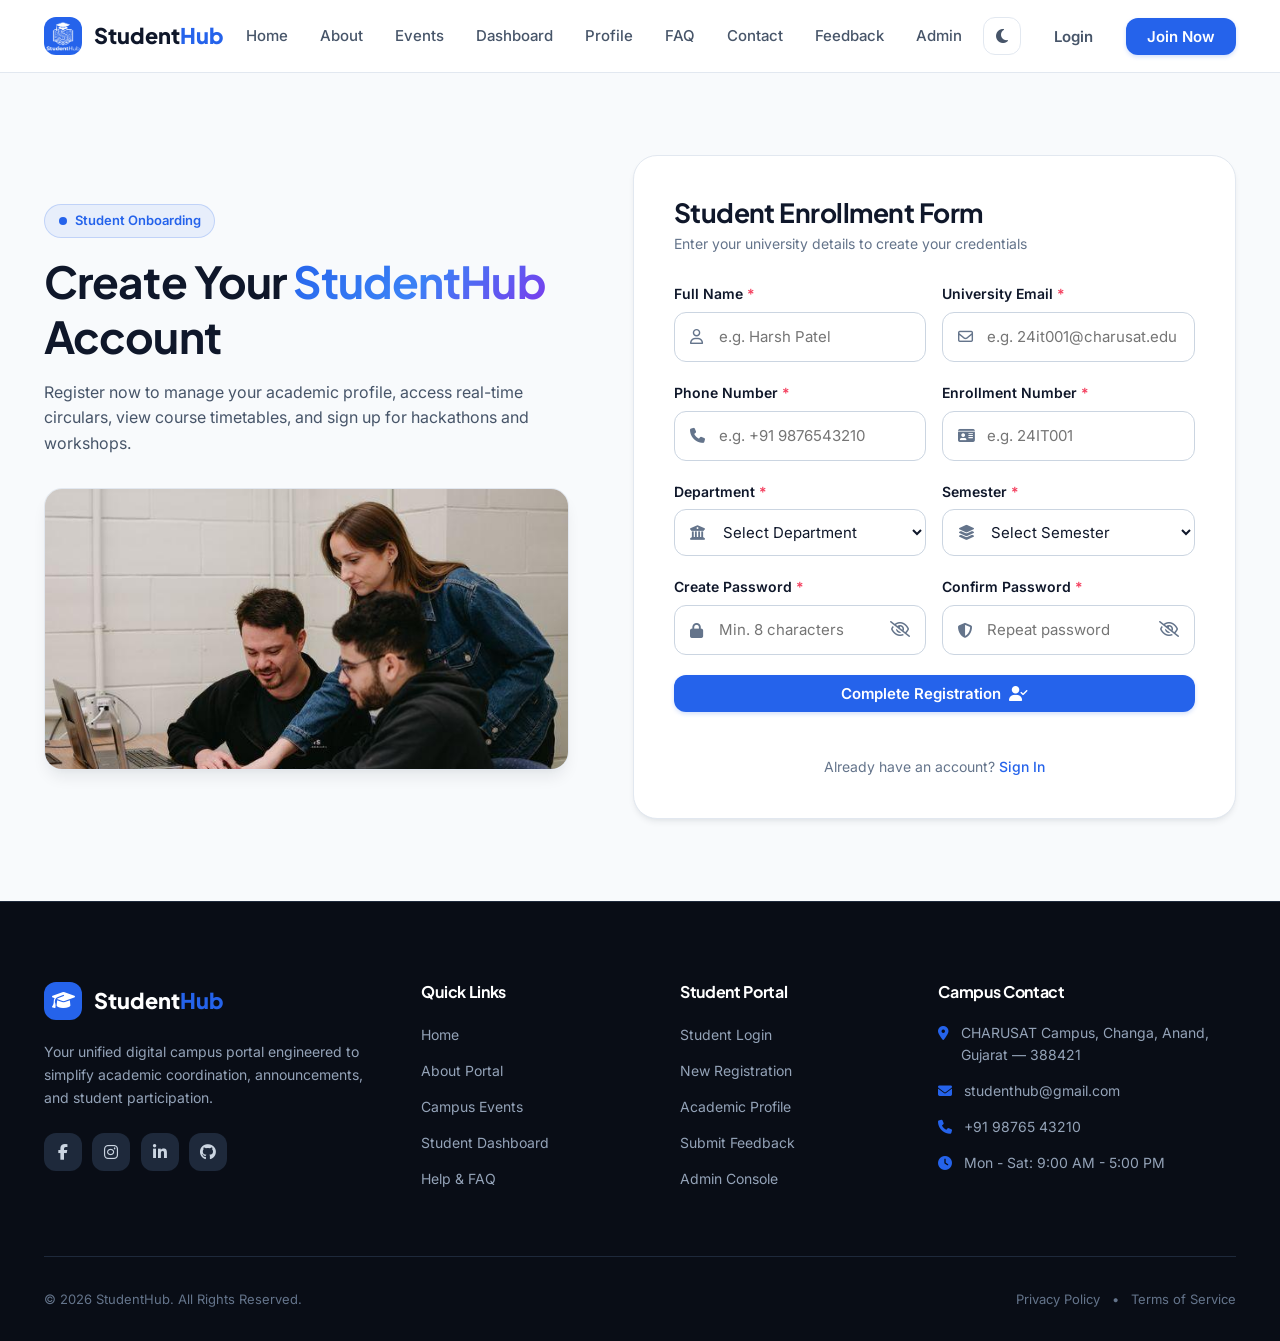
<file: pages/registar.html>
<!DOCTYPE html>
<html lang="en" data-theme="light">

<head>
  <meta charset="UTF-8">
  <meta name="viewport" content="width=device-width, initial-scale=1.0">
  <meta http-equiv="X-UA-Compatible" content="IE=edge">

  <title>Student Registration — StudentHub</title>
  <meta name="description" content="Create your StudentHub account to access student dashboards, verified campus notices, and one-click event registrations.">

  <!-- Favicon -->
  <link rel="icon" href="../image/favicon.ico" type="image/x-icon">

  <!-- Google Fonts: Plus Jakarta Sans & Inter -->
  <link rel="preconnect" href="https://fonts.googleapis.com">
  <link rel="preconnect" href="https://fonts.gstatic.com" crossorigin>
  <link href="https://fonts.googleapis.com/css2?family=Plus+Jakarta+Sans:wght@400;500;600;700;800&family=Inter:wght@300;400;500;600;700&display=swap" rel="stylesheet">

  <!-- Font Awesome Icons -->
  <link rel="stylesheet" href="https://cdnjs.cloudflare.com/ajax/libs/font-awesome/6.6.0/css/all.min.css" integrity="sha512-Kc323vGBEqzTmouAECnVceyQqyqdsSiqLQISBL29aUW4U/M7pSPA/gEUZQqv1cwx4OnYxTxve5UMg5GT6L4JJg==" crossorigin="anonymous" referrerpolicy="no-referrer">

  <!-- Main Stylesheet -->
  <link rel="stylesheet" href="../css/style.css">
</head>

<body>

  <!--================ HEADER / NAVBAR =================-->
  <header class="site-header" id="topHeader">
    <div class="container nav-container">
      
      <!-- Brand Logo -->
      <a href="index.html" class="brand-logo" aria-label="StudentHub Home">
        <div class="logo-icon">
          <img src="../image/StudentHub LOGO.png" alt="StudentHub Logo" class="brand-img-logo" onerror="this.style.display='none'; this.nextElementSibling.style.display='inline-block';">
          <i class="fa-solid fa-graduation-cap" aria-hidden="true" style="display: none;"></i>
        </div>
        <span class="logo-text">Student<span>Hub</span></span>
      </a>

      <!-- Navigation Links -->
      <nav class="main-nav" id="mainNav" aria-label="Primary Navigation">
        <ul class="nav-list">
          <li><a href="index.html" class="nav-link">Home</a></li>
          <li><a href="about.html" class="nav-link">About</a></li>
          <li><a href="events.html" class="nav-link">Events</a></li>
          <li><a href="dashboard.html" class="nav-link">Dashboard</a></li>
          <li><a href="profile.html" class="nav-link">Profile</a></li>
          <li><a href="faq.html" class="nav-link">FAQ</a></li>
          <li><a href="contact.html" class="nav-link">Contact</a></li>
          <li><a href="feedback.html" class="nav-link">Feedback</a></li>
          <li><a href="admin.html" class="nav-link">Admin</a></li>
        </ul>
      </nav>

      <!-- Action Group -->
      <div class="nav-actions">
        <!-- Theme Toggle -->
        <button id="themeToggleBtn" class="theme-toggle" type="button" aria-label="Toggle light and dark mode" title="Toggle Theme">
          <i class="fa-solid fa-moon dark-icon" aria-hidden="true"></i>
          <i class="fa-solid fa-sun light-icon" aria-hidden="true"></i>
        </button>

        <a href="login.html" class="btn btn-ghost">Login</a>
        <a href="registar.html" class="btn btn-primary active" aria-current="page">Join Now</a>

        <!-- Mobile Hamburger Toggle -->
        <button id="hamburgerBtn" class="hamburger-btn" type="button" aria-expanded="false" aria-controls="mainNav" aria-label="Toggle navigation menu">
          <span class="bar"></span>
          <span class="bar"></span>
          <span class="bar"></span>
        </button>
      </div>

    </div>
  </header>

  <main id="mainContent">

    <!--================ REGISTRATION SECTION =================-->
    <section class="auth-section registration-section" aria-labelledby="regHeading">
      <div class="container auth-container">
        
        <!-- Left Hero Overview -->
        <div class="auth-hero-pane">
          <div class="badge-pill">
            <span class="badge-dot"></span>
            <span>Student Onboarding</span>
          </div>

          <h1 id="regHeading" class="auth-title">
            Create Your <span class="gradient-text">StudentHub</span> Account
          </h1>

          <p class="auth-subtext">
            Register now to manage your academic profile, access real-time circulars, view course timetables, and sign up for hackathons and workshops.
          </p>

          <div class="auth-image-card">
            <img src="../image/image.png" alt="University student onboarding preview" class="auth-hero-img" loading="eager">
          </div>
        </div>

        <!-- Right Form Container -->
        <div class="auth-form-pane">
          <div class="form-card auth-card reg-form-card">
            
            <div class="auth-card-header">
              <h2>Student Enrollment Form</h2>
              <p>Enter your university details to create your credentials</p>
            </div>

            <form class="styled-form" id="registerForm" action="login.html" method="POST">
              
              <!-- Row 1: Name & Email -->
              <div class="form-group-row">
                <div class="form-group">
                  <label for="regFullName" class="form-label">Full Name <span class="required-star">*</span></label>
                  <div class="input-icon-wrap">
                    <i class="fa-regular fa-user input-icon" aria-hidden="true"></i>
                    <input type="text" id="regFullName" name="fullname" class="form-control" placeholder="e.g. Harsh Patel" required autocomplete="name">
                  </div>
                </div>

                <div class="form-group">
                  <label for="regEmail" class="form-label">University Email <span class="required-star">*</span></label>
                  <div class="input-icon-wrap">
                    <i class="fa-regular fa-envelope input-icon" aria-hidden="true"></i>
                    <input type="email" id="regEmail" name="email" class="form-control" placeholder="e.g. 24it001@charusat.edu.in" required autocomplete="email">
                  </div>
                </div>
              </div>

              <!-- Row 2: Phone & Enrollment -->
              <div class="form-group-row">
                <div class="form-group">
                  <label for="regPhone" class="form-label">Phone Number <span class="required-star">*</span></label>
                  <div class="input-icon-wrap">
                    <i class="fa-solid fa-phone input-icon" aria-hidden="true"></i>
                    <input type="tel" id="regPhone" name="phone" class="form-control" placeholder="e.g. +91 9876543210" required autocomplete="tel">
                  </div>
                </div>

                <div class="form-group">
                  <label for="regEnrollment" class="form-label">Enrollment Number <span class="required-star">*</span></label>
                  <div class="input-icon-wrap">
                    <i class="fa-solid fa-id-card input-icon" aria-hidden="true"></i>
                    <input type="text" id="regEnrollment" name="enrollment_number" class="form-control" placeholder="e.g. 24IT001" required>
                  </div>
                </div>
              </div>

              <!-- Row 3: Department & Semester -->
              <div class="form-group-row">
                <div class="form-group">
                  <label for="regDepartment" class="form-label">Department <span class="required-star">*</span></label>
                  <div class="input-icon-wrap">
                    <i class="fa-solid fa-building-columns input-icon" aria-hidden="true"></i>
                    <select id="regDepartment" name="department" class="form-control" required>
                      <option value="" disabled selected>Select Department</option>
                      <option value="Information Technology">Information Technology</option>
                      <option value="Computer Engineering">Computer Engineering</option>
                      <option value="Mechanical Engineering">Mechanical Engineering</option>
                      <option value="Civil Engineering">Civil Engineering</option>
                    </select>
                  </div>
                </div>

                <div class="form-group">
                  <label for="regSemester" class="form-label">Semester <span class="required-star">*</span></label>
                  <div class="input-icon-wrap">
                    <i class="fa-solid fa-layer-group input-icon" aria-hidden="true"></i>
                    <select id="regSemester" name="semester" class="form-control" required>
                      <option value="" disabled selected>Select Semester</option>
                      <option value="Semester 1">Semester 1</option>
                      <option value="Semester 2">Semester 2</option>
                      <option value="Semester 3">Semester 3</option>
                      <option value="Semester 4">Semester 4</option>
                      <option value="Semester 5">Semester 5</option>
                      <option value="Semester 6">Semester 6</option>
                      <option value="Semester 7">Semester 7</option>
                      <option value="Semester 8">Semester 8</option>
                    </select>
                  </div>
                </div>
              </div>

              <!-- Row 4: Passwords -->
              <div class="form-group-row">
                <div class="form-group">
                  <label for="regPassword" class="form-label">Create Password <span class="required-star">*</span></label>
                  <div class="input-icon-wrap password-wrap">
                    <i class="fa-solid fa-lock input-icon" aria-hidden="true"></i>
                    <input type="password" id="regPassword" name="password" class="form-control password-input" placeholder="Min. 8 characters" required autocomplete="new-password">
                    <button type="button" class="password-toggle-btn" aria-label="Toggle password visibility" data-target="regPassword">
                      <i class="fa-regular fa-eye-slash toggle-eye-icon" aria-hidden="true"></i>
                    </button>
                  </div>
                </div>

                <div class="form-group">
                  <label for="regConfirmPassword" class="form-label">Confirm Password <span class="required-star">*</span></label>
                  <div class="input-icon-wrap password-wrap">
                    <i class="fa-solid fa-shield-halved input-icon" aria-hidden="true"></i>
                    <input type="password" id="regConfirmPassword" name="confirm_password" class="form-control password-input" placeholder="Repeat password" required autocomplete="new-password">
                    <button type="button" class="password-toggle-btn" aria-label="Toggle confirm password visibility" data-target="regConfirmPassword">
                      <i class="fa-regular fa-eye-slash toggle-eye-icon" aria-hidden="true"></i>
                    </button>
                  </div>
                </div>
              </div>

              <!-- Submit Button -->
              <button type="submit" class="btn btn-primary btn-block">
                <span>Complete Registration</span>
                <i class="fa-solid fa-user-check" aria-hidden="true"></i>
              </button>

              <!-- Footer Switcher -->
              <div class="auth-switch-footer">
                <p>
                  Already have an account? 
                  <a href="login.html" class="text-primary-link font-weight-semibold">Sign In</a>
                </p>
              </div>

            </form>

          </div>
        </div>

      </div>
    </section>

  </main>

  <!--================ SITE FOOTER =================-->
  <footer class="site-footer" role="contentinfo">
    <div class="container">
      <div class="footer-grid">
        
        <!-- Column 1: Brand -->
        <div class="footer-col brand-col">
          <a href="index.html" class="brand-logo footer-logo">
            <div class="logo-icon"><i class="fa-solid fa-graduation-cap"></i></div>
            <span class="logo-text">Student<span>Hub</span></span>
          </a>
          <p class="footer-bio">
            Your unified digital campus portal engineered to simplify academic coordination, announcements, and student participation.
          </p>
          <div class="social-links" aria-label="Social media links">
            <a href="#" class="social-btn" aria-label="Facebook"><i class="fab fa-facebook-f"></i></a>
            <a href="#" class="social-btn" aria-label="Instagram"><i class="fab fa-instagram"></i></a>
            <a href="#" class="social-btn" aria-label="LinkedIn"><i class="fab fa-linkedin-in"></i></a>
            <a href="#" class="social-btn" aria-label="GitHub"><i class="fab fa-github"></i></a>
          </div>
        </div>

        <!-- Column 2: Navigation -->
        <div class="footer-col">
          <h3 class="footer-heading">Quick Links</h3>
          <ul class="footer-links">
            <li><a href="index.html">Home</a></li>
            <li><a href="about.html">About Portal</a></li>
            <li><a href="events.html">Campus Events</a></li>
            <li><a href="dashboard.html">Student Dashboard</a></li>
            <li><a href="faq.html">Help & FAQ</a></li>
          </ul>
        </div>

        <!-- Column 3: Portals & Access -->
        <div class="footer-col">
          <h3 class="footer-heading">Student Portal</h3>
          <ul class="footer-links">
            <li><a href="login.html">Student Login</a></li>
            <li><a href="registar.html">New Registration</a></li>
            <li><a href="profile.html">Academic Profile</a></li>
            <li><a href="feedback.html">Submit Feedback</a></li>
            <li><a href="admin.html">Admin Console</a></li>
          </ul>
        </div>

        <!-- Column 4: Contact -->
        <div class="footer-col">
          <h3 class="footer-heading">Campus Contact</h3>
          <ul class="footer-contact-list">
            <li>
              <i class="fa-solid fa-location-dot" aria-hidden="true"></i>
              <span>CHARUSAT Campus, Changa, Anand, Gujarat — 388421</span>
            </li>
            <li>
              <i class="fa-solid fa-envelope" aria-hidden="true"></i>
              <a href="mailto:studenthub@gmail.com">studenthub@gmail.com</a>
            </li>
            <li>
              <i class="fa-solid fa-phone" aria-hidden="true"></i>
              <a href="tel:+919876543210">+91 98765 43210</a>
            </li>
            <li>
              <i class="fa-solid fa-clock" aria-hidden="true"></i>
              <span>Mon - Sat: 9:00 AM - 5:00 PM</span>
            </li>
          </ul>
        </div>

      </div>

      <div class="footer-bottom">
        <p class="copyright-text">
          &copy; 2026 StudentHub. All Rights Reserved.
        </p>
        <div class="footer-legal">
          <a href="faq.html">Privacy Policy</a>
          <span>•</span>
          <a href="faq.html">Terms of Service</a>
        </div>
      </div>
    </div>
  </footer>

  <!-- Main JavaScript File -->
  <script src="../js/script.js"></script>
</body>

</html>
</file>
<file: css/style.css>
/*==================================================
  STUDENTHUB — UNIFIED DESIGN SYSTEM & STYLESHEET
  Production Grade | Light & Dark Mode | Fully Responsive
==================================================*/

/* --------------------------------------------------
   1. CSS CUSTOM PROPERTIES (DESIGN TOKENS)
-------------------------------------------------- */
:root {
  /* Brand Identity */
  --primary: #2563eb;
  --primary-hover: #1d4ed8;
  --primary-active: #1e40af;
  --primary-subtle: rgba(37, 99, 235, 0.08);
  --primary-glow: rgba(37, 99, 235, 0.25);

  /* Secondary & Accents */
  --accent-purple: #7c3aed;
  --accent-cyan: #06b6d4;
  --accent-emerald: #10b981;
  --accent-amber: #f59e0b;
  --accent-rose: #f43f5e;

  /* Neutrals (Light Mode Default) */
  --bg-body: #f8fafc;
  --bg-surface: #ffffff;
  --bg-surface-elevated: #ffffff;
  --bg-muted: #f1f5f9;
  --bg-input: #ffffff;
  --bg-header: rgba(255, 255, 255, 0.92);

  /* Typography Colors */
  --text-primary: #0f172a;
  --text-secondary: #475569;
  --text-muted: #64748b;
  --text-on-primary: #ffffff;

  /* Borders & Dividers */
  --border-subtle: #e2e8f0;
  --border-strong: #cbd5e1;
  --border-focus: #2563eb;

  /* Feedback & Status */
  --success-bg: #dcfce7;
  --success-text: #15803d;
  --pending-bg: #fef3c7;
  --pending-text: #b45309;
  --danger-bg: #fee2e2;
  --danger-text: #b91c1c;

  /* Elevations & Shadows */
  --shadow-sm: 0 1px 2px 0 rgba(15, 23, 42, 0.05);
  --shadow-md: 0 4px 6px -1px rgba(15, 23, 42, 0.07), 0 2px 4px -2px rgba(15, 23, 42, 0.05);
  --shadow-lg: 0 10px 15px -3px rgba(15, 23, 42, 0.08), 0 4px 6px -4px rgba(15, 23, 42, 0.04);
  --shadow-xl: 0 20px 25px -5px rgba(15, 23, 42, 0.1), 0 8px 10px -6px rgba(15, 23, 42, 0.05);

  /* Typography Stack */
  --font-heading: 'Plus Jakarta Sans', system-ui, -apple-system, sans-serif;
  --font-body: 'Inter', system-ui, -apple-system, sans-serif;

  /* Layout Spacing */
  --radius-sm: 6px;
  --radius-md: 12px;
  --radius-lg: 18px;
  --radius-xl: 24px;
  --radius-full: 9999px;
  --container-max: 1240px;
  --transition-fast: 0.15s ease;
  --transition-normal: 0.25s ease;
  --transition-slow: 0.4s ease;
}

/* --------------------------------------------------
   2. DARK MODE OVERRIDES
-------------------------------------------------- */
[data-theme="dark"] {
  --bg-body: #0b0f19;
  --bg-surface: #111827;
  --bg-surface-elevated: #1e293b;
  --bg-muted: #1e293b;
  --bg-input: #0f172a;
  --bg-header: rgba(17, 24, 39, 0.92);

  --text-primary: #f8fafc;
  --text-secondary: #cbd5e1;
  --text-muted: #94a3b8;

  --border-subtle: #1e293b;
  --border-strong: #334155;

  --success-bg: rgba(16, 185, 129, 0.15);
  --success-text: #34d399;
  --pending-bg: rgba(245, 158, 11, 0.15);
  --pending-text: #fbbf24;
  --danger-bg: rgba(244, 63, 94, 0.15);
  --danger-text: #f87171;

  --shadow-sm: 0 1px 2px 0 rgba(0, 0, 0, 0.4);
  --shadow-md: 0 4px 6px -1px rgba(0, 0, 0, 0.5);
  --shadow-lg: 0 10px 15px -3px rgba(0, 0, 0, 0.6);
  --shadow-xl: 0 20px 25px -5px rgba(0, 0, 0, 0.7);
}

/* --------------------------------------------------
   3. GLOBAL RESETS & FOUNDATIONS
-------------------------------------------------- */
*, *::before, *::after {
  box-sizing: border-box;
  margin: 0;
  padding: 0;
}

html {
  scroll-behavior: smooth;
  font-size: 16px;
}

body {
  font-family: var(--font-body);
  background-color: var(--bg-body);
  color: var(--text-primary);
  line-height: 1.6;
  -webkit-font-smoothing: antialiased;
  -moz-osx-font-smoothing: grayscale;
  transition: background-color var(--transition-normal), color var(--transition-normal);
  overflow-x: hidden;
}

h1, h2, h3, h4, h5, h6 {
  font-family: var(--font-heading);
  color: var(--text-primary);
  font-weight: 700;
  line-height: 1.25;
  letter-spacing: -0.02em;
}

a {
  color: inherit;
  text-decoration: none;
  transition: color var(--transition-fast);
}

img {
  max-width: 100%;
  height: auto;
  display: block;
}

button, input, select, textarea {
  font: inherit;
  color: inherit;
}

ul, ol {
  list-style: none;
}

.sr-only {
  position: absolute;
  width: 1px;
  height: 1px;
  padding: 0;
  margin: -1px;
  overflow: hidden;
  clip: rect(0, 0, 0, 0);
  white-space: nowrap;
  border-width: 0;
}

.container {
  width: 100%;
  max-width: var(--container-max);
  margin-left: auto;
  margin-right: auto;
  padding-left: 1.5rem;
  padding-right: 1.5rem;
}

/* --------------------------------------------------
   4. SHARED UTILITY CLASSES & BADGES
-------------------------------------------------- */
.text-center { text-align: center; }
.text-left { text-align: left; }
.text-right { text-align: right; }
.text-primary { color: var(--primary) !important; }
.text-success { color: var(--accent-emerald) !important; }
.text-danger { color: var(--danger-text) !important; }
.font-weight-semibold { font-weight: 600; }

.gradient-text {
  background: linear-gradient(135deg, var(--primary) 0%, #3b82f6 50%, var(--accent-purple) 100%);
  -webkit-background-clip: text;
  -webkit-text-fill-color: transparent;
  display: inline-block;
}

.text-primary-link {
  color: var(--primary);
  text-decoration: none;
  font-weight: 500;
  transition: color var(--transition-fast);
}
.text-primary-link:hover {
  color: var(--primary-hover);
  text-decoration: underline;
}

.badge-pill {
  display: inline-flex;
  align-items: center;
  gap: 0.5rem;
  padding: 0.35rem 0.85rem;
  background-color: var(--primary-subtle);
  color: var(--primary);
  border: 1px solid rgba(37, 99, 235, 0.2);
  border-radius: var(--radius-full);
  font-size: 0.8125rem;
  font-weight: 600;
  margin-bottom: 1rem;
}

.badge-dot {
  width: 8px;
  height: 8px;
  background-color: var(--primary);
  border-radius: 50%;
  display: inline-block;
  animation: pulse-dot 2s infinite ease-in-out;
}

@keyframes pulse-dot {
  0%, 100% { transform: scale(1); opacity: 1; }
  50% { transform: scale(1.4); opacity: 0.6; }
}

.status-badge {
  display: inline-flex;
  align-items: center;
  padding: 0.25rem 0.75rem;
  border-radius: var(--radius-full);
  font-size: 0.75rem;
  font-weight: 600;
  text-transform: uppercase;
  letter-spacing: 0.04em;
}
.status-active { background: var(--success-bg); color: var(--success-text); }
.status-pending { background: var(--pending-bg); color: var(--pending-text); }
.status-inactive { background: var(--danger-bg); color: var(--danger-text); }

.dept-badge {
  display: inline-block;
  padding: 0.2rem 0.6rem;
  background: var(--bg-muted);
  color: var(--text-secondary);
  border: 1px solid var(--border-subtle);
  border-radius: var(--radius-sm);
  font-size: 0.75rem;
  font-weight: 600;
}

.section-header {
  margin-bottom: 3.5rem;
}
.section-subtitle {
  text-transform: uppercase;
  font-size: 0.8125rem;
  font-weight: 700;
  letter-spacing: 0.1em;
  color: var(--primary);
  margin-bottom: 0.5rem;
  display: block;
}
.section-title {
  font-size: 2.25rem;
  margin-bottom: 0.75rem;
}
.section-description {
  font-size: 1.0625rem;
  color: var(--text-secondary);
  max-width: 680px;
  margin-left: auto;
  margin-right: auto;
}

.section-header-flex {
  display: flex;
  justify-content: space-between;
  align-items: flex-end;
  margin-bottom: 2.5rem;
  gap: 1.5rem;
  flex-wrap: wrap;
}

/* --------------------------------------------------
   5. BUTTONS & CONTROLS
-------------------------------------------------- */
.btn {
  display: inline-flex;
  align-items: center;
  justify-content: center;
  gap: 0.5rem;
  padding: 0.625rem 1.25rem;
  border-radius: var(--radius-md);
  font-size: 0.9375rem;
  font-weight: 600;
  cursor: pointer;
  border: 1px solid transparent;
  transition: all var(--transition-fast);
  white-space: nowrap;
  line-height: 1;
}

.btn-primary {
  background-color: var(--primary);
  color: #ffffff !important;
  box-shadow: 0 2px 4px rgba(37, 99, 235, 0.2);
}
.btn-primary:hover {
  background-color: var(--primary-hover);
  transform: translateY(-1px);
  box-shadow: 0 4px 12px rgba(37, 99, 235, 0.35);
}
.btn-primary:active {
  background-color: var(--primary-active);
  transform: translateY(0);
}

.btn-outline {
  background-color: transparent;
  color: var(--text-primary);
  border-color: var(--border-strong);
}
.btn-outline:hover {
  background-color: var(--bg-muted);
  border-color: var(--text-primary);
  color: var(--text-primary);
}

.btn-ghost {
  background-color: transparent;
  color: var(--text-secondary);
}
.btn-ghost:hover {
  background-color: var(--bg-muted);
  color: var(--primary);
}

.btn-lg {
  padding: 0.875rem 1.75rem;
  font-size: 1rem;
  border-radius: var(--radius-lg);
}
.btn-sm {
  padding: 0.4rem 0.85rem;
  font-size: 0.8125rem;
  border-radius: var(--radius-sm);
}
.btn-block {
  width: 100%;
}

/* --------------------------------------------------
   6. SITE HEADER & NAVIGATION
-------------------------------------------------- */
.site-header {
  position: sticky;
  top: 0;
  z-index: 1000;
  background-color: var(--bg-header);
  backdrop-filter: blur(12px);
  -webkit-backdrop-filter: blur(12px);
  border-bottom: 1px solid var(--border-subtle);
  transition: background-color var(--transition-normal), border-color var(--transition-normal);
}

.nav-container {
  display: flex;
  align-items: center;
  justify-content: space-between;
  height: 4.5rem;
}

.brand-logo {
  display: flex;
  align-items: center;
  gap: 0.75rem;
  font-weight: 800;
  font-size: 1.35rem;
  font-family: var(--font-heading);
}
.brand-logo .logo-icon {
  width: 38px;
  height: 38px;
  background: var(--primary);
  color: #fff;
  border-radius: var(--radius-md);
  display: flex;
  align-items: center;
  justify-content: center;
  font-size: 1.15rem;
  overflow: hidden;
}
.brand-img-logo {
  width: 100%;
  height: 100%;
  object-fit: cover;
}
.brand-logo .logo-text span {
  color: var(--primary);
}
.admin-badge {
  font-size: 0.65rem;
  text-transform: uppercase;
  background: var(--accent-purple);
  color: #fff;
  padding: 0.15rem 0.4rem;
  border-radius: var(--radius-sm);
  margin-left: 0.4rem;
  vertical-align: middle;
}

.main-nav .nav-list {
  display: flex;
  align-items: center;
  gap: 0.5rem;
}

.nav-link {
  font-size: 0.9375rem;
  font-weight: 500;
  color: var(--text-secondary);
  padding: 0.5rem 0.75rem;
  border-radius: var(--radius-sm);
  transition: all var(--transition-fast);
}
.nav-link:hover {
  color: var(--primary);
  background-color: var(--primary-subtle);
}
.nav-link.active {
  color: var(--primary);
  font-weight: 600;
  background-color: var(--primary-subtle);
}

.nav-actions {
  display: flex;
  align-items: center;
  gap: 0.75rem;
}

.theme-toggle {
  width: 38px;
  height: 38px;
  border-radius: var(--radius-md);
  border: 1px solid var(--border-subtle);
  background: var(--bg-surface);
  color: var(--text-secondary);
  display: flex;
  align-items: center;
  justify-content: center;
  cursor: pointer;
  transition: all var(--transition-fast);
}
.theme-toggle:hover {
  background: var(--bg-muted);
  color: var(--primary);
  border-color: var(--border-strong);
}

/* Light / Dark Icon Visibility */
.light-icon { display: none; }
.dark-icon { display: block; }
[data-theme="dark"] .light-icon { display: block; }
[data-theme="dark"] .dark-icon { display: none; }

.hamburger-btn {
  display: none;
  flex-direction: column;
  justify-content: space-around;
  width: 38px;
  height: 38px;
  padding: 8px;
  background: var(--bg-surface);
  border: 1px solid var(--border-subtle);
  border-radius: var(--radius-md);
  cursor: pointer;
}
.hamburger-btn .bar {
  width: 100%;
  height: 2px;
  background-color: var(--text-primary);
  border-radius: 2px;
  transition: all var(--transition-normal);
}
.hamburger-btn.is-active .bar:nth-child(1) {
  transform: translateY(6px) rotate(45deg);
}
.hamburger-btn.is-active .bar:nth-child(2) {
  opacity: 0;
}
.hamburger-btn.is-active .bar:nth-child(3) {
  transform: translateY(-6px) rotate(-45deg);
}

/* --------------------------------------------------
   7. HERO SECTION (HOMEPAGE & PAGES)
-------------------------------------------------- */
.hero-section {
  padding: 4.5rem 0 4rem;
  background: radial-gradient(circle at top right, var(--primary-subtle), transparent 45%),
              linear-gradient(180deg, var(--bg-body) 0%, var(--bg-surface) 100%);
  border-bottom: 1px solid var(--border-subtle);
}
.hero-container {
  display: grid;
  grid-template-columns: 1.15fr 0.85fr;
  gap: 3.5rem;
  align-items: center;
}

.hero-title {
  font-size: 3.25rem;
  letter-spacing: -0.03em;
  margin-bottom: 1.25rem;
}
.hero-description {
  font-size: 1.125rem;
  color: var(--text-secondary);
  line-height: 1.7;
  margin-bottom: 2rem;
}
.hero-cta-group {
  display: flex;
  align-items: center;
  gap: 1rem;
  margin-bottom: 2.5rem;
  flex-wrap: wrap;
}

.hero-highlights {
  display: flex;
  align-items: center;
  gap: 1.5rem;
  padding-top: 1.5rem;
  border-top: 1px solid var(--border-subtle);
  flex-wrap: wrap;
}
.highlight-item {
  display: flex;
  align-items: center;
  gap: 0.5rem;
  font-size: 0.875rem;
  font-weight: 500;
  color: var(--text-muted);
}
.highlight-item i {
  color: var(--primary);
}

.image-card-wrapper {
  position: relative;
  border-radius: var(--radius-xl);
  padding: 0.5rem;
}
.image-backdrop-glow {
  position: absolute;
  inset: -10px;
  background: linear-gradient(135deg, var(--primary-glow), transparent 70%);
  filter: blur(20px);
  z-index: 0;
  border-radius: var(--radius-xl);
}
.hero-img {
  position: relative;
  z-index: 1;
  width: 100%;
  max-height: 420px;
  object-fit: cover;
  border-radius: var(--radius-lg);
  border: 1px solid var(--border-subtle);
  box-shadow: var(--shadow-xl);
}

.floating-stat-badge {
  position: absolute;
  z-index: 2;
  background: var(--bg-surface-elevated);
  border: 1px solid var(--border-subtle);
  box-shadow: var(--shadow-lg);
  padding: 0.75rem 1.25rem;
  border-radius: var(--radius-md);
  display: flex;
  align-items: center;
  gap: 0.75rem;
}
.badge-top { top: -15px; left: -15px; }
.badge-bottom { bottom: -15px; right: -15px; }
.floating-stat-badge strong { display: block; font-size: 0.9375rem; }
.floating-stat-badge span { font-size: 0.75rem; color: var(--text-muted); }

/* --------------------------------------------------
   8. STATISTICS SECTION
-------------------------------------------------- */
.stats-section {
  padding: 3rem 0;
  background-color: var(--bg-surface);
  border-bottom: 1px solid var(--border-subtle);
}
.stats-grid {
  display: grid;
  grid-template-columns: repeat(4, 1fr);
  gap: 1.5rem;
}
.stat-card {
  display: flex;
  align-items: center;
  gap: 1.25rem;
  padding: 1.5rem;
  background: var(--bg-muted);
  border: 1px solid var(--border-subtle);
  border-radius: var(--radius-lg);
  transition: transform var(--transition-normal);
}
.stat-card:hover {
  transform: translateY(-3px);
}
.stat-icon-wrap {
  width: 52px;
  height: 52px;
  background: var(--bg-surface);
  border: 1px solid var(--border-subtle);
  color: var(--primary);
  border-radius: var(--radius-md);
  display: flex;
  align-items: center;
  justify-content: center;
  font-size: 1.35rem;
}
.stat-number {
  font-size: 1.75rem;
  font-weight: 800;
  line-height: 1.1;
  color: var(--text-primary);
}
.stat-label {
  font-size: 0.875rem;
  color: var(--text-muted);
  margin-top: 0.2rem;
}

/* --------------------------------------------------
   9. FEATURES & WHY SECTION
-------------------------------------------------- */
.features-section {
  padding: 5rem 0;
}
.features-grid {
  display: grid;
  grid-template-columns: repeat(3, 1fr);
  gap: 1.75rem;
}
.feature-card {
  background: var(--bg-surface);
  border: 1px solid var(--border-subtle);
  border-radius: var(--radius-lg);
  padding: 2.25rem 2rem;
  box-shadow: var(--shadow-sm);
  transition: all var(--transition-normal);
  display: flex;
  flex-direction: column;
}
.feature-card:hover {
  transform: translateY(-5px);
  border-color: rgba(37, 99, 235, 0.35);
  box-shadow: var(--shadow-lg);
}
.feature-icon {
  width: 48px;
  height: 48px;
  border-radius: var(--radius-md);
  background: var(--primary-subtle);
  color: var(--primary);
  display: flex;
  align-items: center;
  justify-content: center;
  font-size: 1.25rem;
  margin-bottom: 1.5rem;
}
.feature-card h3 {
  font-size: 1.25rem;
  margin-bottom: 0.75rem;
}
.feature-card p {
  color: var(--text-secondary);
  font-size: 0.9375rem;
  line-height: 1.6;
}

/* --------------------------------------------------
   10. ABOUT OVERVIEW & CHECKLISTS
-------------------------------------------------- */
.about-overview-section {
  padding: 5rem 0;
  background: var(--bg-surface);
  border-top: 1px solid var(--border-subtle);
  border-bottom: 1px solid var(--border-subtle);
}
.about-grid {
  display: grid;
  grid-template-columns: 0.9fr 1.1fr;
  gap: 4rem;
  align-items: center;
}
.about-media-frame {
  border-radius: var(--radius-xl);
  overflow: hidden;
  border: 1px solid var(--border-subtle);
  box-shadow: var(--shadow-xl);
}
.about-img {
  width: 100%;
  height: 440px;
  object-fit: cover;
  transition: transform var(--transition-slow);
}
.about-img:hover {
  transform: scale(1.02);
}
.feature-checklist {
  margin: 1.75rem 0 2rem;
  display: flex;
  flex-direction: column;
  gap: 0.85rem;
}
.feature-checklist li {
  display: flex;
  align-items: flex-start;
  gap: 0.75rem;
  font-size: 0.9375rem;
  color: var(--text-secondary);
}
.feature-checklist li i {
  color: var(--accent-emerald);
  margin-top: 0.2rem;
  font-size: 1rem;
}

/* --------------------------------------------------
   11. EVENTS GRID & CATALOG
-------------------------------------------------- */
.events-preview-section,
.events-catalog-section {
  padding: 5rem 0;
}
.events-grid {
  display: grid;
  grid-template-columns: repeat(3, 1fr);
  gap: 1.75rem;
}
.event-card {
  background: var(--bg-surface);
  border: 1px solid var(--border-subtle);
  border-radius: var(--radius-lg);
  overflow: hidden;
  box-shadow: var(--shadow-sm);
  display: flex;
  flex-direction: column;
  transition: all var(--transition-normal);
}
.event-card:hover {
  transform: translateY(-5px);
  box-shadow: var(--shadow-lg);
  border-color: rgba(37, 99, 235, 0.35);
}
.event-thumbnail-wrap {
  position: relative;
  height: 200px;
  overflow: hidden;
}
.event-thumb {
  width: 100%;
  height: 100%;
  object-fit: cover;
  transition: transform var(--transition-slow);
}
.event-card:hover .event-thumb {
  transform: scale(1.05);
}
.event-badge {
  position: absolute;
  top: 12px;
  right: 12px;
  padding: 0.25rem 0.65rem;
  border-radius: var(--radius-full);
  font-size: 0.75rem;
  font-weight: 700;
  background: rgba(15, 23, 42, 0.75);
  color: #fff;
  backdrop-filter: blur(4px);
}
.badge-primary { background: var(--primary); }
.badge-secondary { background: var(--accent-purple); }
.badge-accent { background: var(--accent-cyan); }
.badge-success { background: var(--accent-emerald); }
.badge-warning { background: var(--accent-amber); color: #000; }

.event-body {
  padding: 1.5rem;
  display: flex;
  flex-direction: column;
  flex-grow: 1;
}
.event-date {
  display: flex;
  align-items: center;
  gap: 0.5rem;
  font-size: 0.8125rem;
  color: var(--primary);
  font-weight: 600;
  margin-bottom: 0.5rem;
}
.event-heading {
  font-size: 1.2rem;
  margin-bottom: 0.5rem;
}
.event-snippet {
  font-size: 0.875rem;
  color: var(--text-secondary);
  line-height: 1.55;
  margin-bottom: 1.5rem;
  flex-grow: 1;
}
.event-footer {
  display: flex;
  align-items: center;
  justify-content: space-between;
  padding-top: 1rem;
  border-top: 1px solid var(--border-subtle);
}
.event-venue {
  font-size: 0.8125rem;
  color: var(--text-muted);
  display: flex;
  align-items: center;
  gap: 0.35rem;
}

/* --------------------------------------------------
   12. NOTICE BOARD COMPONENT
-------------------------------------------------- */
.notices-section {
  padding: 5rem 0;
  background: var(--bg-surface);
  border-top: 1px solid var(--border-subtle);
  border-bottom: 1px solid var(--border-subtle);
}
.notice-board-wrapper {
  background: var(--bg-muted);
  border: 1px solid var(--border-subtle);
  border-radius: var(--radius-xl);
  padding: 2rem;
}
.notice-board-header {
  display: flex;
  align-items: center;
  justify-content: space-between;
  margin-bottom: 1.5rem;
  padding-bottom: 1.25rem;
  border-bottom: 1px solid var(--border-subtle);
}
.notice-header-left {
  display: flex;
  align-items: center;
  gap: 1rem;
}
.notice-bell-icon {
  font-size: 1.5rem;
  color: var(--primary);
}
.notice-title {
  font-size: 1.35rem;
}
.notice-subtitle {
  font-size: 0.875rem;
  color: var(--text-muted);
}
.status-indicator {
  font-size: 0.75rem;
  font-weight: 600;
  padding: 0.25rem 0.65rem;
  background: var(--success-bg);
  color: var(--success-text);
  border-radius: var(--radius-full);
}

.notice-list {
  display: flex;
  flex-direction: column;
  gap: 0.75rem;
}
.notice-item {
  display: flex;
  align-items: center;
  gap: 1rem;
  padding: 1rem 1.25rem;
  background: var(--bg-surface);
  border: 1px solid var(--border-subtle);
  border-radius: var(--radius-md);
  transition: transform var(--transition-fast);
}
.notice-item:hover {
  transform: translateX(4px);
}
.notice-tag {
  font-size: 0.75rem;
  font-weight: 700;
  padding: 0.2rem 0.6rem;
  border-radius: var(--radius-sm);
  background: var(--bg-muted);
  color: var(--text-secondary);
}
.priority-high .notice-tag {
  background: var(--danger-bg);
  color: var(--danger-text);
}
.notice-info {
  display: flex;
  justify-content: space-between;
  align-items: center;
  width: 100%;
  flex-wrap: wrap;
  gap: 0.5rem;
}
.notice-text {
  font-size: 0.9375rem;
  font-weight: 500;
}
.notice-timestamp {
  font-size: 0.8125rem;
  color: var(--text-muted);
}

/* --------------------------------------------------
   13. TESTIMONIALS & NEWSLETTER
-------------------------------------------------- */
.testimonials-section {
  padding: 5rem 0;
}
.testimonials-grid {
  display: grid;
  grid-template-columns: repeat(3, 1fr);
  gap: 1.75rem;
}
.testimonial-card {
  background: var(--bg-surface);
  border: 1px solid var(--border-subtle);
  border-radius: var(--radius-lg);
  padding: 2rem;
  display: flex;
  flex-direction: column;
  box-shadow: var(--shadow-sm);
}
.rating-stars {
  color: var(--accent-amber);
  font-size: 0.9375rem;
  margin-bottom: 1.25rem;
  display: flex;
  gap: 0.25rem;
}
.testimonial-quote {
  font-size: 0.9375rem;
  color: var(--text-secondary);
  line-height: 1.65;
  margin-bottom: 1.5rem;
  flex-grow: 1;
  font-style: italic;
}
.testimonial-author {
  display: flex;
  align-items: center;
  gap: 0.85rem;
}
.author-avatar {
  width: 42px;
  height: 42px;
  background: var(--primary-subtle);
  color: var(--primary);
  border-radius: 50%;
  display: flex;
  align-items: center;
  justify-content: center;
  font-size: 1.1rem;
}
.author-name {
  font-weight: 700;
  font-style: normal;
  display: block;
  font-size: 0.9375rem;
}
.author-meta {
  font-size: 0.8125rem;
  color: var(--text-muted);
}

.newsletter-section {
  padding: 2rem 0 5rem;
}
.newsletter-card {
  background: linear-gradient(135deg, var(--primary) 0%, #1e40af 100%);
  color: #fff;
  border-radius: var(--radius-xl);
  padding: 3.5rem 3rem;
  display: grid;
  grid-template-columns: 1.1fr 0.9fr;
  gap: 2.5rem;
  align-items: center;
  box-shadow: var(--shadow-xl);
}
.newsletter-title {
  color: #fff;
  font-size: 2rem;
  margin-bottom: 0.75rem;
}
.newsletter-text {
  color: rgba(255, 255, 255, 0.85);
  font-size: 1rem;
}
.newsletter-form .form-input-group {
  display: flex;
  gap: 0.5rem;
  background: rgba(255, 255, 255, 0.15);
  padding: 0.4rem;
  border-radius: var(--radius-lg);
  border: 1px solid rgba(255, 255, 255, 0.25);
}
.newsletter-form .form-control {
  background: transparent;
  border: none;
  color: #fff;
  padding: 0.6rem 1rem;
  flex-grow: 1;
}
.newsletter-form .form-control::placeholder {
  color: rgba(255, 255, 255, 0.65);
}
.newsletter-form .form-control:focus {
  outline: none;
}
.newsletter-form .btn-primary {
  background: #ffffff;
  color: var(--primary) !important;
}
.newsletter-form .btn-primary:hover {
  background: #f1f5f9;
}
.form-hint {
  font-size: 0.75rem;
  color: rgba(255, 255, 255, 0.7);
  display: block;
  margin-top: 0.5rem;
}

/* --------------------------------------------------
   14. FORMS & INPUT CONTROLS
-------------------------------------------------- */
.styled-form {
  display: flex;
  flex-direction: column;
  gap: 1.25rem;
}
.form-group {
  display: flex;
  flex-direction: column;
  gap: 0.4rem;
}
.form-group-row {
  display: grid;
  grid-template-columns: 1fr 1fr;
  gap: 1rem;
}
.form-label {
  font-size: 0.875rem;
  font-weight: 600;
  color: var(--text-primary);
}
.required-star {
  color: var(--accent-rose);
}

.form-control {
  width: 100%;
  padding: 0.75rem 1rem;
  background: var(--bg-input);
  border: 1px solid var(--border-strong);
  border-radius: var(--radius-md);
  color: var(--text-primary);
  font-size: 0.9375rem;
  transition: all var(--transition-fast);
}
.form-control:focus {
  outline: none;
  border-color: var(--border-focus);
  box-shadow: 0 0 0 3px var(--primary-subtle);
}
.form-control-sm {
  padding: 0.45rem 0.85rem;
  font-size: 0.8125rem;
}

.input-icon-wrap {
  position: relative;
  display: flex;
  align-items: center;
}
.input-icon-wrap .input-icon {
  position: absolute;
  left: 1rem;
  color: var(--text-muted);
  font-size: 0.9375rem;
  pointer-events: none;
}
.input-icon-wrap .form-control {
  padding-left: 2.75rem;
}

.password-wrap .password-input {
  padding-right: 2.75rem;
}
.password-toggle-btn {
  position: absolute;
  right: 0.75rem;
  background: none;
  border: none;
  color: var(--text-muted);
  cursor: pointer;
  padding: 0.25rem;
}

.checkbox-container {
  display: inline-flex;
  align-items: center;
  gap: 0.5rem;
  font-size: 0.875rem;
  color: var(--text-secondary);
  cursor: pointer;
}

/* Form Center Wrappers */
.form-wrapper-center {
  max-width: 640px;
  margin: 0 auto;
}
.form-card {
  background: var(--bg-surface);
  border: 1px solid var(--border-subtle);
  border-radius: var(--radius-xl);
  padding: 2.5rem;
  box-shadow: var(--shadow-md);
}

/* --------------------------------------------------
   15. AUTHENTICATION PAGES (LOGIN & REGISTER)
-------------------------------------------------- */
.auth-section {
  padding: 4.5rem 0;
  min-height: calc(100vh - 4.5rem);
  display: flex;
  align-items: center;
}
.auth-container {
  display: grid;
  grid-template-columns: 1fr 1.15fr;
  gap: 4rem;
  align-items: center;
}
.auth-title {
  font-size: 2.75rem;
  margin-bottom: 1rem;
}
.auth-subtext {
  font-size: 1rem;
  color: var(--text-secondary);
  margin-bottom: 2rem;
}
.auth-image-card {
  border-radius: var(--radius-lg);
  overflow: hidden;
  border: 1px solid var(--border-subtle);
  box-shadow: var(--shadow-lg);
}
.auth-hero-img {
  width: 100%;
  max-height: 280px;
  object-fit: cover;
}
.auth-card-header {
  margin-bottom: 1.75rem;
}
.auth-card-header h2 {
  font-size: 1.65rem;
  margin-bottom: 0.25rem;
}
.auth-card-header p {
  font-size: 0.875rem;
  color: var(--text-muted);
}
.auth-options-row {
  display: flex;
  justify-content: space-between;
  align-items: center;
}
.forgot-link {
  font-size: 0.875rem;
  color: var(--primary);
}
.forgot-link:hover {
  text-decoration: underline;
}
.auth-switch-footer {
  margin-top: 1.5rem;
  text-align: center;
  font-size: 0.875rem;
  color: var(--text-muted);
}

/* --------------------------------------------------
   16. DASHBOARD & WIDGET TILES
-------------------------------------------------- */
.dashboard-banner-section {
  padding: 2.5rem 0 1.5rem;
}
.welcome-card {
  background: linear-gradient(135deg, var(--bg-surface) 0%, var(--bg-muted) 100%);
  border: 1px solid var(--border-subtle);
  border-radius: var(--radius-xl);
  padding: 2.25rem;
  display: flex;
  justify-content: space-between;
  align-items: center;
  box-shadow: var(--shadow-sm);
  flex-wrap: wrap;
  gap: 1.5rem;
}
.welcome-user-info {
  display: flex;
  align-items: center;
  gap: 1.25rem;
}
.user-avatar-badge {
  width: 64px;
  height: 64px;
  background: var(--primary);
  color: #fff;
  border-radius: var(--radius-lg);
  display: flex;
  align-items: center;
  justify-content: center;
  font-size: 1.75rem;
}
.welcome-title {
  font-size: 1.85rem;
  margin-bottom: 0.25rem;
}
.welcome-subtext {
  font-size: 0.9375rem;
  color: var(--text-secondary);
}
.welcome-metrics {
  display: flex;
  gap: 1rem;
}
.metric-pill {
  background: var(--bg-surface);
  border: 1px solid var(--border-subtle);
  padding: 0.75rem 1.25rem;
  border-radius: var(--radius-md);
  text-align: center;
}
.metric-label {
  font-size: 0.75rem;
  color: var(--text-muted);
  display: block;
}
.metric-val {
  font-size: 1.25rem;
  font-weight: 800;
}

.dashboard-grid-section {
  padding: 1.5rem 0 5rem;
}
.dashboard-widget-grid {
  display: grid;
  grid-template-columns: repeat(3, 1fr);
  gap: 1.5rem;
}
.dashboard-card {
  background: var(--bg-surface);
  border: 1px solid var(--border-subtle);
  border-radius: var(--radius-lg);
  padding: 1.75rem;
  box-shadow: var(--shadow-sm);
  display: flex;
  flex-direction: column;
}
.card-header-clean {
  display: flex;
  align-items: center;
  gap: 1rem;
  margin-bottom: 1.25rem;
}
.header-icon-box {
  width: 44px;
  height: 44px;
  border-radius: var(--radius-md);
  display: flex;
  align-items: center;
  justify-content: center;
  font-size: 1.15rem;
}
.icon-purple { background: rgba(124, 58, 237, 0.1); color: var(--accent-purple); }
.icon-emerald { background: rgba(16, 185, 129, 0.1); color: var(--accent-emerald); }
.icon-blue { background: rgba(37, 99, 235, 0.1); color: var(--primary); }
.icon-amber { background: rgba(245, 158, 11, 0.1); color: var(--accent-amber); }
.icon-cyan { background: rgba(6, 182, 212, 0.1); color: var(--accent-cyan); }
.icon-rose { background: rgba(244, 63, 94, 0.1); color: var(--accent-rose); }

.card-sub {
  font-size: 0.75rem;
  color: var(--text-muted);
  display: block;
}
.metric-huge {
  font-size: 2.25rem;
  font-weight: 800;
  font-family: var(--font-heading);
}
.metric-number-wrap {
  display: flex;
  align-items: center;
  justify-content: space-between;
  margin-bottom: 0.5rem;
}
.metric-rating-tag {
  font-size: 0.75rem;
  padding: 0.2rem 0.5rem;
  border-radius: var(--radius-sm);
  font-weight: 600;
}
.progress-bar-track {
  width: 100%;
  height: 8px;
  background: var(--bg-muted);
  border-radius: var(--radius-full);
  overflow: hidden;
  margin-top: 0.75rem;
}
.progress-bar-fill {
  height: 100%;
  background: var(--accent-emerald);
  border-radius: var(--radius-full);
}

.widget-item-list {
  display: flex;
  flex-direction: column;
  gap: 0.75rem;
}
.widget-list-row {
  display: flex;
  align-items: center;
  justify-content: space-between;
  padding: 0.65rem 0.85rem;
  background: var(--bg-muted);
  border-radius: var(--radius-md);
  font-size: 0.875rem;
}
.item-code {
  font-size: 0.75rem;
  font-weight: 700;
  color: var(--text-muted);
}
.notice-bullet {
  width: 8px;
  height: 8px;
  border-radius: 50%;
  background: var(--text-muted);
}
.priority-dot { background: var(--accent-rose); }
.event-cal-tag {
  font-size: 0.75rem;
  font-weight: 700;
  background: var(--primary-subtle);
  color: var(--primary);
  padding: 0.25rem 0.5rem;
  border-radius: var(--radius-sm);
}

.dashboard-action-buttons {
  display: flex;
  flex-direction: column;
  gap: 0.65rem;
}

/* --------------------------------------------------
   17. ADMIN PORTAL & DATA TABLES
-------------------------------------------------- */
.admin-header-section {
  padding: 3rem 0 2rem;
}
.admin-table-section {
  padding: 1rem 0 3.5rem;
}
.table-card {
  background: var(--bg-surface);
  border: 1px solid var(--border-subtle);
  border-radius: var(--radius-lg);
  box-shadow: var(--shadow-sm);
  overflow: hidden;
}
.table-responsive {
  width: 100%;
  overflow-x: auto;
}
.data-table {
  width: 100%;
  border-collapse: collapse;
  text-align: left;
  font-size: 0.9375rem;
}
.data-table th {
  background: var(--bg-muted);
  color: var(--text-secondary);
  font-weight: 600;
  padding: 1rem 1.25rem;
  border-bottom: 1px solid var(--border-subtle);
  text-transform: uppercase;
  font-size: 0.75rem;
  letter-spacing: 0.05em;
}
.data-table td {
  padding: 1.1rem 1.25rem;
  border-bottom: 1px solid var(--border-subtle);
  color: var(--text-primary);
}
.data-table tbody tr:last-child td {
  border-bottom: none;
}
.data-table tbody tr:hover {
  background-color: var(--primary-subtle);
}

.admin-actions-section {
  padding: 1rem 0 5rem;
}
.admin-actions-grid {
  grid-template-columns: repeat(4, 1fr);
}

/* --------------------------------------------------
   18. PROFILE MANAGEMENT
-------------------------------------------------- */
.profile-header-section {
  padding: 2.5rem 0 1.5rem;
}
.profile-hero-card {
  background: var(--bg-surface);
  border: 1px solid var(--border-subtle);
  border-radius: var(--radius-xl);
  overflow: hidden;
  box-shadow: var(--shadow-sm);
}
.profile-cover-backdrop {
  height: 120px;
  background: linear-gradient(135deg, var(--primary) 0%, var(--accent-purple) 100%);
}
.profile-summary-bar {
  padding: 1.5rem 2rem 2rem;
  display: flex;
  align-items: flex-end;
  gap: 2rem;
  margin-top: -60px;
  flex-wrap: wrap;
}
.profile-avatar-wrapper {
  position: relative;
}
.profile-avatar-img {
  width: 110px;
  height: 110px;
  border-radius: 50%;
  object-fit: cover;
  border: 4px solid var(--bg-surface);
  box-shadow: var(--shadow-md);
}
.avatar-status-dot {
  position: absolute;
  bottom: 8px;
  right: 8px;
  width: 16px;
  height: 16px;
  background: var(--accent-emerald);
  border: 3px solid var(--bg-surface);
  border-radius: 50%;
}
.profile-primary-details {
  flex-grow: 1;
}
.profile-name {
  font-size: 1.85rem;
  margin-bottom: 0.25rem;
}
.profile-meta-line {
  display: flex;
  align-items: center;
  gap: 0.75rem;
  font-size: 0.875rem;
  color: var(--text-muted);
}
.profile-tags-row {
  display: flex;
  gap: 0.5rem;
  margin-bottom: 0.4rem;
}

.profile-content-section {
  padding: 1.5rem 0 5rem;
}
.profile-content-grid {
  display: grid;
  grid-template-columns: 1.35fr 0.85fr;
  gap: 1.75rem;
}
.profile-column-wide,
.profile-column-narrow {
  display: flex;
  flex-direction: column;
  gap: 1.75rem;
}
.details-spec-grid {
  display: grid;
  grid-template-columns: 1fr 1fr;
  gap: 1.25rem;
}
.spec-item {
  display: flex;
  flex-direction: column;
  background: var(--bg-muted);
  padding: 1rem;
  border-radius: var(--radius-md);
}
.spec-label {
  font-size: 0.75rem;
  color: var(--text-muted);
}
.spec-val {
  font-size: 0.9375rem;
  margin-top: 0.2rem;
}

.skill-tags-wrapper {
  display: flex;
  flex-wrap: wrap;
  gap: 0.5rem;
}
.skill-chip {
  padding: 0.4rem 0.85rem;
  background: var(--bg-muted);
  border: 1px solid var(--border-subtle);
  border-radius: var(--radius-full);
  font-size: 0.8125rem;
  font-weight: 600;
  display: inline-flex;
  align-items: center;
  gap: 0.4rem;
}

.profile-social-vertical {
  display: flex;
  flex-direction: column;
  gap: 0.65rem;
}
.profile-social-item {
  display: flex;
  align-items: center;
  justify-content: space-between;
  padding: 0.75rem 1rem;
  background: var(--bg-muted);
  border-radius: var(--radius-md);
  font-size: 0.875rem;
  font-weight: 500;
}
.profile-social-item:hover {
  background: var(--primary-subtle);
  color: var(--primary);
}

/* --------------------------------------------------
   19. FAQ ACCORDION
-------------------------------------------------- */
.faq-hero-section {
  padding: 4rem 0 2rem;
}
.faq-accordion-section {
  padding: 1rem 0 5rem;
}
.faq-accordion-container {
  max-width: 820px;
  margin: 0 auto;
  display: flex;
  flex-direction: column;
  gap: 1rem;
}
.faq-accordion-item {
  background: var(--bg-surface);
  border: 1px solid var(--border-subtle);
  border-radius: var(--radius-lg);
  overflow: hidden;
  box-shadow: var(--shadow-sm);
  transition: border-color var(--transition-fast);
}
.faq-accordion-item:hover {
  border-color: rgba(37, 99, 235, 0.35);
}
.faq-accordion-header {
  width: 100%;
  padding: 1.35rem 1.5rem;
  background: none;
  border: none;
  display: flex;
  justify-content: space-between;
  align-items: center;
  text-align: left;
  cursor: pointer;
  font-size: 1.0625rem;
  font-weight: 600;
  color: var(--text-primary);
}
.faq-chevron {
  color: var(--text-muted);
  transition: transform var(--transition-normal);
}
.faq-accordion-item.is-open .faq-chevron {
  transform: rotate(180deg);
  color: var(--primary);
}
.faq-accordion-body {
  padding: 0 1.5rem 1.35rem;
  color: var(--text-secondary);
  font-size: 0.9375rem;
  line-height: 1.65;
  border-top: 1px solid var(--border-subtle);
  padding-top: 1rem;
}

.faq-help-callout {
  max-width: 820px;
  margin: 3.5rem auto 0;
  background: var(--bg-muted);
  border: 1px solid var(--border-subtle);
  border-radius: var(--radius-xl);
  padding: 2rem;
  display: flex;
  align-items: center;
  gap: 1.5rem;
}
.callout-icon {
  font-size: 2.25rem;
  color: var(--primary);
}
.callout-content {
  flex-grow: 1;
}

/* --------------------------------------------------
   20. CONTACT & FEEDBACK
-------------------------------------------------- */
.contact-header-section,
.feedback-hero-section {
  padding: 4rem 0 2rem;
}
.contact-cards-grid {
  display: grid;
  grid-template-columns: repeat(3, 1fr);
  gap: 1.75rem;
  margin-top: 2rem;
}
.contact-info-card {
  background: var(--bg-surface);
  border: 1px solid var(--border-subtle);
  border-radius: var(--radius-lg);
  padding: 2rem;
  text-align: center;
  box-shadow: var(--shadow-sm);
}
.contact-icon-wrap {
  width: 52px;
  height: 52px;
  border-radius: var(--radius-md);
  background: var(--primary-subtle);
  color: var(--primary);
  display: flex;
  align-items: center;
  justify-content: center;
  font-size: 1.35rem;
  margin: 0 auto 1.25rem;
}
.contact-meta {
  display: block;
  margin-top: 0.75rem;
  font-size: 0.75rem;
  color: var(--text-muted);
}

.contact-form-section {
  padding: 2rem 0 5rem;
}
.contact-form-layout {
  display: grid;
  grid-template-columns: 1.1fr 0.9fr;
  gap: 2.5rem;
}
.contact-form-box {
  background: var(--bg-surface);
  border: 1px solid var(--border-subtle);
  border-radius: var(--radius-xl);
  padding: 2.5rem;
  box-shadow: var(--shadow-md);
}
.form-header {
  margin-bottom: 1.75rem;
}
.form-header h2 {
  font-size: 1.5rem;
  margin-bottom: 0.35rem;
}
.form-header p {
  font-size: 0.875rem;
  color: var(--text-muted);
}

.contact-map-box {
  background: var(--bg-surface);
  border: 1px solid var(--border-subtle);
  border-radius: var(--radius-xl);
  padding: 2.5rem;
  display: flex;
  flex-direction: column;
}
.map-header {
  margin-bottom: 1.25rem;
}
.map-frame-wrapper {
  flex-grow: 1;
  min-height: 340px;
  border-radius: var(--radius-lg);
  overflow: hidden;
  border: 1px solid var(--border-subtle);
}

.interactive-star-rating {
  display: flex;
  gap: 0.5rem;
}
.star-rating-btn {
  background: none;
  border: none;
  color: var(--border-strong);
  font-size: 1.5rem;
  cursor: pointer;
  transition: color var(--transition-fast);
}
.star-rating-btn.active,
.star-rating-btn:hover {
  color: var(--accent-amber);
}

/* --------------------------------------------------
   21. EVENT FILTERS & SEARCH
-------------------------------------------------- */
.filter-search-container {
  max-width: 820px;
  margin: 2rem auto 0;
  display: flex;
  flex-direction: column;
  gap: 1.25rem;
}
.search-input-wrap {
  position: relative;
  display: flex;
  align-items: center;
}
.search-icon {
  position: absolute;
  left: 1.25rem;
  color: var(--text-muted);
}
.search-input-wrap .form-control {
  padding-left: 3rem;
  border-radius: var(--radius-full);
  height: 3.25rem;
  font-size: 1rem;
}
.category-pills-wrap {
  display: flex;
  justify-content: center;
  gap: 0.65rem;
  flex-wrap: wrap;
}
.filter-pill {
  padding: 0.5rem 1.15rem;
  background: var(--bg-surface);
  border: 1px solid var(--border-subtle);
  border-radius: var(--radius-full);
  font-size: 0.875rem;
  font-weight: 600;
  color: var(--text-secondary);
  cursor: pointer;
  transition: all var(--transition-fast);
}
.filter-pill:hover {
  border-color: var(--primary);
  color: var(--primary);
}
.filter-pill.active {
  background: var(--primary);
  border-color: var(--primary);
  color: #fff;
}

/* --------------------------------------------------
   22. SITE FOOTER
-------------------------------------------------- */
.site-footer {
  background: #090d16;
  color: #cbd5e1;
  padding: 5rem 0 2rem;
  border-top: 1px solid #1e293b;
}
.footer-grid {
  display: grid;
  grid-template-columns: 1.35fr 0.85fr 0.85fr 1.25fr;
  gap: 3.5rem;
  margin-bottom: 4rem;
}
.footer-logo {
  margin-bottom: 1.25rem;
}
.footer-logo .logo-text {
  color: #ffffff;
}
.footer-bio {
  font-size: 0.875rem;
  line-height: 1.65;
  color: #94a3b8;
  margin-bottom: 1.5rem;
}

.social-links {
  display: flex;
  gap: 0.65rem;
}
.social-btn {
  width: 38px;
  height: 38px;
  background: #1e293b;
  color: #cbd5e1;
  border-radius: var(--radius-md);
  display: flex;
  align-items: center;
  justify-content: center;
  transition: all var(--transition-fast);
}
.social-btn:hover {
  background: var(--primary);
  color: #ffffff;
  transform: translateY(-2px);
}

.footer-heading {
  color: #ffffff;
  font-size: 1rem;
  margin-bottom: 1.25rem;
  font-weight: 700;
}
.footer-links {
  display: flex;
  flex-direction: column;
  gap: 0.65rem;
}
.footer-links a {
  font-size: 0.875rem;
  color: #94a3b8;
}
.footer-links a:hover {
  color: #ffffff;
  padding-left: 4px;
}

.footer-contact-list {
  display: flex;
  flex-direction: column;
  gap: 0.85rem;
  font-size: 0.875rem;
  color: #94a3b8;
}
.footer-contact-list li {
  display: flex;
  align-items: flex-start;
  gap: 0.75rem;
}
.footer-contact-list i {
  color: var(--primary);
  margin-top: 0.25rem;
}
.footer-contact-list a:hover {
  color: #ffffff;
}

.footer-bottom {
  padding-top: 2rem;
  border-top: 1px solid #1e293b;
  display: flex;
  justify-content: space-between;
  align-items: center;
  font-size: 0.8125rem;
  color: #64748b;
  flex-wrap: wrap;
  gap: 1rem;
}
.footer-legal {
  display: flex;
  gap: 0.75rem;
}
.footer-legal a:hover {
  color: #cbd5e1;
}

/* --------------------------------------------------
   23. RESPONSIVE BREAKPOINTS
-------------------------------------------------- */
@media (max-width: 1024px) {
  .hero-container,
  .about-grid,
  .auth-container,
  .contact-form-layout,
  .profile-content-grid,
  .newsletter-card {
    grid-template-columns: 1fr;
    gap: 2.5rem;
  }
  
  .stats-grid,
  .admin-actions-grid {
    grid-template-columns: repeat(2, 1fr);
  }

  .features-grid,
  .events-grid,
  .testimonials-grid,
  .dashboard-widget-grid,
  .contact-cards-grid {
    grid-template-columns: repeat(2, 1fr);
  }

  .footer-grid {
    grid-template-columns: repeat(2, 1fr);
    gap: 2.5rem;
  }
}

@media (max-width: 768px) {
  .main-nav {
    position: absolute;
    top: 4.5rem;
    left: 0;
    width: 100%;
    background: var(--bg-surface);
    border-bottom: 1px solid var(--border-subtle);
    padding: 1.5rem;
    box-shadow: var(--shadow-xl);
    display: none;
  }
  .main-nav.is-open {
    display: block;
  }
  .main-nav .nav-list {
    flex-direction: column;
    align-items: flex-start;
    gap: 0.75rem;
  }
  .nav-link {
    width: 100%;
    padding: 0.65rem 1rem;
  }
  
  .hamburger-btn {
    display: flex;
  }

  .hero-title {
    font-size: 2.35rem;
  }
  .section-title {
    font-size: 1.85rem;
  }

  .features-grid,
  .events-grid,
  .testimonials-grid,
  .dashboard-widget-grid,
  .contact-cards-grid,
  .stats-grid,
  .admin-actions-grid,
  .details-spec-grid,
  .form-group-row {
    grid-template-columns: 1fr;
  }

  .footer-grid {
    grid-template-columns: 1fr;
    gap: 2rem;
  }

  .profile-summary-bar {
    flex-direction: column;
    align-items: center;
    text-align: center;
  }
  .profile-meta-line {
    flex-wrap: wrap;
    justify-content: center;
  }
}

@media (prefers-reduced-motion: reduce) {
  *, *::before, *::after {
    animation-duration: 0.01ms !important;
    animation-iteration-count: 1 !important;
    transition-duration: 0.01ms !important;
    scroll-behavior: auto !important;
  }
}
</file>
